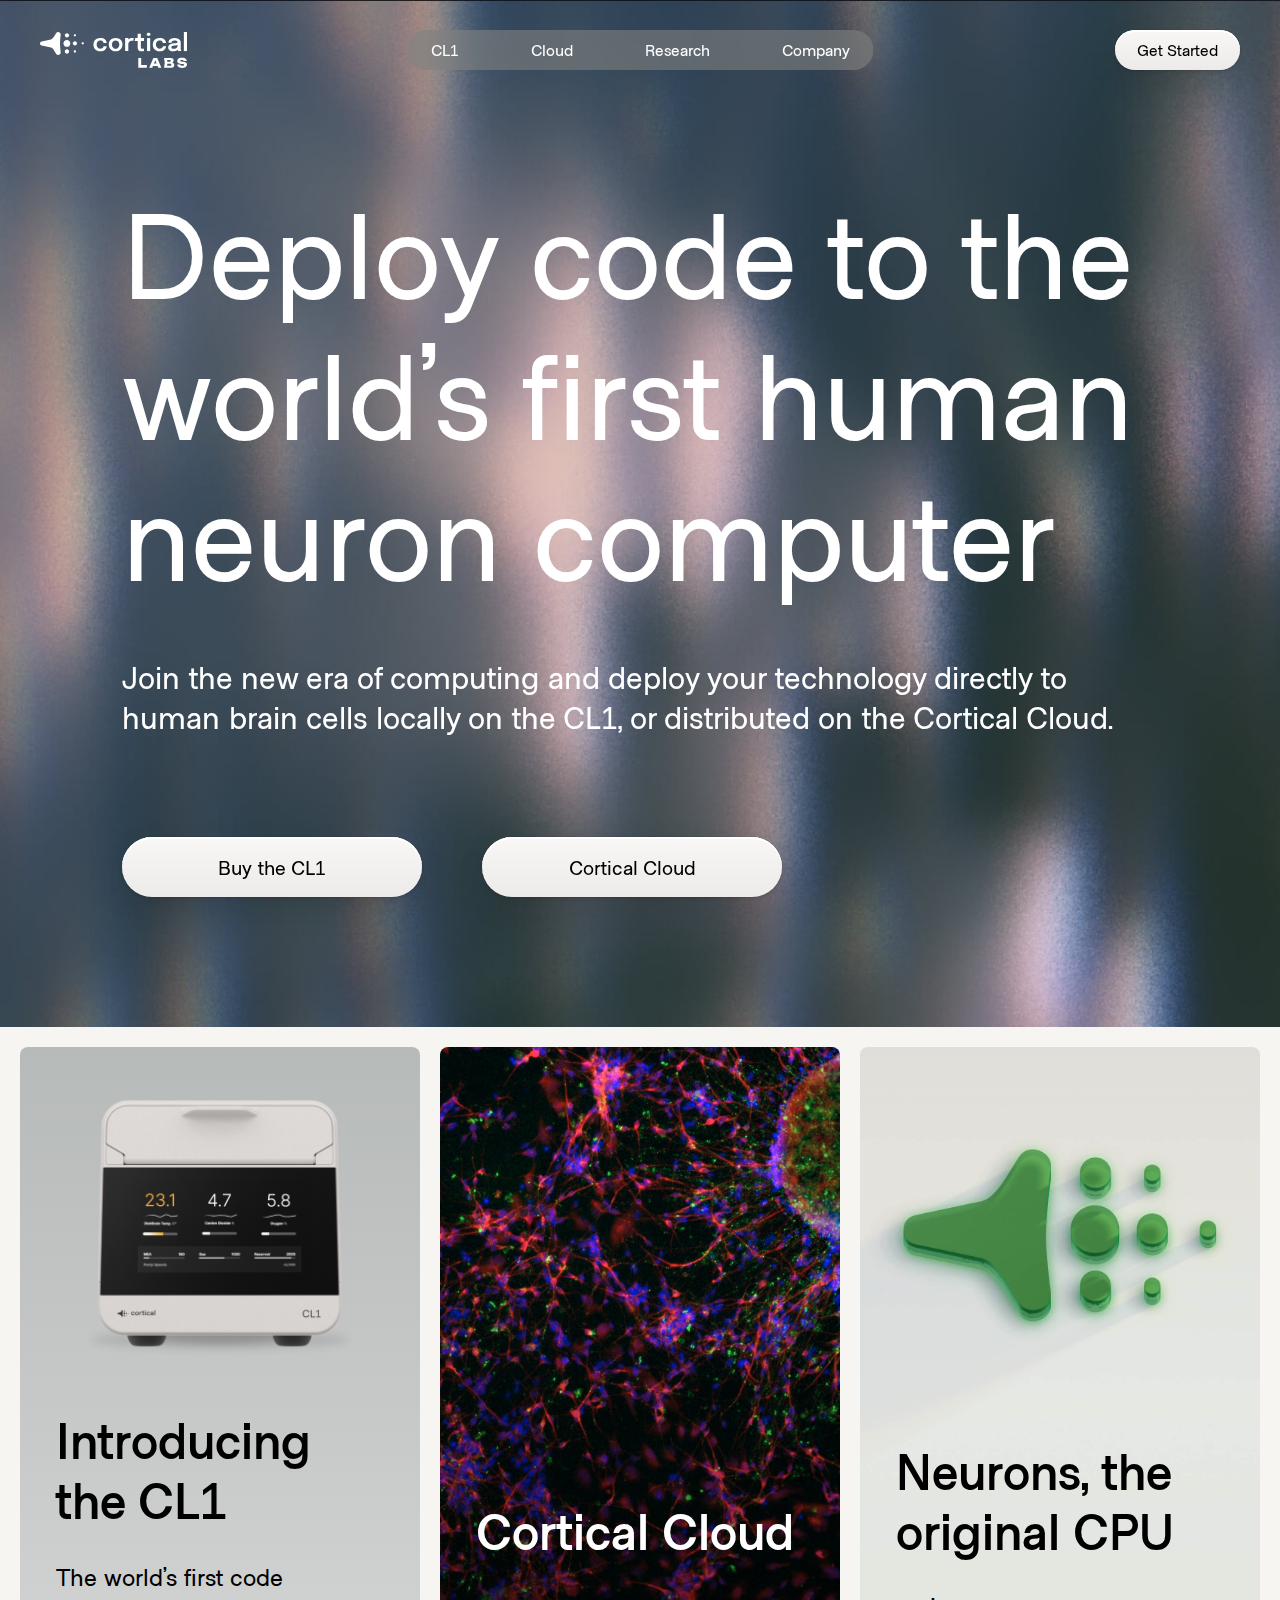
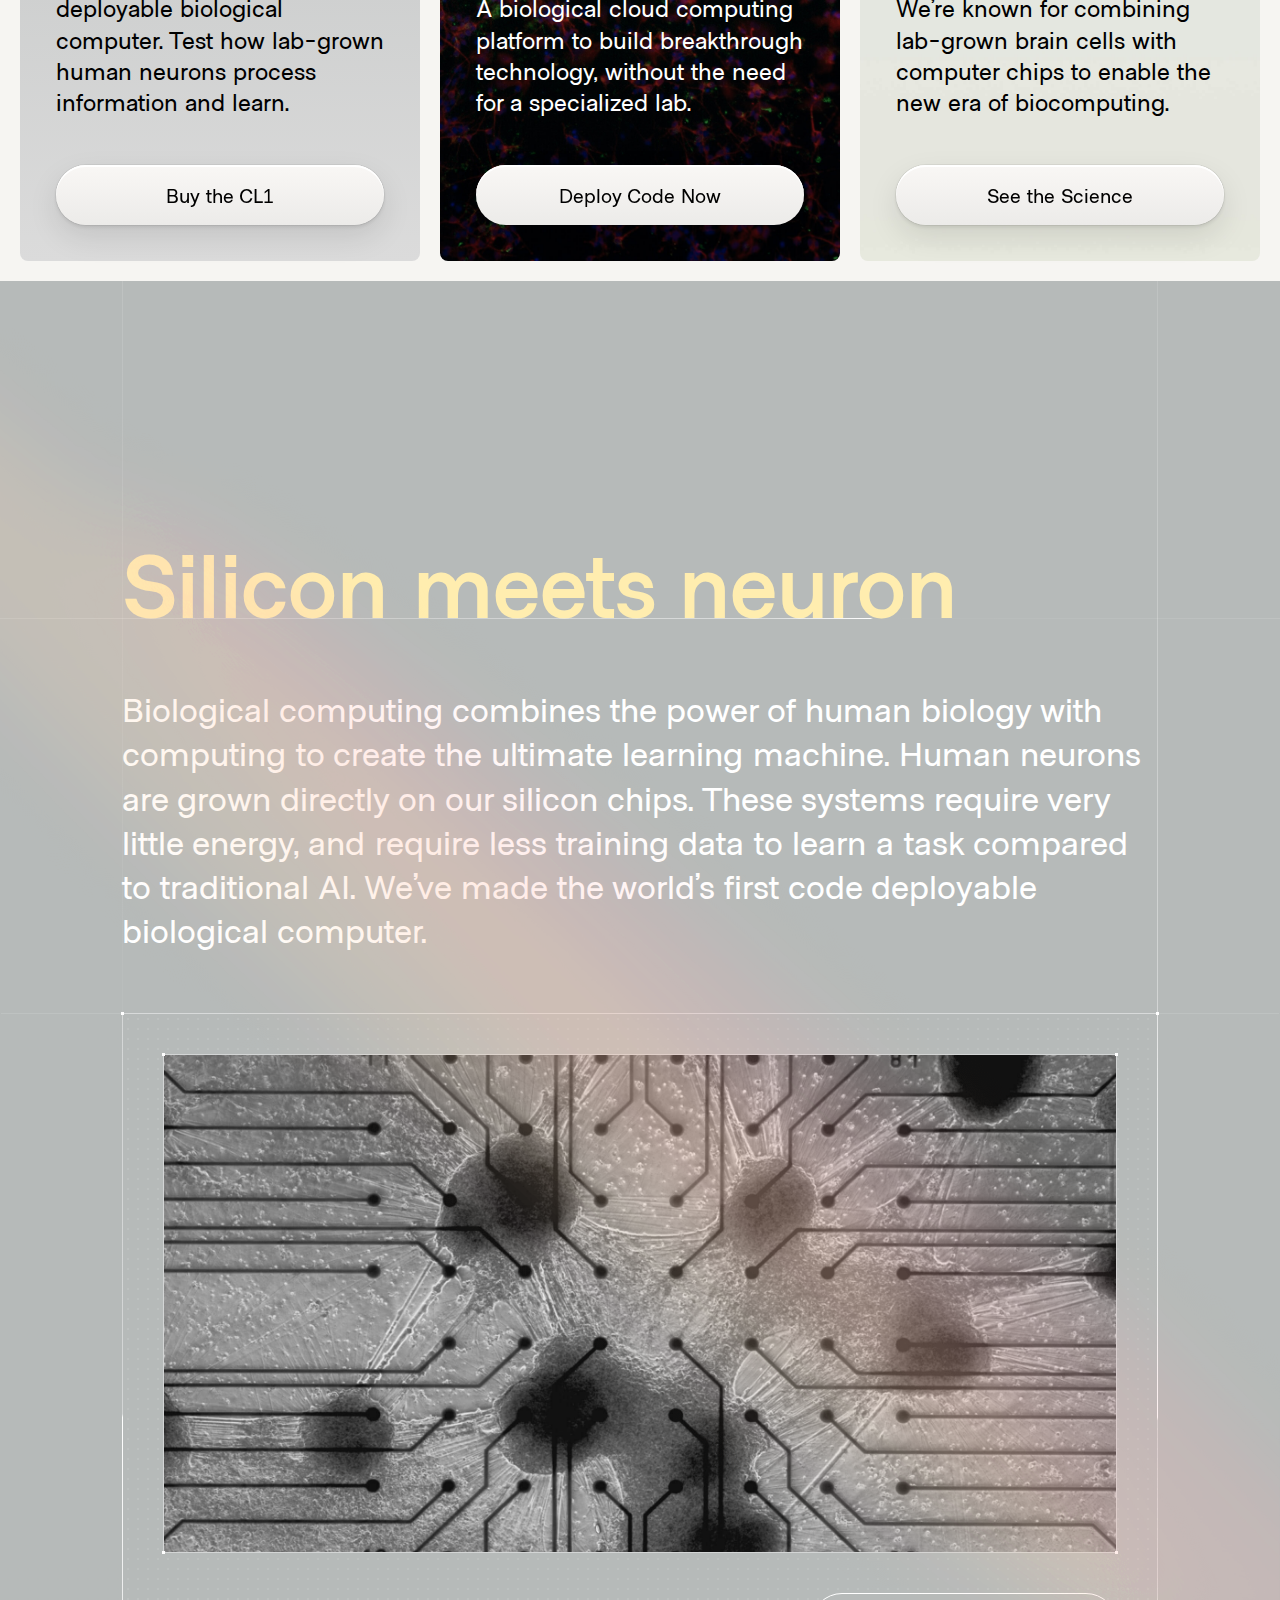
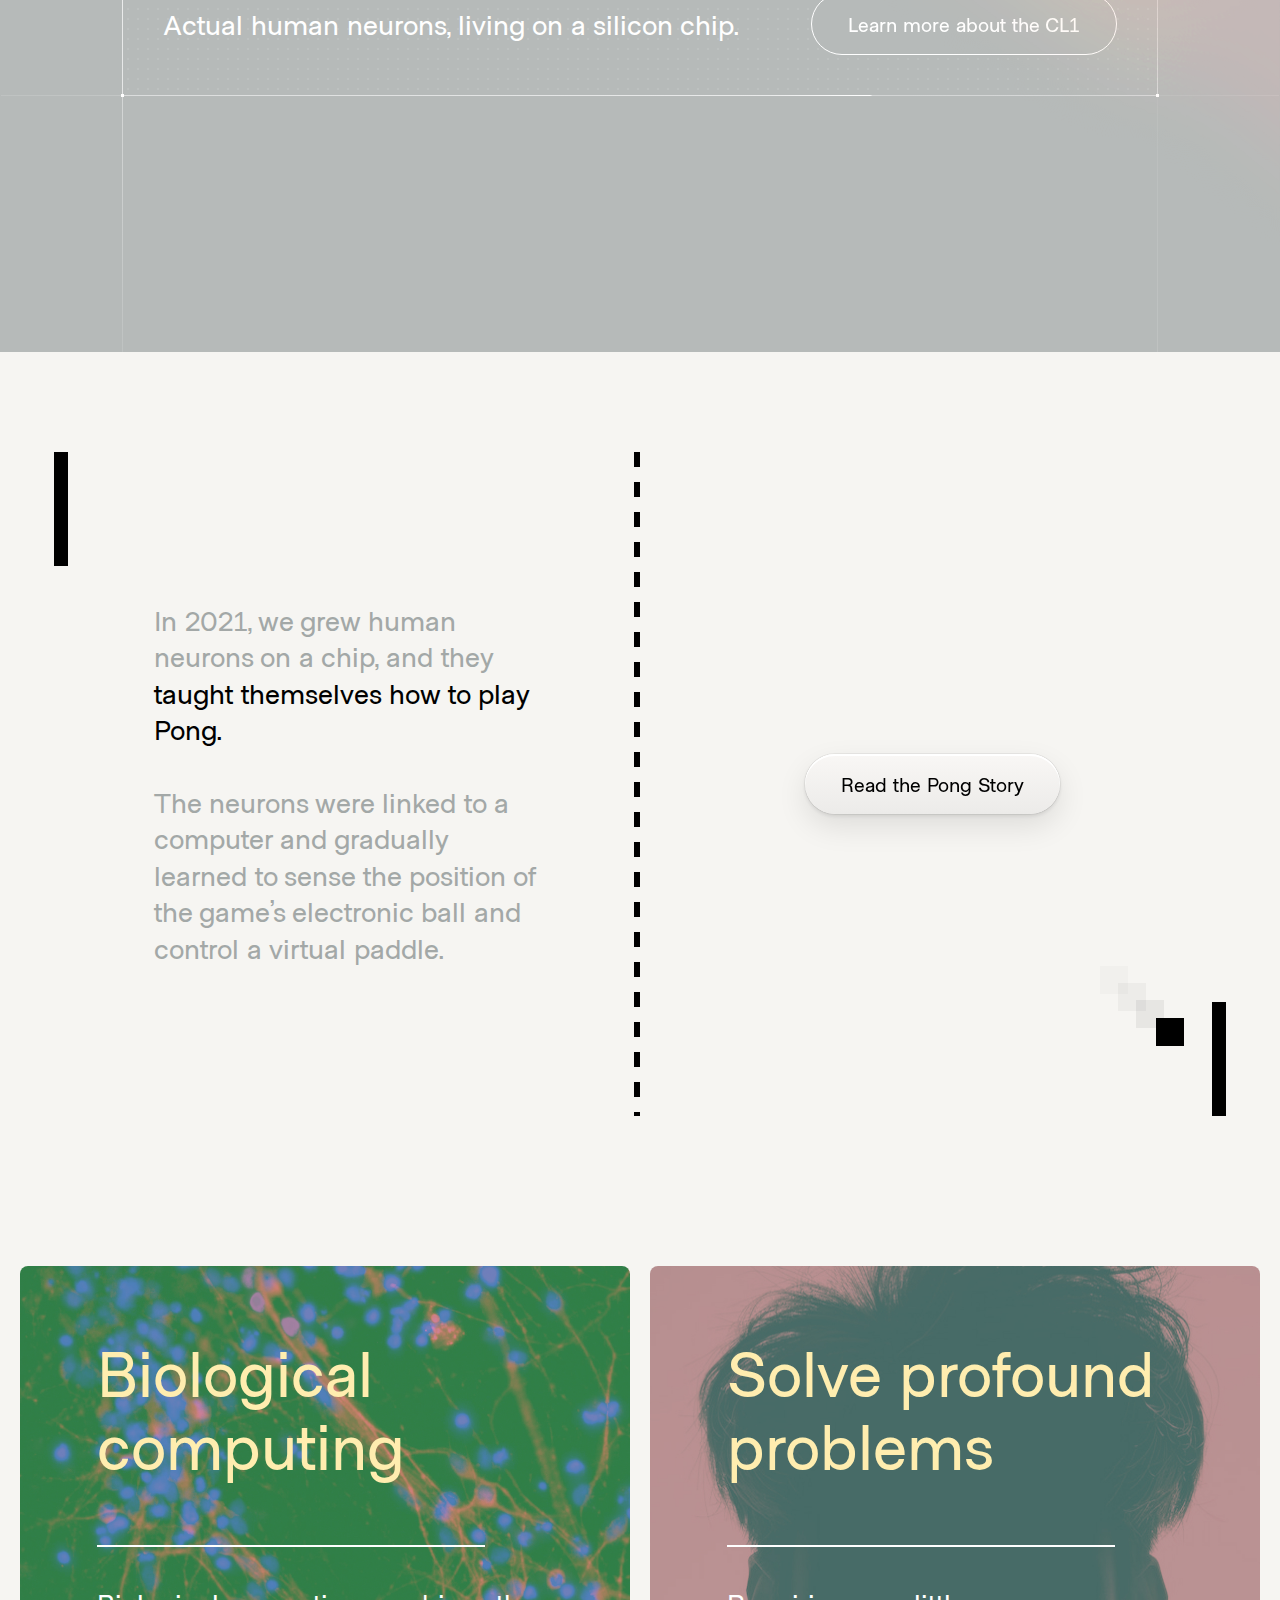
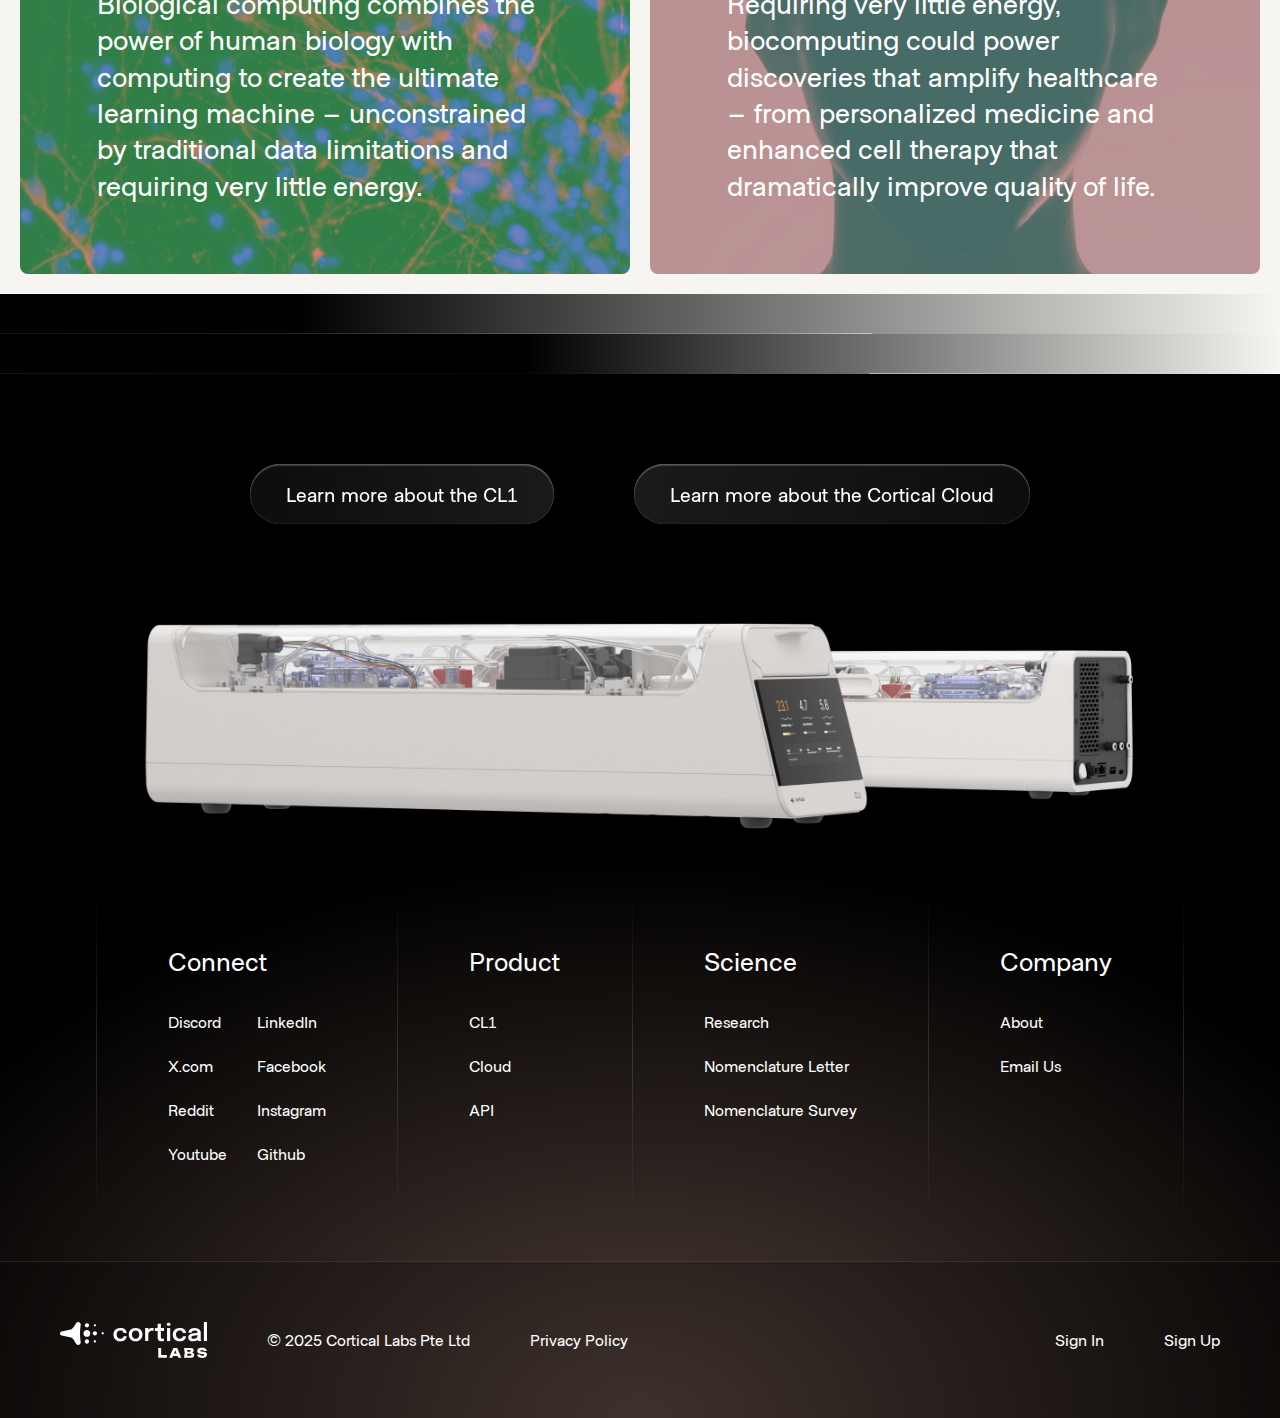
<file: index.html>
<!DOCTYPE html>
<html lang="en">
<head>
	<title>Cortical</title>
	<meta charset="utf-8">
	<link href="style.css" rel="stylesheet" type="text/css">
	<link rel="SHORTCUT ICON" href="/images/favicon.ico">
	<meta name="viewport" content="width=device-width, initial-scale=1, maximum-scale=3, minimum-scale=1, user-scalable=1">

	<meta property="og:title" content="Cortical Labs" />
	<meta property="og:description" content="" />
	<meta property="og:type" content="website" />
	<meta property="og:url" content="http://corticallabs.com" />
	<meta property="og:image" content="http://corticallabs.com/images/c-share.jpg" />
</head>
	<body>
		
		<header class="header">
      <div class="header-left">
        <a href="/">
          <svg width="147" height="36" viewBox="0 0 147 36" fill="none" xmlns="http://www.w3.org/2000/svg">
            <path d="M1.64353 13.5538C-0.547837 13.0495 -0.547844 9.91599 1.64352 9.41168L10.9749 7.40955C13.2803 6.87898 15.0777 2.54955 16.4133 0.820718C17.7942 -0.966836 20.9892 0.404142 20.6866 2.64583C20.2929 5.56304 19.9809 8.73971 19.9809 11.4828C19.9809 14.2258 20.2929 17.4025 20.6866 20.3197C20.9892 22.5614 17.7942 23.9324 16.4133 22.1448C15.0777 20.416 13.2803 16.0865 10.9749 15.556L1.64353 13.5538Z" fill="currentColor"/>
            <path d="M29.1065 3.34311C29.1065 4.54724 28.134 5.52338 26.9343 5.52338C25.7347 5.52338 24.7622 4.54724 24.7622 3.34311C24.7622 2.13898 25.7347 1.16284 26.9343 1.16284C28.134 1.16284 29.1065 2.13898 29.1065 3.34311Z" fill="currentColor"/>
            <path d="M36.0573 3.34311C36.0573 3.98531 35.5386 4.50592 34.8988 4.50592C34.259 4.50592 33.7403 3.98531 33.7403 3.34311C33.7403 2.70091 34.259 2.1803 34.8988 2.1803C35.5386 2.1803 36.0573 2.70091 36.0573 3.34311Z" fill="currentColor"/>
            <path d="M36.0573 19.4771C36.0573 20.1193 35.5386 20.6399 34.8988 20.6399C34.259 20.6399 33.7403 20.1193 33.7403 19.4771C33.7403 18.8349 34.259 18.3143 34.8988 18.3143C35.5386 18.3143 36.0573 18.8349 36.0573 19.4771Z" fill="currentColor"/>
            <path d="M43.8769 11.3374C43.8769 11.9796 43.3582 12.5002 42.7184 12.5002C42.0786 12.5002 41.56 11.9796 41.56 11.3374C41.56 10.6952 42.0786 10.1746 42.7184 10.1746C43.3582 10.1746 43.8769 10.6952 43.8769 11.3374Z" fill="currentColor"/>
            <path d="M30.2649 11.4101C30.2649 13.2966 28.7414 14.8259 26.8619 14.8259C24.9825 14.8259 23.4589 13.2966 23.4589 11.4101C23.4589 9.52363 24.9825 7.99434 26.8619 7.99434C28.7414 7.99434 30.2649 9.52363 30.2649 11.4101Z" fill="currentColor"/>
            <path d="M29.1065 19.4771C29.1065 20.6812 28.134 21.6574 26.9343 21.6574C25.7347 21.6574 24.7622 20.6812 24.7622 19.4771C24.7622 18.273 25.7347 17.2968 26.9343 17.2968C28.134 17.2968 29.1065 18.273 29.1065 19.4771Z" fill="currentColor"/>
            <path d="M37.0709 11.3374C37.0709 12.5416 36.0984 13.5177 34.8988 13.5177C33.6992 13.5177 32.7267 12.5416 32.7267 11.3374C32.7267 10.1333 33.6992 9.15715 34.8988 9.15715C36.0984 9.15715 37.0709 10.1333 37.0709 11.3374Z" fill="currentColor"/>
            <path d="M60.3418 19.3401C58.9864 19.3401 57.7884 19.0595 56.7477 18.4982C55.707 17.9369 54.8922 17.1478 54.3033 16.131C53.7144 15.1142 53.4199 13.9225 53.4199 12.5558C53.4199 11.1973 53.7144 10.0178 54.3033 9.01726C54.8922 8.0167 55.707 7.24797 56.7477 6.71108C57.7884 6.16606 58.9864 5.89355 60.3418 5.89355C61.3583 5.89355 62.2578 6.04404 63.0403 6.34503C63.8228 6.64601 64.4803 7.04867 65.0128 7.55302C65.5533 8.04923 65.9647 8.59832 66.2471 9.20029C66.5295 9.79412 66.6706 10.3879 66.6706 10.9818C66.6706 10.998 66.6706 11.0143 66.6706 11.0306C66.6706 11.0469 66.6706 11.0631 66.6706 11.0794H63.5123C63.5123 11.0387 63.5082 10.994 63.5002 10.9452C63.4921 10.8964 63.484 10.8476 63.476 10.7987C63.4114 10.3839 63.246 10.0097 62.9798 9.67616C62.7136 9.33451 62.3586 9.062 61.9149 8.85863C61.4712 8.65527 60.9347 8.55358 60.3055 8.55358C59.6359 8.55358 59.0227 8.70407 58.4661 9.00506C57.9175 9.2979 57.4778 9.74124 57.1471 10.3351C56.8244 10.9289 56.663 11.6692 56.663 12.5558C56.663 13.4344 56.8244 14.1828 57.1471 14.801C57.4698 15.4111 57.9054 15.8788 58.454 16.2042C59.0106 16.5215 59.6278 16.6801 60.3055 16.6801C61.0235 16.6801 61.6083 16.5703 62.0601 16.3506C62.52 16.1229 62.8669 15.8219 63.1008 15.4477C63.3348 15.0654 63.4679 14.6505 63.5002 14.2031H66.6706C66.6706 14.8051 66.5335 15.4111 66.2592 16.0212C65.9849 16.6232 65.5815 17.1763 65.0491 17.6807C64.5166 18.185 63.8551 18.5877 63.0645 18.8887C62.282 19.1896 61.3744 19.3401 60.3418 19.3401Z" fill="currentColor"/>
            <path d="M75.6209 19.3279C74.2656 19.3279 73.0716 19.0432 72.039 18.4738C71.0064 17.8962 70.1956 17.099 69.6067 16.0822C69.0258 15.0654 68.7354 13.9021 68.7354 12.5924C68.7354 11.2746 69.0258 10.1154 69.6067 9.11487C70.1956 8.10618 71.0064 7.31712 72.039 6.74769C73.0716 6.17827 74.2656 5.89355 75.6209 5.89355C76.9763 5.89355 78.1702 6.17827 79.2029 6.74769C80.2355 7.31712 81.0422 8.10618 81.6231 9.11487C82.212 10.1154 82.5065 11.2746 82.5065 12.5924C82.5065 13.9021 82.212 15.0654 81.6231 16.0822C81.0422 17.099 80.2355 17.8962 79.2029 18.4738C78.1702 19.0432 76.9763 19.3279 75.6209 19.3279ZM75.6209 16.7045C76.3551 16.7045 76.9964 16.5337 77.545 16.192C78.0936 15.8504 78.5212 15.3745 78.8277 14.7644C79.1343 14.1462 79.2876 13.4222 79.2876 12.5924C79.2876 11.7627 79.1343 11.0469 78.8277 10.4449C78.5212 9.83479 78.0936 9.36298 77.545 9.02946C76.9964 8.69594 76.3551 8.52918 75.6209 8.52918C74.8949 8.52918 74.2535 8.69594 73.6969 9.02946C73.1483 9.36298 72.7207 9.83479 72.4141 10.4449C72.1076 11.0469 71.9543 11.7627 71.9543 12.5924C71.9543 13.4222 72.1076 14.1462 72.4141 14.7644C72.7207 15.3745 73.1483 15.8504 73.6969 16.192C74.2535 16.5337 74.8949 16.7045 75.6209 16.7045Z" fill="currentColor"/>
            <path d="M85.1396 19.0717V6.11319H88.3222V10.4205L87.584 10.0056C87.6647 9.44433 87.8139 8.91557 88.0318 8.41936C88.2496 7.91501 88.54 7.47574 88.903 7.10155C89.2661 6.71922 89.7057 6.42231 90.2221 6.2108C90.7384 5.9993 91.3273 5.89355 91.9888 5.89355C92.5132 5.89355 92.9246 5.93423 93.2231 6.01557C93.5297 6.08878 93.7193 6.14979 93.7919 6.1986C93.6544 6.8949 93.2357 9.01429 93.2357 9.01429C93.2357 9.01429 92.3617 8.79762 91.7347 8.79762C91.0812 8.79762 90.5327 8.91151 90.0889 9.13928C89.6533 9.35891 89.3064 9.65989 89.0483 10.0422C88.7901 10.4164 88.6045 10.8313 88.4916 11.2868C88.3787 11.7342 88.3222 12.1816 88.3222 12.629V19.0717H85.1396Z" fill="currentColor"/>
            <path d="M100.301 19.1815C99.8246 19.092 99.389 18.9253 98.9937 18.6812C98.5984 18.4372 98.2797 18.0793 98.0377 17.6074C97.7957 17.1356 97.6746 16.5133 97.6746 15.7405C97.6746 15.5616 97.6746 15.3826 97.6746 15.2037C97.6746 15.0166 97.6746 14.8254 97.6746 14.6302V9.01429H94.6373L95.2219 6.11319H95.8716C96.2911 6.11319 96.6218 6.09692 96.8639 6.06438C97.1059 6.02371 97.2834 5.93423 97.3963 5.79594C97.5093 5.65765 97.5819 5.44208 97.6141 5.14923C97.6545 4.84825 97.6746 4.43338 97.6746 3.90463V1.8425H100.869V6.11319H104.02V9.01429H100.869V12.7681C100.869 13.0629 100.869 14.6302 101.004 15.8893C101.121 16.9898 103.287 16.6822 103.959 16.3914V19.0717C102.837 19.4886 101.471 19.4015 100.301 19.1815Z" fill="currentColor"/>
            <path d="M107.036 19.0717V6.11319H110.182V19.0717H107.036Z" fill="currentColor"/>
            <path d="M119.689 19.3401C118.334 19.3401 117.136 19.0595 116.095 18.4982C115.054 17.9369 114.24 17.1478 113.651 16.131C113.062 15.1142 112.767 13.9225 112.767 12.5558C112.767 11.1973 113.062 10.0178 113.651 9.01726C114.24 8.0167 115.054 7.24797 116.095 6.71108C117.136 6.16606 118.334 5.89355 119.689 5.89355C120.706 5.89355 121.605 6.04404 122.388 6.34503C123.17 6.64601 123.828 7.04867 124.36 7.55302C124.901 8.04923 125.312 8.59832 125.595 9.20029C125.877 9.79412 126.018 10.3879 126.018 10.9818C126.018 10.998 126.018 11.0143 126.018 11.0306C126.018 11.0469 126.018 11.0631 126.018 11.0794H122.86C122.86 11.0387 122.856 10.994 122.848 10.9452C122.84 10.8964 122.831 10.8476 122.823 10.7987C122.759 10.3839 122.593 10.0097 122.327 9.67616C122.061 9.33451 121.706 9.062 121.262 8.85863C120.819 8.65527 120.282 8.55358 119.653 8.55358C118.983 8.55358 118.37 8.70407 117.814 9.00506C117.265 9.2979 116.825 9.74124 116.495 10.3351C116.172 10.9289 116.01 11.6692 116.01 12.5558C116.01 13.4344 116.172 14.1828 116.495 14.801C116.817 15.4111 117.253 15.8788 117.801 16.2042C118.358 16.5215 118.975 16.6801 119.653 16.6801C120.371 16.6801 120.956 16.5703 121.408 16.3506C121.867 16.1229 122.214 15.8219 122.448 15.4477C122.682 15.0654 122.815 14.6505 122.848 14.2031H126.018C126.018 14.8051 125.881 15.4111 125.607 16.0212C125.332 16.6232 124.929 17.1763 124.397 17.6807C123.864 18.185 123.203 18.5877 122.412 18.8887C121.629 19.1896 120.722 19.3401 119.689 19.3401Z" fill="currentColor"/>
            <path d="M133.056 19.3401C132.096 19.3401 131.253 19.1896 130.527 18.8887C129.801 18.5795 129.232 18.1362 128.821 17.5586C128.41 16.9811 128.204 16.2856 128.204 15.4721C128.204 14.5854 128.442 13.8574 128.918 13.2879C129.402 12.7104 130.051 12.267 130.866 11.9579C131.681 11.6407 132.584 11.4373 133.577 11.3478C135.045 11.2014 136.07 11.0631 136.65 10.933C137.239 10.7947 137.534 10.575 137.534 10.2741C137.534 10.2659 137.534 10.2619 137.534 10.2619C137.534 10.2537 137.534 10.2497 137.534 10.2497C137.534 9.68023 137.28 9.24096 136.771 8.93184C136.263 8.62273 135.545 8.46817 134.617 8.46817C133.641 8.46817 132.891 8.64306 132.367 8.99285C131.85 9.33451 131.592 9.87953 131.592 10.6279H128.446C128.446 9.61109 128.712 8.75288 129.245 8.0533C129.785 7.34559 130.523 6.8087 131.459 6.44264C132.395 6.07658 133.456 5.89355 134.642 5.89355C135.747 5.89355 136.759 6.06031 137.679 6.39383C138.599 6.72735 139.337 7.2317 139.894 7.90688C140.45 8.58205 140.729 9.42399 140.729 10.4327C140.729 10.6035 140.729 10.7743 140.729 10.9452C140.729 11.116 140.729 11.2868 140.729 11.4577V16.3384C140.729 16.6476 140.737 16.9526 140.753 17.2536C140.777 17.5464 140.821 17.8108 140.886 18.0467C140.967 18.307 141.063 18.5267 141.176 18.7056C141.289 18.8846 141.378 19.0066 141.442 19.0717H138.296C138.24 19.0147 138.159 18.9049 138.054 18.7422C137.957 18.5714 137.869 18.3762 137.788 18.1565C137.707 17.9125 137.647 17.6522 137.606 17.3756C137.566 17.0909 137.546 16.7777 137.546 16.4361L138.175 16.8753C137.933 17.3715 137.562 17.8067 137.062 18.1809C136.57 18.547 135.981 18.8317 135.295 19.0351C134.609 19.2384 133.863 19.3401 133.056 19.3401ZM133.831 16.8143C134.492 16.8143 135.106 16.7004 135.67 16.4727C136.235 16.2449 136.691 15.8951 137.038 15.4233C137.385 14.9433 137.558 14.3292 137.558 13.5808V11.8481L138.333 12.7267C137.816 12.9219 137.195 13.0846 136.469 13.2147C135.743 13.3368 135.009 13.4344 134.267 13.5076C133.315 13.5971 132.597 13.7638 132.113 14.0079C131.637 14.2519 131.399 14.6505 131.399 15.2037C131.399 15.7405 131.6 16.1432 132.004 16.4117C132.407 16.6801 133.016 16.8143 133.831 16.8143Z" fill="currentColor"/>
            <path d="M146.999 0V19.0717H143.865V0H146.999Z" fill="currentColor"/>
            <path d="M107.266 3.61621C107.653 3.89279 108.105 4.03108 108.621 4.03108C109.129 4.03108 109.573 3.89279 109.952 3.61621C110.332 3.3315 110.521 2.93697 110.521 2.43262C110.521 1.93641 110.332 1.55001 109.952 1.27343C109.573 0.996856 109.129 0.858567 108.621 0.858567C108.105 0.858567 107.653 0.996856 107.266 1.27343C106.887 1.55001 106.697 1.93641 106.697 2.43262C106.697 2.93697 106.887 3.3315 107.266 3.61621Z" fill="currentColor"/>
            <path d="M101.19 25.9197V34.4227L99.8826 33.0559H106.842V35.7763H98.2891V25.9197H101.19Z" fill="currentColor"/>
            <path d="M112.039 34.0021V31.5577H118.439V34.0021H112.039ZM117.206 25.9197L121.389 35.7763H118.289L114.903 27.2471H115.687L112.288 35.7763H109.201L113.372 25.9197H117.206Z" fill="currentColor"/>
            <path d="M130.846 30.9663L131.082 30.4143C131.788 30.4318 132.377 30.5501 132.85 30.7692C133.323 30.9794 133.676 31.2729 133.908 31.6497C134.141 32.0264 134.257 32.4689 134.257 32.977C134.257 33.5115 134.141 33.9934 133.908 34.4227C133.684 34.8432 133.34 35.1762 132.875 35.4215C132.41 35.658 131.833 35.7763 131.145 35.7763H124.036L124.745 30.7166L124.036 25.9197H130.883C131.746 25.9197 132.419 26.1344 132.9 26.5637C133.39 26.9842 133.635 27.5712 133.635 28.3247C133.635 28.7453 133.543 29.1439 133.361 29.5207C133.186 29.8974 132.892 30.2172 132.477 30.48C132.07 30.7341 131.526 30.8962 130.846 30.9663ZM126.874 35.0929L125.766 33.6999H130.286C130.609 33.6999 130.862 33.6166 131.045 33.4502C131.228 33.2749 131.319 33.034 131.319 32.7273C131.319 32.4382 131.223 32.2017 131.033 32.0177C130.842 31.8249 130.564 31.7285 130.198 31.7285H126.439V29.7046H129.788C130.045 29.7046 130.261 29.6214 130.435 29.4549C130.609 29.2885 130.696 29.0694 130.696 28.7978C130.696 28.57 130.618 28.3817 130.46 28.2327C130.31 28.075 130.095 27.9962 129.812 27.9962H125.779L126.874 26.6031L127.509 30.7166L126.874 35.0929Z" fill="currentColor"/>
            <path d="M137.189 32.5434H140.128C140.161 32.7711 140.264 32.9727 140.439 33.1479C140.621 33.3144 140.866 33.4458 141.173 33.5422C141.48 33.6298 141.841 33.6736 142.256 33.6736C142.829 33.6736 143.273 33.6035 143.589 33.4633C143.912 33.3231 144.074 33.1085 144.074 32.8193C144.074 32.6178 143.983 32.4557 143.8 32.3331C143.618 32.2017 143.257 32.114 142.717 32.0702L141.074 31.9257C139.729 31.8205 138.754 31.5139 138.148 31.0057C137.55 30.4888 137.252 29.7966 137.252 28.9293C137.252 28.2196 137.447 27.6282 137.837 27.1551C138.227 26.6732 138.77 26.3096 139.468 26.0643C140.165 25.8189 140.987 25.6963 141.933 25.6963C142.846 25.6963 143.655 25.8321 144.36 26.1037C145.074 26.3753 145.639 26.7608 146.054 27.2602C146.477 27.7508 146.709 28.3247 146.751 28.9818H143.813C143.779 28.7891 143.684 28.6226 143.526 28.4824C143.377 28.3335 143.161 28.2196 142.879 28.1407C142.597 28.0619 142.261 28.0224 141.871 28.0224C141.356 28.0224 140.945 28.0882 140.638 28.2196C140.339 28.351 140.19 28.5481 140.19 28.811C140.19 29.0037 140.277 29.1614 140.451 29.2841C140.634 29.4068 140.966 29.49 141.447 29.5338L143.252 29.6915C144.149 29.7616 144.871 29.9105 145.419 30.1383C145.975 30.3574 146.377 30.6596 146.626 31.0451C146.875 31.4219 147 31.8994 147 32.4776C147 33.1786 146.801 33.7962 146.402 34.3307C146.004 34.8564 145.444 35.2682 144.722 35.566C144.008 35.8552 143.169 35.9997 142.207 35.9997C141.219 35.9997 140.352 35.8552 139.605 35.566C138.858 35.2769 138.272 34.8739 137.849 34.357C137.426 33.8313 137.206 33.2267 137.189 32.5434Z" fill="currentColor"/>
          </svg>
        </a>
      </div>
      <div class="header-middle">
        <nav class="header-nav">
          <a href="/cl1.html">CL1</a>
          <a href="/cloud.html">Cloud</a>
          <a href="/research.html">Research</a>
          <a href="/about.html">Company</a>
        </nav>
      </div>
      <div class="header-right">
        <a href="" class="button small">Get Started</a>
      </div>
    </header>

    <section class="hero-home">
      <div class="hero-home-bg" data-us-project="YN54oWk29u0hL5n6gSi0"></div>
      <div class="hero-home-body">
        <h1>
          Deploy code to the world’s first human neuron computer
        </h1>
        <p>
          Join the new era of computing and deploy your technology directly to human brain cells locally on the CL1, or distributed on the Cortical Cloud.
        </p>
      </div>
      <div class="hero-home-buttons">
        <a href="" class="button">Buy the CL1</a>
        <a href="" class="button">Cortical Cloud</a>
      </div>
    </section>

    <section class="section-cta-cards">
      <div class="cta-card cta-cl1">
        <img src="images/card-device.png" alt="CL1 Device" height="278" />
        <div class="cta-card-body">
          <div class="cta-card-title">
            Introducing the CL1
          </div>
          <p>
            The world’s first code deployable biological computer. Test how lab-grown human neurons process information and learn.
          </p>
        </div>
        <a href="" class="button">Buy the CL1</a>
      </div>

      <div class="cta-card cta-cloud light">
        <div class="cta-card-body">
          <div class="cta-card-title">
            Cortical Cloud
          </div>
          <p>
            A biological cloud computing platform to build breakthrough technology, without the need for a specialized lab.
          </p>
        </div>
        <a href="" class="button">Deploy Code Now</a>
      </div>

      <div class="cta-card cta-science">
        <div class="cta-card-body">
          <div class="cta-card-title">
            Neurons, the original CPU
          </div>
          <p>
            We’re known for combining lab-grown brain cells with computer chips to enable the new era of biocomputing.
          </p>
        </div>
        <a href="" class="button">See the Science</a>
      </div>
    </section>

    <div class="clip-width">

      <section class="section-on-chip">
        <div class="section-on-chip-body">
          <div class="section-on-chip-title">
            <h3>
              Silicon meets neuron
            </h3>
            <div class="line horz b"></div>
          </div>
          
          
          <p class="section-on-chip-description">
            Biological computing combines the power of human biology with computing to create the ultimate learning machine. Human neurons are grown directly on our silicon chips. These systems require very little energy, and require less training data to learn a task compared to traditional AI. We’ve made the world’s first code deployable biological computer.
          </p>
          <div class="section-on-chip-figure">
            <div class="section-on-chip-figure-image">
              <img src="images/neuron-on-chip.jpg" alt="Neurons living on a silicon chip" />
              
              <div class="dot tl"></div>
              <div class="dot tr"></div>
              <div class="dot bl"></div>
              <div class="dot br"></div>
            </div>
            <div class="section-on-chip-figure-bottom">
              <p class="section-on-chip-figure-caption">
                Actual human neurons, living on a silicon chip.
              </p>
              <a href="" class="button outline">Learn more about the CL1</a>
            </div>

            <div class="dot tl"></div>
            <div class="dot tr"></div>
            <div class="dot bl"></div>
            <div class="dot br"></div>
            <div class="line horz t"></div>
            <div class="line horz b"></div>
          </div>

          <div class="line vert l"></div>
          <div class="line vert r"></div>
        </div>

        <div class="section-on-chip-flare"></div>
      </section>

      <section class="section-pong">
        <div class="section-pong-body">
          <div class="paddle paddle-left"></div>
          <div class="paddle paddle-right"></div>
          <div class="ball-wrap">
            <div class="ball ball-1"></div><div class="ball ball-2"></div><div class="ball ball-3"></div><div class="ball ball-4"></div>
          </div>
          
          <div class="section-pong-left">
            <div class="divider"></div>
            <p>
              In 2021, we grew human neurons on a chip, and they <strong>taught themselves how to play Pong.</strong>
              <br /><br />
              The neurons were linked to a computer and gradually learned to sense the position of the game’s electronic ball and control a virtual paddle.
            </p>
          </div>
          <div class="section-pong-right">
            <div><a href="" class="button">Read the Pong Story</a></div>
          </div>
        </div>
      </section>
      
    </div>

    <section class="section-info-cards">
      <div class="info-card ic-bio">
        <div class="info-card-body">
          <div class="info-card-title">
            Biological computing
          </div>
          <p>
            Biological computing combines the power of human biology with computing to create the ultimate learning machine – unconstrained by traditional data limitations and requiring very little energy.
          </p>
        </div>
      </div>

      <div class="info-card ic-solve">
        <div class="info-card-body">
          <div class="info-card-title">
            Solve profound problems
          </div>
          <p>
            Requiring very little energy, biocomputing could power discoveries that amplify healthcare – from personalized medicine and enhanced cell therapy that dramatically improve quality of life.
          </p>
        </div>
      </div>
    </section>
    
    <section class="site-footer">
      <div class="horz-grads">
        <div class="horz-grads-grad1"></div>
        <div class="horz-grads-grad2"></div>
      </div>

      <div class="site-footer-ctas">
        <a href="/cl1.html" class="button dark">Learn more about the CL1</a>
        <a href="/cloud.html" class="button dark">Learn more about the Cortical Cloud</a>
      </div>

      <div class="site-footer-device">
        <img src="images/footer-device.jpg" alt="CL1 Device" />
      </div>

      <div class="site-footer-link-lists">
        <div class="site-footer-link-list">
          <div class="site-footer-link-list-title">
            Connect
          </div>
          <nav>
            <span class="site-footer-link-items">
              <a href="https://discord.com/invite/XHnmQtrzDn">Discord</a>
              <a href="https://x.com/corticallabs">X.com</a>
              <a href="https://www.reddit.com/r/corticallabs/?rdt=52977">Reddit</a>
              <a href="https://www.youtube.com/channel/UCq4mqLeGRdq47sHumYMIDJw">Youtube</a>
            </span>
            <span class="site-footer-link-items">
              <a href="https://www.linkedin.com/company/cclabs-ai/">LinkedIn</a>
              <a href="https://www.facebook.com/people/Cortical-Labs/100054319849172/">Facebook</a>           
              <a href="https://www.instagram.com/corticallabs/">Instagram</a>
              <a href="https://github.com/cortical-labs">Github</a>
            </span>
          </nav>
        </div>

        <div class="site-footer-link-list">
          <div class="site-footer-link-list-title">
            Product
          </div>
          <nav class="site-footer-link-items">
            <a href="/cl1.html">CL1</a>
            <a href="/cloud.html">Cloud</a>
            <a href="https://github.com/Cortical-Labs/cl-api-doc/">API</a>
          </nav>
        </div>

        <div class="site-footer-link-list">
          <div class="site-footer-link-list-title">
            Science
          </div>
          <nav class="site-footer-link-items">
            <a href="/research.html">Research</a>
            <a href="https://corticallabs.com/readings/papers/Towards%20a%20Nomenclature%20Consensus.pdf">Nomenclature Letter</a>
            <a href="https://www.surveymonkey.com/r/SZMPM8W">Nomenclature Survey</a>
          </nav>
        </div>

        <div class="site-footer-link-list">
          <div class="site-footer-link-list-title">
            Company
          </div>
          <nav class="site-footer-link-items">
            <a href="/about.html">About</a>
            <a href="mailto:info@corticallabs.com">Email Us</a>
          </nav>
        </div>
      </div>

      <div class="site-footer-bottom">
        <div class="site-footer-bottom-left">
          <a href="/"><img src="images/cortical-logo.svg" alt="Cortical Logo" /></a>
          <span>© 2025 Cortical Labs Pte Ltd</span>
          <a href="https://corticallabs.com/privacy.pdf">Privacy Policy</a>
        </div>
        <div class="site-footer-bottom-right">
          <a href="">Sign In</a>
          <a href="">Sign Up</a>
        </div>
      </div>
    </section>

    <script src="js/global.js"></script>
    <script src="js/index.js"></script>
    <!-- <script async src="https://www.googletagmanager.com/gtag/js?id=G-189SFYMKK6"></script>
    <script>
      window.dataLayer = window.dataLayer || [];
      function gtag(){dataLayer.push(arguments);}
      gtag('js', new Date());

      gtag('config', 'G-189SFYMKK6');
    </script> -->

  </body>
</html>
</file>
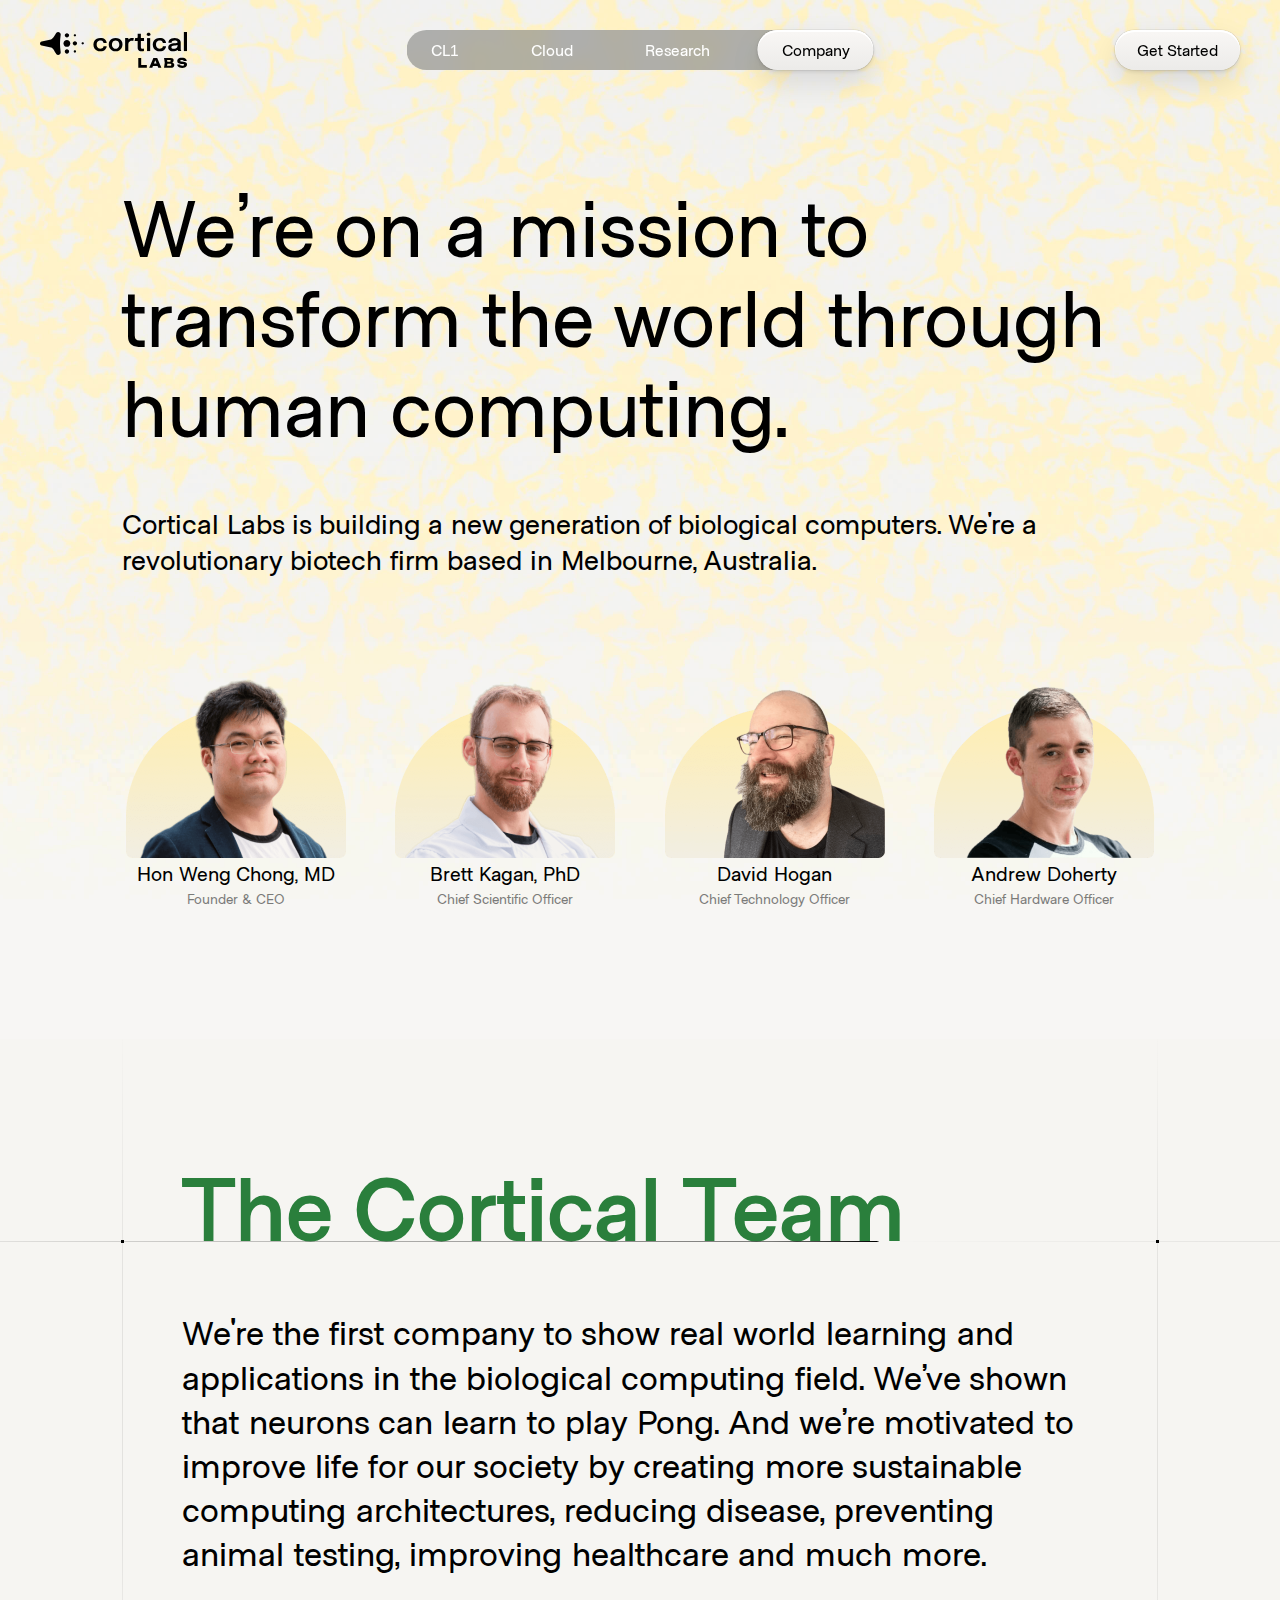
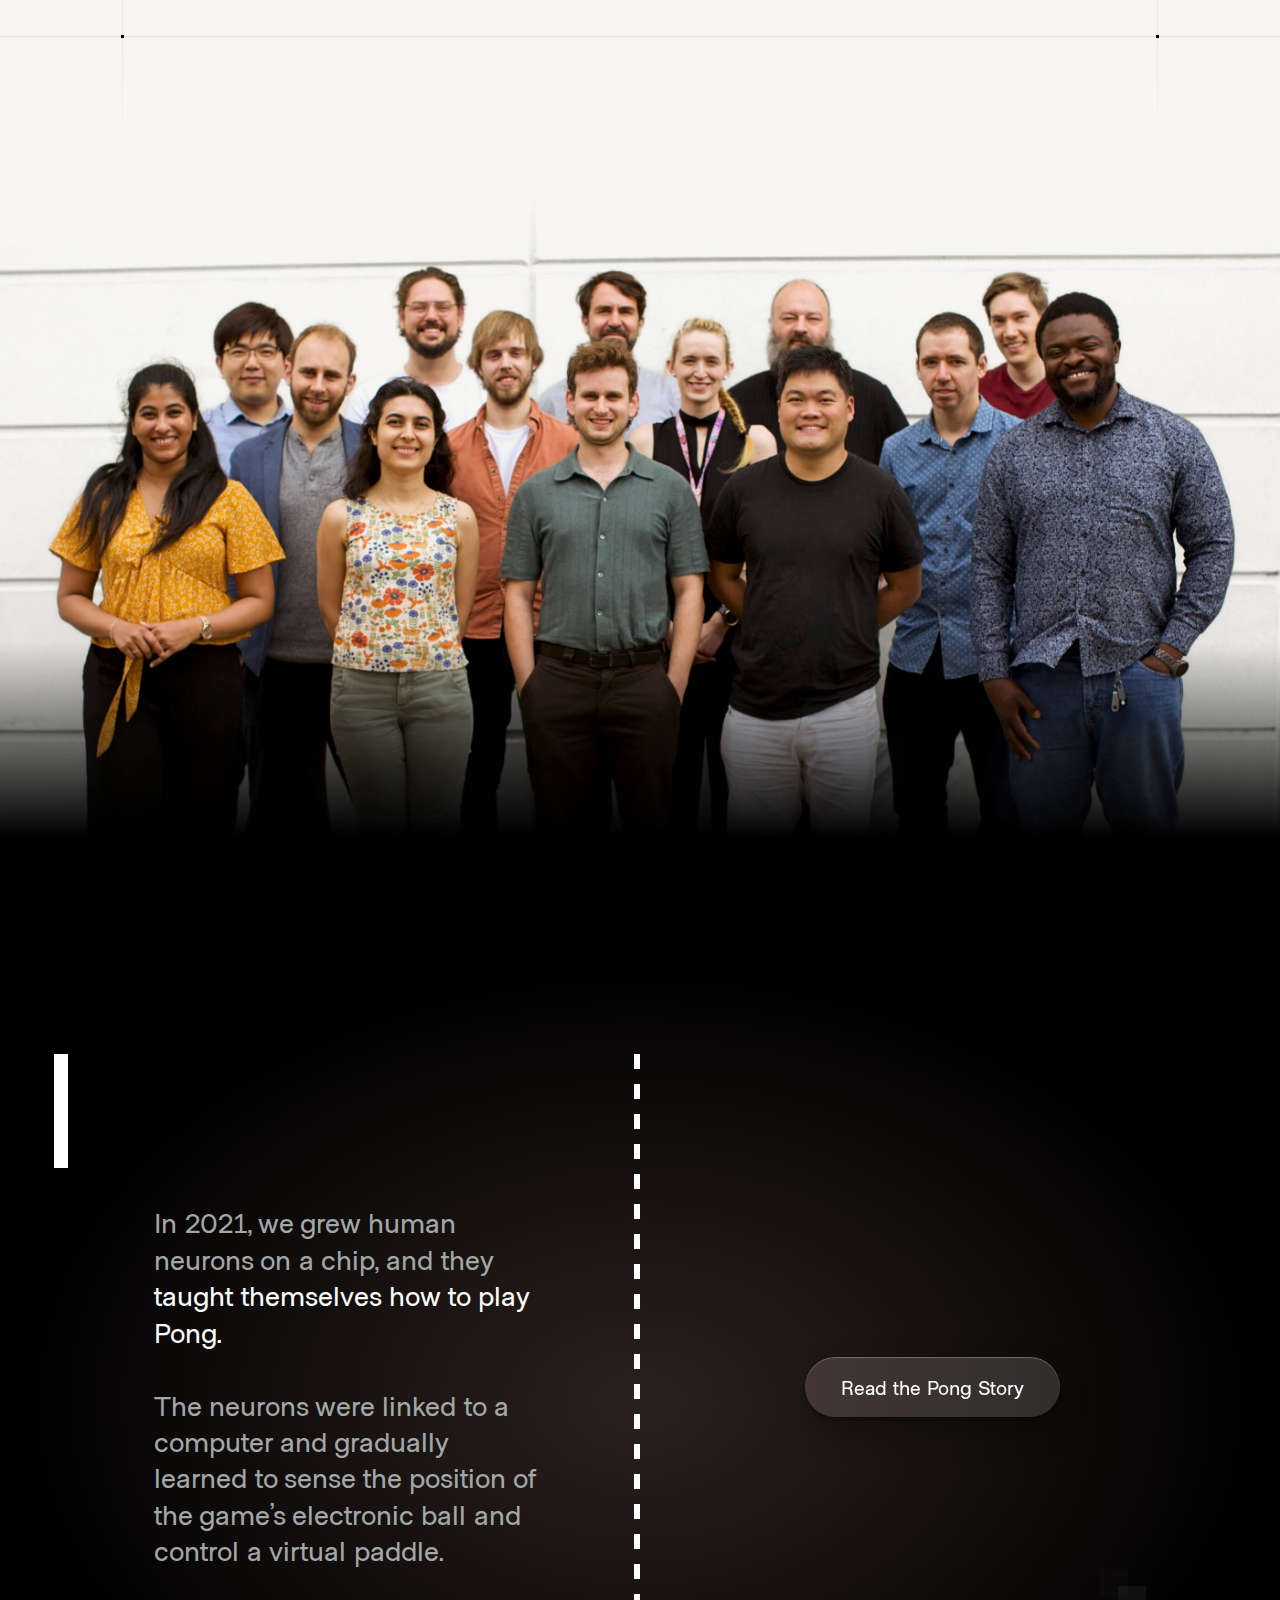
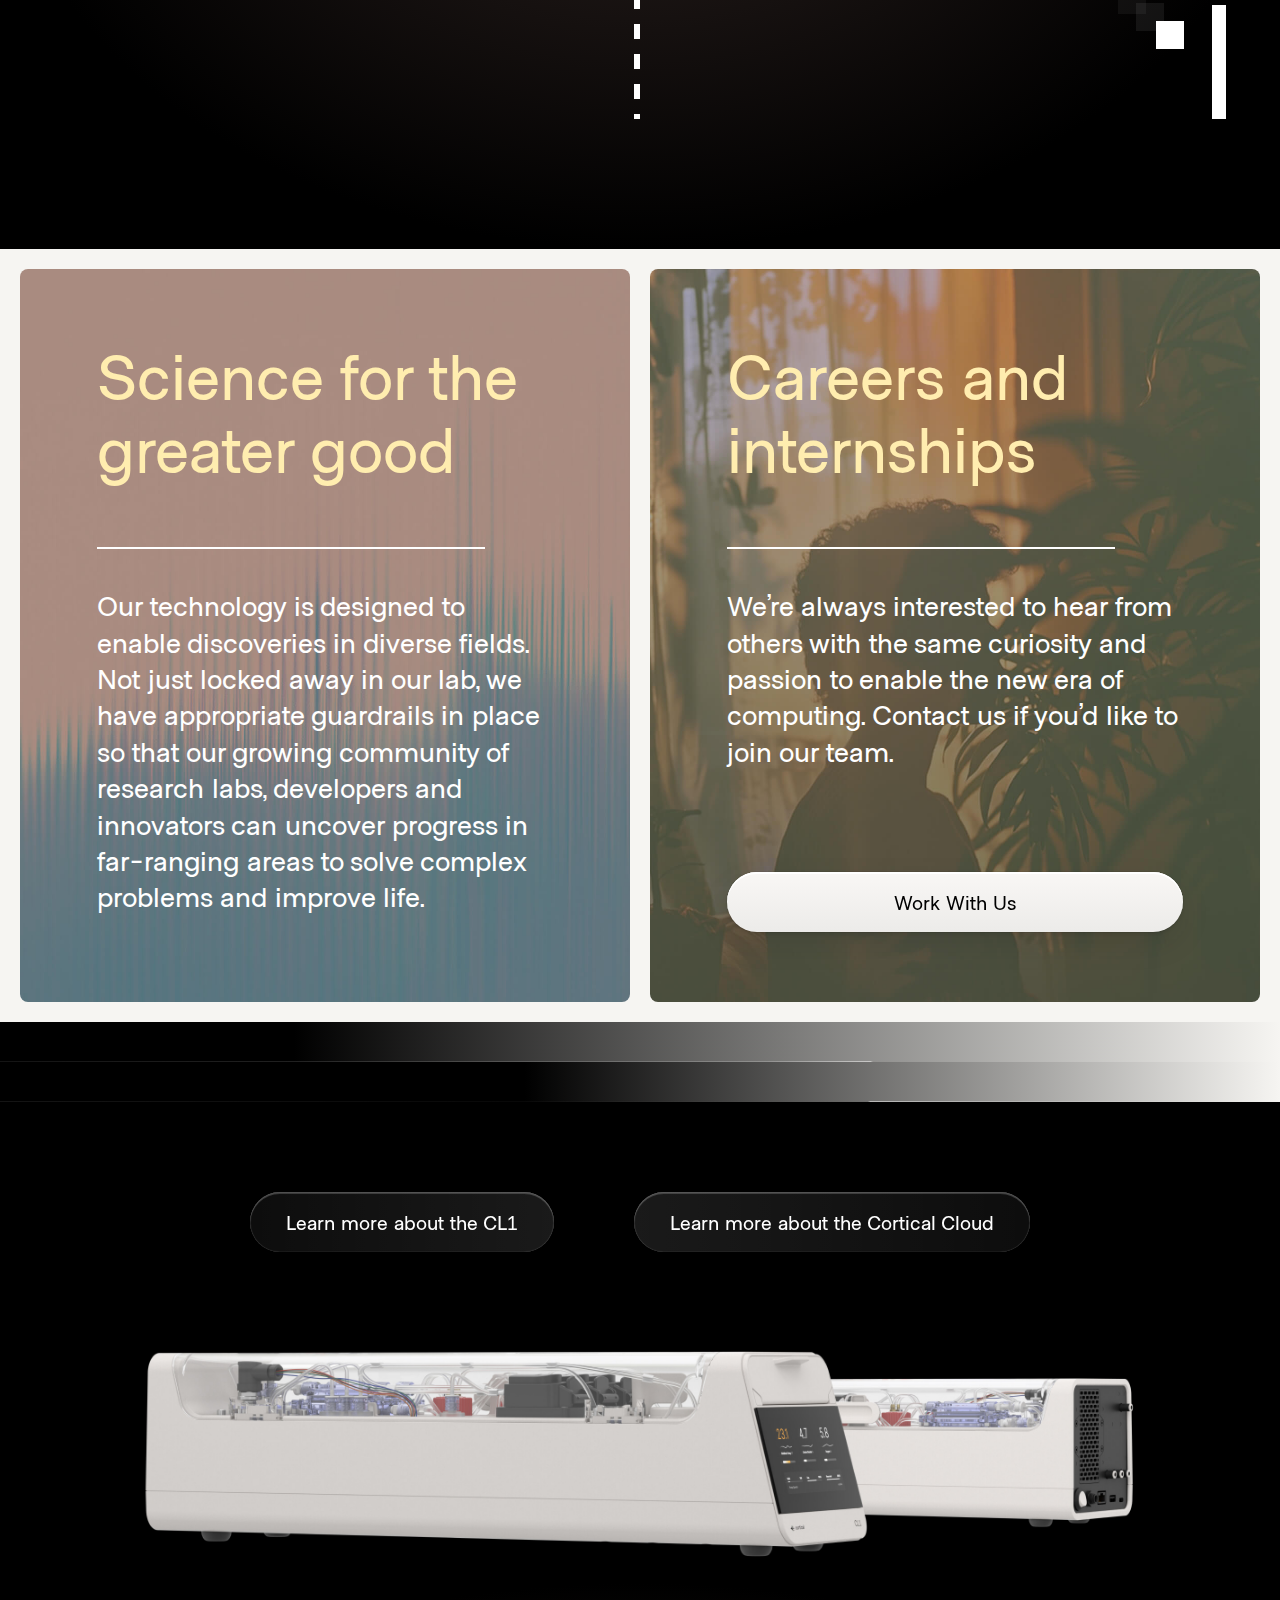
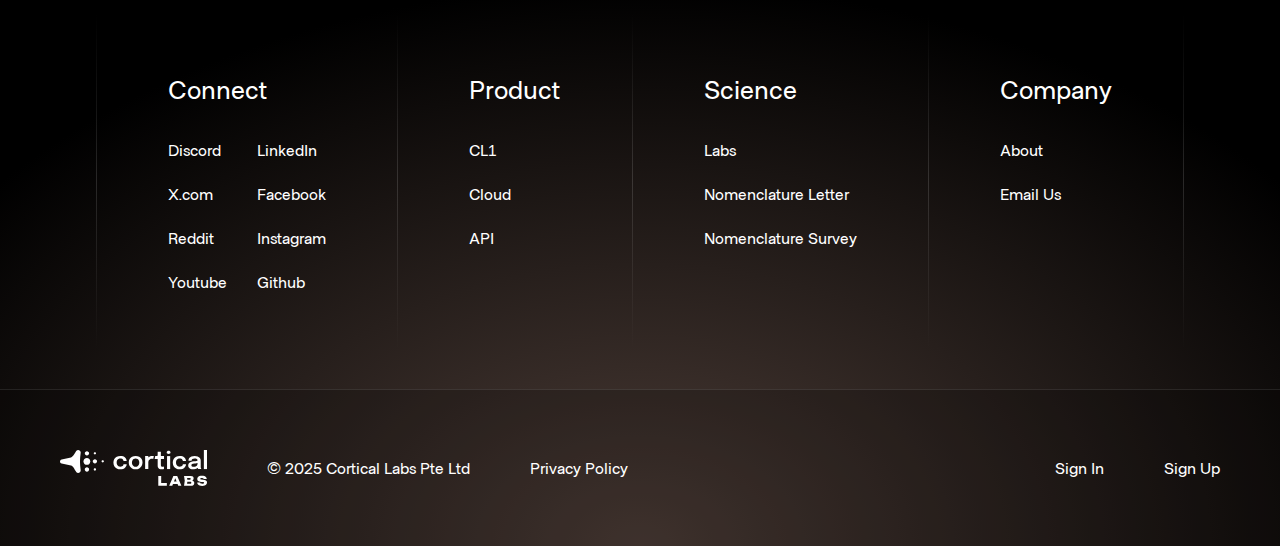
<file: about.html>
<!DOCTYPE html>
<html lang="en">
<head>
	<title>Cortical</title>
	<meta charset="utf-8">
	<link href="style.css" rel="stylesheet" type="text/css">
	<link rel="SHORTCUT ICON" href="/images/favicon.ico">
	<meta name="viewport" content="width=device-width, initial-scale=1, maximum-scale=3, minimum-scale=1, user-scalable=1">

	<meta property="og:title" content="Cortical Labs" />
	<meta property="og:description" content="" />
	<meta property="og:type" content="website" />
	<meta property="og:url" content="http://corticallabs.com" />
	<meta property="og:image" content="http://corticallabs.com/images/c-share.jpg" />
</head>
	<body>
		
		<header class="header">
      <div class="header-left dark">
        <a href="/">
          <svg width="147" height="36" viewBox="0 0 147 36" fill="none" xmlns="http://www.w3.org/2000/svg">
            <path d="M1.64353 13.5538C-0.547837 13.0495 -0.547844 9.91599 1.64352 9.41168L10.9749 7.40955C13.2803 6.87898 15.0777 2.54955 16.4133 0.820718C17.7942 -0.966836 20.9892 0.404142 20.6866 2.64583C20.2929 5.56304 19.9809 8.73971 19.9809 11.4828C19.9809 14.2258 20.2929 17.4025 20.6866 20.3197C20.9892 22.5614 17.7942 23.9324 16.4133 22.1448C15.0777 20.416 13.2803 16.0865 10.9749 15.556L1.64353 13.5538Z" fill="currentColor"/>
            <path d="M29.1065 3.34311C29.1065 4.54724 28.134 5.52338 26.9343 5.52338C25.7347 5.52338 24.7622 4.54724 24.7622 3.34311C24.7622 2.13898 25.7347 1.16284 26.9343 1.16284C28.134 1.16284 29.1065 2.13898 29.1065 3.34311Z" fill="currentColor"/>
            <path d="M36.0573 3.34311C36.0573 3.98531 35.5386 4.50592 34.8988 4.50592C34.259 4.50592 33.7403 3.98531 33.7403 3.34311C33.7403 2.70091 34.259 2.1803 34.8988 2.1803C35.5386 2.1803 36.0573 2.70091 36.0573 3.34311Z" fill="currentColor"/>
            <path d="M36.0573 19.4771C36.0573 20.1193 35.5386 20.6399 34.8988 20.6399C34.259 20.6399 33.7403 20.1193 33.7403 19.4771C33.7403 18.8349 34.259 18.3143 34.8988 18.3143C35.5386 18.3143 36.0573 18.8349 36.0573 19.4771Z" fill="currentColor"/>
            <path d="M43.8769 11.3374C43.8769 11.9796 43.3582 12.5002 42.7184 12.5002C42.0786 12.5002 41.56 11.9796 41.56 11.3374C41.56 10.6952 42.0786 10.1746 42.7184 10.1746C43.3582 10.1746 43.8769 10.6952 43.8769 11.3374Z" fill="currentColor"/>
            <path d="M30.2649 11.4101C30.2649 13.2966 28.7414 14.8259 26.8619 14.8259C24.9825 14.8259 23.4589 13.2966 23.4589 11.4101C23.4589 9.52363 24.9825 7.99434 26.8619 7.99434C28.7414 7.99434 30.2649 9.52363 30.2649 11.4101Z" fill="currentColor"/>
            <path d="M29.1065 19.4771C29.1065 20.6812 28.134 21.6574 26.9343 21.6574C25.7347 21.6574 24.7622 20.6812 24.7622 19.4771C24.7622 18.273 25.7347 17.2968 26.9343 17.2968C28.134 17.2968 29.1065 18.273 29.1065 19.4771Z" fill="currentColor"/>
            <path d="M37.0709 11.3374C37.0709 12.5416 36.0984 13.5177 34.8988 13.5177C33.6992 13.5177 32.7267 12.5416 32.7267 11.3374C32.7267 10.1333 33.6992 9.15715 34.8988 9.15715C36.0984 9.15715 37.0709 10.1333 37.0709 11.3374Z" fill="currentColor"/>
            <path d="M60.3418 19.3401C58.9864 19.3401 57.7884 19.0595 56.7477 18.4982C55.707 17.9369 54.8922 17.1478 54.3033 16.131C53.7144 15.1142 53.4199 13.9225 53.4199 12.5558C53.4199 11.1973 53.7144 10.0178 54.3033 9.01726C54.8922 8.0167 55.707 7.24797 56.7477 6.71108C57.7884 6.16606 58.9864 5.89355 60.3418 5.89355C61.3583 5.89355 62.2578 6.04404 63.0403 6.34503C63.8228 6.64601 64.4803 7.04867 65.0128 7.55302C65.5533 8.04923 65.9647 8.59832 66.2471 9.20029C66.5295 9.79412 66.6706 10.3879 66.6706 10.9818C66.6706 10.998 66.6706 11.0143 66.6706 11.0306C66.6706 11.0469 66.6706 11.0631 66.6706 11.0794H63.5123C63.5123 11.0387 63.5082 10.994 63.5002 10.9452C63.4921 10.8964 63.484 10.8476 63.476 10.7987C63.4114 10.3839 63.246 10.0097 62.9798 9.67616C62.7136 9.33451 62.3586 9.062 61.9149 8.85863C61.4712 8.65527 60.9347 8.55358 60.3055 8.55358C59.6359 8.55358 59.0227 8.70407 58.4661 9.00506C57.9175 9.2979 57.4778 9.74124 57.1471 10.3351C56.8244 10.9289 56.663 11.6692 56.663 12.5558C56.663 13.4344 56.8244 14.1828 57.1471 14.801C57.4698 15.4111 57.9054 15.8788 58.454 16.2042C59.0106 16.5215 59.6278 16.6801 60.3055 16.6801C61.0235 16.6801 61.6083 16.5703 62.0601 16.3506C62.52 16.1229 62.8669 15.8219 63.1008 15.4477C63.3348 15.0654 63.4679 14.6505 63.5002 14.2031H66.6706C66.6706 14.8051 66.5335 15.4111 66.2592 16.0212C65.9849 16.6232 65.5815 17.1763 65.0491 17.6807C64.5166 18.185 63.8551 18.5877 63.0645 18.8887C62.282 19.1896 61.3744 19.3401 60.3418 19.3401Z" fill="currentColor"/>
            <path d="M75.6209 19.3279C74.2656 19.3279 73.0716 19.0432 72.039 18.4738C71.0064 17.8962 70.1956 17.099 69.6067 16.0822C69.0258 15.0654 68.7354 13.9021 68.7354 12.5924C68.7354 11.2746 69.0258 10.1154 69.6067 9.11487C70.1956 8.10618 71.0064 7.31712 72.039 6.74769C73.0716 6.17827 74.2656 5.89355 75.6209 5.89355C76.9763 5.89355 78.1702 6.17827 79.2029 6.74769C80.2355 7.31712 81.0422 8.10618 81.6231 9.11487C82.212 10.1154 82.5065 11.2746 82.5065 12.5924C82.5065 13.9021 82.212 15.0654 81.6231 16.0822C81.0422 17.099 80.2355 17.8962 79.2029 18.4738C78.1702 19.0432 76.9763 19.3279 75.6209 19.3279ZM75.6209 16.7045C76.3551 16.7045 76.9964 16.5337 77.545 16.192C78.0936 15.8504 78.5212 15.3745 78.8277 14.7644C79.1343 14.1462 79.2876 13.4222 79.2876 12.5924C79.2876 11.7627 79.1343 11.0469 78.8277 10.4449C78.5212 9.83479 78.0936 9.36298 77.545 9.02946C76.9964 8.69594 76.3551 8.52918 75.6209 8.52918C74.8949 8.52918 74.2535 8.69594 73.6969 9.02946C73.1483 9.36298 72.7207 9.83479 72.4141 10.4449C72.1076 11.0469 71.9543 11.7627 71.9543 12.5924C71.9543 13.4222 72.1076 14.1462 72.4141 14.7644C72.7207 15.3745 73.1483 15.8504 73.6969 16.192C74.2535 16.5337 74.8949 16.7045 75.6209 16.7045Z" fill="currentColor"/>
            <path d="M85.1396 19.0717V6.11319H88.3222V10.4205L87.584 10.0056C87.6647 9.44433 87.8139 8.91557 88.0318 8.41936C88.2496 7.91501 88.54 7.47574 88.903 7.10155C89.2661 6.71922 89.7057 6.42231 90.2221 6.2108C90.7384 5.9993 91.3273 5.89355 91.9888 5.89355C92.5132 5.89355 92.9246 5.93423 93.2231 6.01557C93.5297 6.08878 93.7193 6.14979 93.7919 6.1986C93.6544 6.8949 93.2357 9.01429 93.2357 9.01429C93.2357 9.01429 92.3617 8.79762 91.7347 8.79762C91.0812 8.79762 90.5327 8.91151 90.0889 9.13928C89.6533 9.35891 89.3064 9.65989 89.0483 10.0422C88.7901 10.4164 88.6045 10.8313 88.4916 11.2868C88.3787 11.7342 88.3222 12.1816 88.3222 12.629V19.0717H85.1396Z" fill="currentColor"/>
            <path d="M100.301 19.1815C99.8246 19.092 99.389 18.9253 98.9937 18.6812C98.5984 18.4372 98.2797 18.0793 98.0377 17.6074C97.7957 17.1356 97.6746 16.5133 97.6746 15.7405C97.6746 15.5616 97.6746 15.3826 97.6746 15.2037C97.6746 15.0166 97.6746 14.8254 97.6746 14.6302V9.01429H94.6373L95.2219 6.11319H95.8716C96.2911 6.11319 96.6218 6.09692 96.8639 6.06438C97.1059 6.02371 97.2834 5.93423 97.3963 5.79594C97.5093 5.65765 97.5819 5.44208 97.6141 5.14923C97.6545 4.84825 97.6746 4.43338 97.6746 3.90463V1.8425H100.869V6.11319H104.02V9.01429H100.869V12.7681C100.869 13.0629 100.869 14.6302 101.004 15.8893C101.121 16.9898 103.287 16.6822 103.959 16.3914V19.0717C102.837 19.4886 101.471 19.4015 100.301 19.1815Z" fill="currentColor"/>
            <path d="M107.036 19.0717V6.11319H110.182V19.0717H107.036Z" fill="currentColor"/>
            <path d="M119.689 19.3401C118.334 19.3401 117.136 19.0595 116.095 18.4982C115.054 17.9369 114.24 17.1478 113.651 16.131C113.062 15.1142 112.767 13.9225 112.767 12.5558C112.767 11.1973 113.062 10.0178 113.651 9.01726C114.24 8.0167 115.054 7.24797 116.095 6.71108C117.136 6.16606 118.334 5.89355 119.689 5.89355C120.706 5.89355 121.605 6.04404 122.388 6.34503C123.17 6.64601 123.828 7.04867 124.36 7.55302C124.901 8.04923 125.312 8.59832 125.595 9.20029C125.877 9.79412 126.018 10.3879 126.018 10.9818C126.018 10.998 126.018 11.0143 126.018 11.0306C126.018 11.0469 126.018 11.0631 126.018 11.0794H122.86C122.86 11.0387 122.856 10.994 122.848 10.9452C122.84 10.8964 122.831 10.8476 122.823 10.7987C122.759 10.3839 122.593 10.0097 122.327 9.67616C122.061 9.33451 121.706 9.062 121.262 8.85863C120.819 8.65527 120.282 8.55358 119.653 8.55358C118.983 8.55358 118.37 8.70407 117.814 9.00506C117.265 9.2979 116.825 9.74124 116.495 10.3351C116.172 10.9289 116.01 11.6692 116.01 12.5558C116.01 13.4344 116.172 14.1828 116.495 14.801C116.817 15.4111 117.253 15.8788 117.801 16.2042C118.358 16.5215 118.975 16.6801 119.653 16.6801C120.371 16.6801 120.956 16.5703 121.408 16.3506C121.867 16.1229 122.214 15.8219 122.448 15.4477C122.682 15.0654 122.815 14.6505 122.848 14.2031H126.018C126.018 14.8051 125.881 15.4111 125.607 16.0212C125.332 16.6232 124.929 17.1763 124.397 17.6807C123.864 18.185 123.203 18.5877 122.412 18.8887C121.629 19.1896 120.722 19.3401 119.689 19.3401Z" fill="currentColor"/>
            <path d="M133.056 19.3401C132.096 19.3401 131.253 19.1896 130.527 18.8887C129.801 18.5795 129.232 18.1362 128.821 17.5586C128.41 16.9811 128.204 16.2856 128.204 15.4721C128.204 14.5854 128.442 13.8574 128.918 13.2879C129.402 12.7104 130.051 12.267 130.866 11.9579C131.681 11.6407 132.584 11.4373 133.577 11.3478C135.045 11.2014 136.07 11.0631 136.65 10.933C137.239 10.7947 137.534 10.575 137.534 10.2741C137.534 10.2659 137.534 10.2619 137.534 10.2619C137.534 10.2537 137.534 10.2497 137.534 10.2497C137.534 9.68023 137.28 9.24096 136.771 8.93184C136.263 8.62273 135.545 8.46817 134.617 8.46817C133.641 8.46817 132.891 8.64306 132.367 8.99285C131.85 9.33451 131.592 9.87953 131.592 10.6279H128.446C128.446 9.61109 128.712 8.75288 129.245 8.0533C129.785 7.34559 130.523 6.8087 131.459 6.44264C132.395 6.07658 133.456 5.89355 134.642 5.89355C135.747 5.89355 136.759 6.06031 137.679 6.39383C138.599 6.72735 139.337 7.2317 139.894 7.90688C140.45 8.58205 140.729 9.42399 140.729 10.4327C140.729 10.6035 140.729 10.7743 140.729 10.9452C140.729 11.116 140.729 11.2868 140.729 11.4577V16.3384C140.729 16.6476 140.737 16.9526 140.753 17.2536C140.777 17.5464 140.821 17.8108 140.886 18.0467C140.967 18.307 141.063 18.5267 141.176 18.7056C141.289 18.8846 141.378 19.0066 141.442 19.0717H138.296C138.24 19.0147 138.159 18.9049 138.054 18.7422C137.957 18.5714 137.869 18.3762 137.788 18.1565C137.707 17.9125 137.647 17.6522 137.606 17.3756C137.566 17.0909 137.546 16.7777 137.546 16.4361L138.175 16.8753C137.933 17.3715 137.562 17.8067 137.062 18.1809C136.57 18.547 135.981 18.8317 135.295 19.0351C134.609 19.2384 133.863 19.3401 133.056 19.3401ZM133.831 16.8143C134.492 16.8143 135.106 16.7004 135.67 16.4727C136.235 16.2449 136.691 15.8951 137.038 15.4233C137.385 14.9433 137.558 14.3292 137.558 13.5808V11.8481L138.333 12.7267C137.816 12.9219 137.195 13.0846 136.469 13.2147C135.743 13.3368 135.009 13.4344 134.267 13.5076C133.315 13.5971 132.597 13.7638 132.113 14.0079C131.637 14.2519 131.399 14.6505 131.399 15.2037C131.399 15.7405 131.6 16.1432 132.004 16.4117C132.407 16.6801 133.016 16.8143 133.831 16.8143Z" fill="currentColor"/>
            <path d="M146.999 0V19.0717H143.865V0H146.999Z" fill="currentColor"/>
            <path d="M107.266 3.61621C107.653 3.89279 108.105 4.03108 108.621 4.03108C109.129 4.03108 109.573 3.89279 109.952 3.61621C110.332 3.3315 110.521 2.93697 110.521 2.43262C110.521 1.93641 110.332 1.55001 109.952 1.27343C109.573 0.996856 109.129 0.858567 108.621 0.858567C108.105 0.858567 107.653 0.996856 107.266 1.27343C106.887 1.55001 106.697 1.93641 106.697 2.43262C106.697 2.93697 106.887 3.3315 107.266 3.61621Z" fill="currentColor"/>
            <path d="M101.19 25.9197V34.4227L99.8826 33.0559H106.842V35.7763H98.2891V25.9197H101.19Z" fill="currentColor"/>
            <path d="M112.039 34.0021V31.5577H118.439V34.0021H112.039ZM117.206 25.9197L121.389 35.7763H118.289L114.903 27.2471H115.687L112.288 35.7763H109.201L113.372 25.9197H117.206Z" fill="currentColor"/>
            <path d="M130.846 30.9663L131.082 30.4143C131.788 30.4318 132.377 30.5501 132.85 30.7692C133.323 30.9794 133.676 31.2729 133.908 31.6497C134.141 32.0264 134.257 32.4689 134.257 32.977C134.257 33.5115 134.141 33.9934 133.908 34.4227C133.684 34.8432 133.34 35.1762 132.875 35.4215C132.41 35.658 131.833 35.7763 131.145 35.7763H124.036L124.745 30.7166L124.036 25.9197H130.883C131.746 25.9197 132.419 26.1344 132.9 26.5637C133.39 26.9842 133.635 27.5712 133.635 28.3247C133.635 28.7453 133.543 29.1439 133.361 29.5207C133.186 29.8974 132.892 30.2172 132.477 30.48C132.07 30.7341 131.526 30.8962 130.846 30.9663ZM126.874 35.0929L125.766 33.6999H130.286C130.609 33.6999 130.862 33.6166 131.045 33.4502C131.228 33.2749 131.319 33.034 131.319 32.7273C131.319 32.4382 131.223 32.2017 131.033 32.0177C130.842 31.8249 130.564 31.7285 130.198 31.7285H126.439V29.7046H129.788C130.045 29.7046 130.261 29.6214 130.435 29.4549C130.609 29.2885 130.696 29.0694 130.696 28.7978C130.696 28.57 130.618 28.3817 130.46 28.2327C130.31 28.075 130.095 27.9962 129.812 27.9962H125.779L126.874 26.6031L127.509 30.7166L126.874 35.0929Z" fill="currentColor"/>
            <path d="M137.189 32.5434H140.128C140.161 32.7711 140.264 32.9727 140.439 33.1479C140.621 33.3144 140.866 33.4458 141.173 33.5422C141.48 33.6298 141.841 33.6736 142.256 33.6736C142.829 33.6736 143.273 33.6035 143.589 33.4633C143.912 33.3231 144.074 33.1085 144.074 32.8193C144.074 32.6178 143.983 32.4557 143.8 32.3331C143.618 32.2017 143.257 32.114 142.717 32.0702L141.074 31.9257C139.729 31.8205 138.754 31.5139 138.148 31.0057C137.55 30.4888 137.252 29.7966 137.252 28.9293C137.252 28.2196 137.447 27.6282 137.837 27.1551C138.227 26.6732 138.77 26.3096 139.468 26.0643C140.165 25.8189 140.987 25.6963 141.933 25.6963C142.846 25.6963 143.655 25.8321 144.36 26.1037C145.074 26.3753 145.639 26.7608 146.054 27.2602C146.477 27.7508 146.709 28.3247 146.751 28.9818H143.813C143.779 28.7891 143.684 28.6226 143.526 28.4824C143.377 28.3335 143.161 28.2196 142.879 28.1407C142.597 28.0619 142.261 28.0224 141.871 28.0224C141.356 28.0224 140.945 28.0882 140.638 28.2196C140.339 28.351 140.19 28.5481 140.19 28.811C140.19 29.0037 140.277 29.1614 140.451 29.2841C140.634 29.4068 140.966 29.49 141.447 29.5338L143.252 29.6915C144.149 29.7616 144.871 29.9105 145.419 30.1383C145.975 30.3574 146.377 30.6596 146.626 31.0451C146.875 31.4219 147 31.8994 147 32.4776C147 33.1786 146.801 33.7962 146.402 34.3307C146.004 34.8564 145.444 35.2682 144.722 35.566C144.008 35.8552 143.169 35.9997 142.207 35.9997C141.219 35.9997 140.352 35.8552 139.605 35.566C138.858 35.2769 138.272 34.8739 137.849 34.357C137.426 33.8313 137.206 33.2267 137.189 32.5434Z" fill="currentColor"/>
          </svg>
        </a>
      </div>
      <div class="header-middle">
        <nav class="header-nav">
          <a href="/cl1.html">CL1</a>
          <a href="/cloud.html">Cloud</a>
          <a href="/research.html">Research</a>
          <a href="/about.html" class="selected">Company</a>
        </nav>
      </div>
      <div class="header-right">
        <a href="" class="button small">Get Started</a>
      </div>
    </header>

    <section class="hero-about">
      <div class="hero-about-body">
        <h1>
          We’re on a mission to transform the world through human computing.
        </h1>
        <p>
          Cortical Labs is building a new generation of biological computers. We're a revolutionary biotech firm based in Melbourne, Australia.
        </p>
      </div>

      <div class="hero-about-people">
        <div class="hero-about-person">
          <img src="images/person-hon.png" alt="Hon Weng Chong" />
          <div class="hero-about-person-name">Hon Weng Chong, MD</div>
          <div class="hero-about-person-title">Founder & CEO</div>
        </div>
        <div class="hero-about-person">
          <img src="images/person-brett.png" alt="Brett Kagan, PhD" />
          <div class="hero-about-person-name">Brett Kagan, PhD</div>
          <div class="hero-about-person-title">Chief Scientific Officer</div>
        </div>
        <div class="hero-about-person">
          <img src="images/person-david.png" alt="David Hogan" />
          <div class="hero-about-person-name">David Hogan</div>
          <div class="hero-about-person-title">Chief Technology Officer</div>
        </div>
        <div class="hero-about-person">
          <img src="images/person-andrew.png" alt="Andrew Doherty" />
          <div class="hero-about-person-name">Andrew Doherty</div>
          <div class="hero-about-person-title">Chief Hardware Officer</div>
        </div>
      </div>
    </section>

    <div class="clip-width">

      <section class="section-about-team">
        <div class="section-about-team-body">
          <div class="section-about-team-title">
            <h3>
              The Cortical Team
            </h3>
            <div class="line horz b"></div>
            <div class="dot bl"></div>
            <div class="dot br"></div>
          </div>
          
          <p class="section-about-team-description">
            We're the first company to show real world learning and applications in the biological computing field. We’ve shown that neurons can learn to play Pong. And we’re motivated to improve life for our society by creating more sustainable computing architectures, reducing disease, preventing animal testing, improving healthcare and much more.
          </p>
          <div class="line horz b"></div>
          <div class="dot bl"></div>
          <div class="dot br"></div>

          <div class="line vert l"></div>
          <div class="line vert r"></div>
        </div>
      </section>

      <img src="images/full-team.jpg" alt="The Cortical Team" />

      <section class="section-pong dark">
        <div class="section-pong-body">
          <div class="paddle paddle-left"></div>
          <div class="paddle paddle-right"></div>
          <div class="ball-wrap">
            <div class="ball ball-1"></div><div class="ball ball-2"></div><div class="ball ball-3"></div><div class="ball ball-4"></div>
          </div>
          
          <div class="section-pong-left">
            <div class="divider"></div>
            <p>
              In 2021, we grew human neurons on a chip, and they <strong>taught themselves how to play Pong.</strong>
              <br /><br />
              The neurons were linked to a computer and gradually learned to sense the position of the game’s electronic ball and control a virtual paddle.
            </p>
          </div>
          <div class="section-pong-right">
            <div><a href="" class="button">Read the Pong Story</a></div>
          </div>
        </div>
      </section>
      
    </div>

    <section class="section-info-cards">
      <div class="info-card ic-greater-good">
        <div class="info-card-body">
          <div class="info-card-title">
            Science for the greater good
          </div>
          <p>
            Our technology is designed to enable discoveries in diverse fields. Not just locked away in our lab, we have appropriate guardrails in place so that our growing community of research labs, developers and innovators can uncover progress in far-ranging areas to solve complex problems and improve life.
          </p>
        </div>
      </div>

      <div class="info-card ic-careers">
        <div class="info-card-body">
          <div class="info-card-title">
            Careers and internships
          </div>
          <p>
            We’re always interested to hear from others with the same curiosity and passion to enable the new era of computing. Contact us if you’d like to join our team.
          </p>
          <a href="" class="button">Work With Us</a>
        </div>
      </div>
    </section>
    
    <section class="site-footer">
      <div class="horz-grads">
        <div class="horz-grads-grad1"></div>
        <div class="horz-grads-grad2"></div>
      </div>

      <div class="site-footer-ctas">
        <a href="/cl1.html" class="button dark">Learn more about the CL1</a>
        <a href="/cloud.html" class="button dark">Learn more about the Cortical Cloud</a>
      </div>

      <div class="site-footer-device">
        <img src="images/footer-device.jpg" alt="CL1 Device" />
      </div>

      <div class="site-footer-link-lists">
        <div class="site-footer-link-list">
          <div class="site-footer-link-list-title">
            Connect
          </div>
          <nav>
            <span class="site-footer-link-items">
              <a href="https://discord.com/invite/XHnmQtrzDn">Discord</a>
              <a href="https://x.com/corticallabs">X.com</a>
              <a href="https://www.reddit.com/r/corticallabs/?rdt=52977">Reddit</a>
              <a href="https://www.youtube.com/channel/UCq4mqLeGRdq47sHumYMIDJw">Youtube</a>
            </span>
            <span class="site-footer-link-items">
              <a href="https://www.linkedin.com/company/cclabs-ai/">LinkedIn</a>
              <a href="https://www.facebook.com/people/Cortical-Labs/100054319849172/">Facebook</a>           
              <a href="https://www.instagram.com/corticallabs/">Instagram</a>
              <a href="https://github.com/cortical-labs">Github</a>
            </span>
          </nav>
        </div>

        <div class="site-footer-link-list">
          <div class="site-footer-link-list-title">
            Product
          </div>
          <nav class="site-footer-link-items">
            <a href="/cl1.html">CL1</a>
            <a href="/cloud.html">Cloud</a>
            <a href="https://github.com/Cortical-Labs/cl-api-doc/">API</a>
          </nav>
        </div>

        <div class="site-footer-link-list">
          <div class="site-footer-link-list-title">
            Science
          </div>
          <nav class="site-footer-link-items">
            <a href="">Labs</a>
            <a href="https://corticallabs.com/readings/papers/Towards%20a%20Nomenclature%20Consensus.pdf">Nomenclature Letter</a>
            <a href="https://www.surveymonkey.com/r/SZMPM8W">Nomenclature Survey</a>
          </nav>
        </div>

        <div class="site-footer-link-list">
          <div class="site-footer-link-list-title">
            Company
          </div>
          <nav class="site-footer-link-items">
            <a href="/about.html">About</a>
            <a href="mailto:info@corticallabs.com">Email Us</a>
          </nav>
        </div>
      </div>

      <div class="site-footer-bottom">
        <div class="site-footer-bottom-left">
          <a href="/"><img src="images/cortical-logo.svg" alt="Cortical Logo" /></a>
          <span>© 2025 Cortical Labs Pte Ltd</span>
          <a href="https://corticallabs.com/privacy.pdf">Privacy Policy</a>
        </div>
        <div class="site-footer-bottom-right">
          <a href="">Sign In</a>
          <a href="">Sign Up</a>
        </div>
      </div>
    </section>

    <script src="js/global.js"></script>
    <!-- <script async src="https://www.googletagmanager.com/gtag/js?id=G-189SFYMKK6"></script>
    <script>
      window.dataLayer = window.dataLayer || [];
      function gtag(){dataLayer.push(arguments);}
      gtag('js', new Date());

      gtag('config', 'G-189SFYMKK6');
    </script> -->

  </body>
</html>
</file>
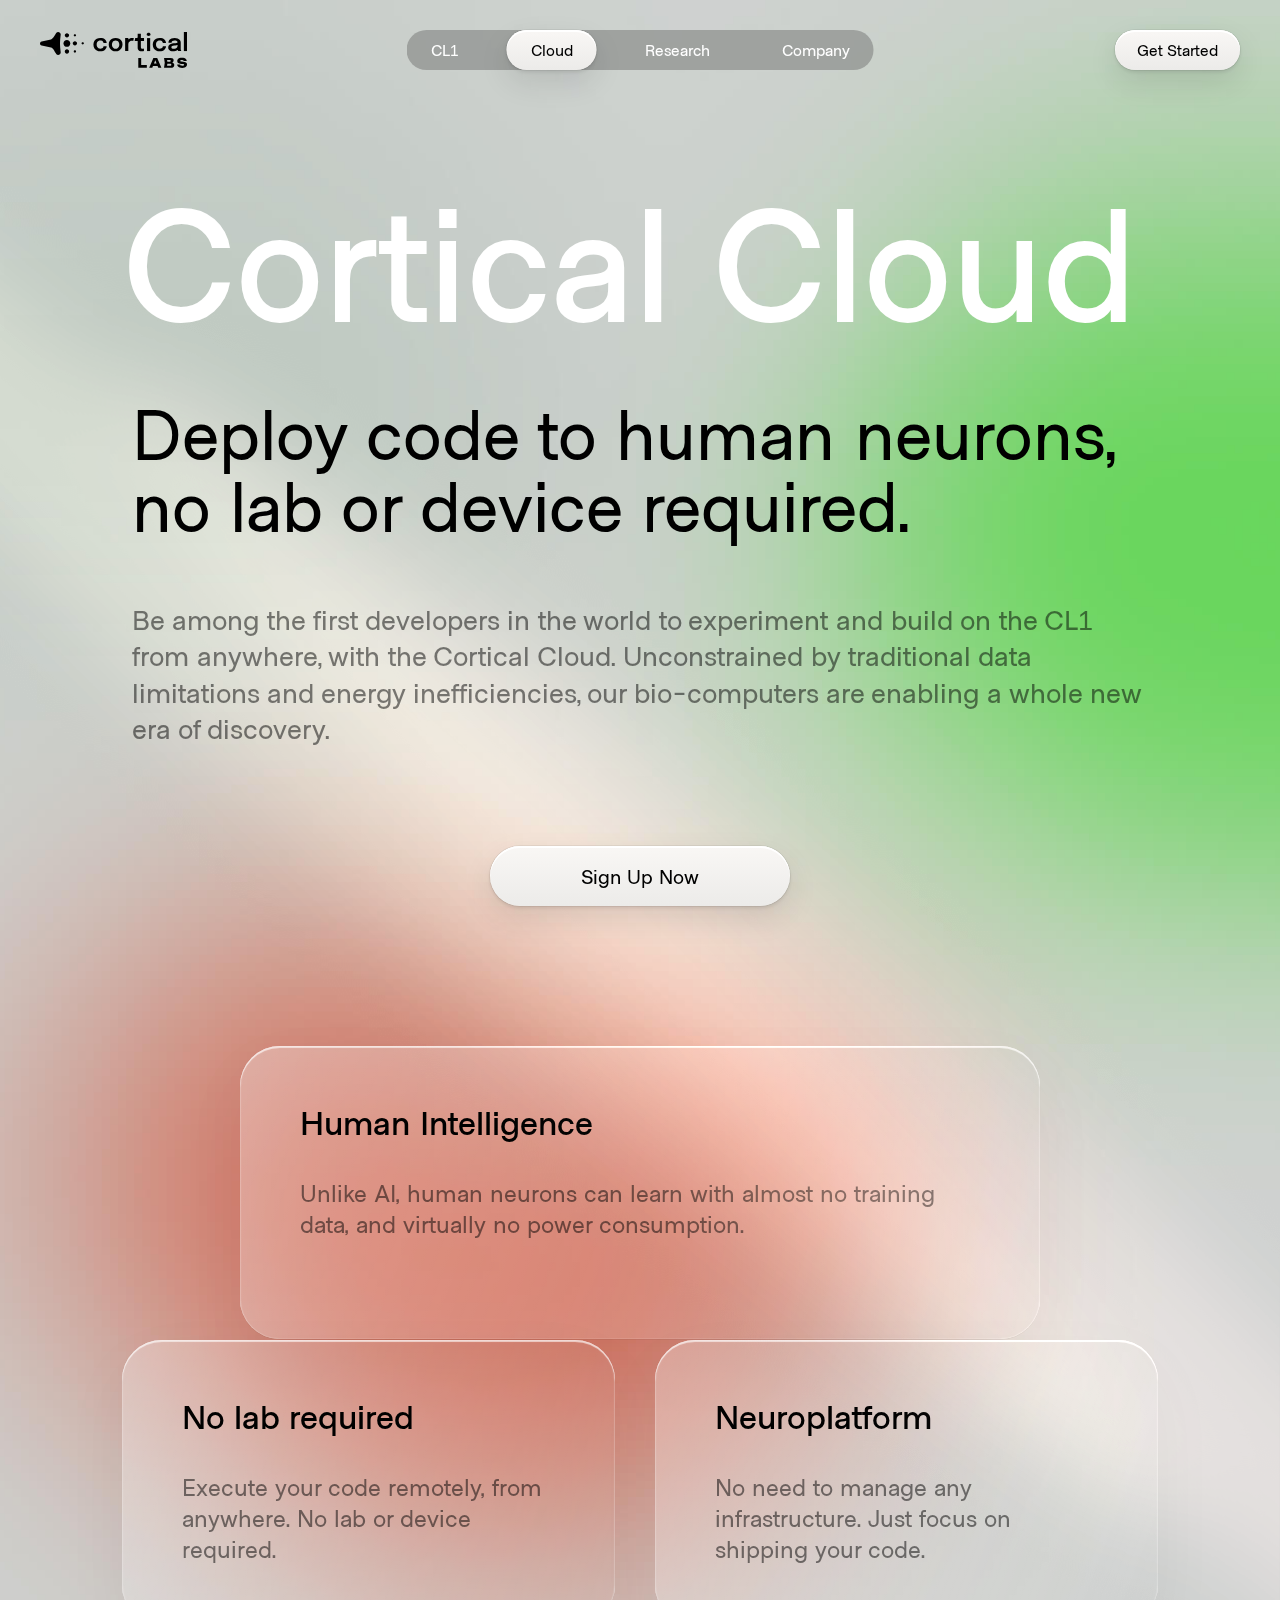
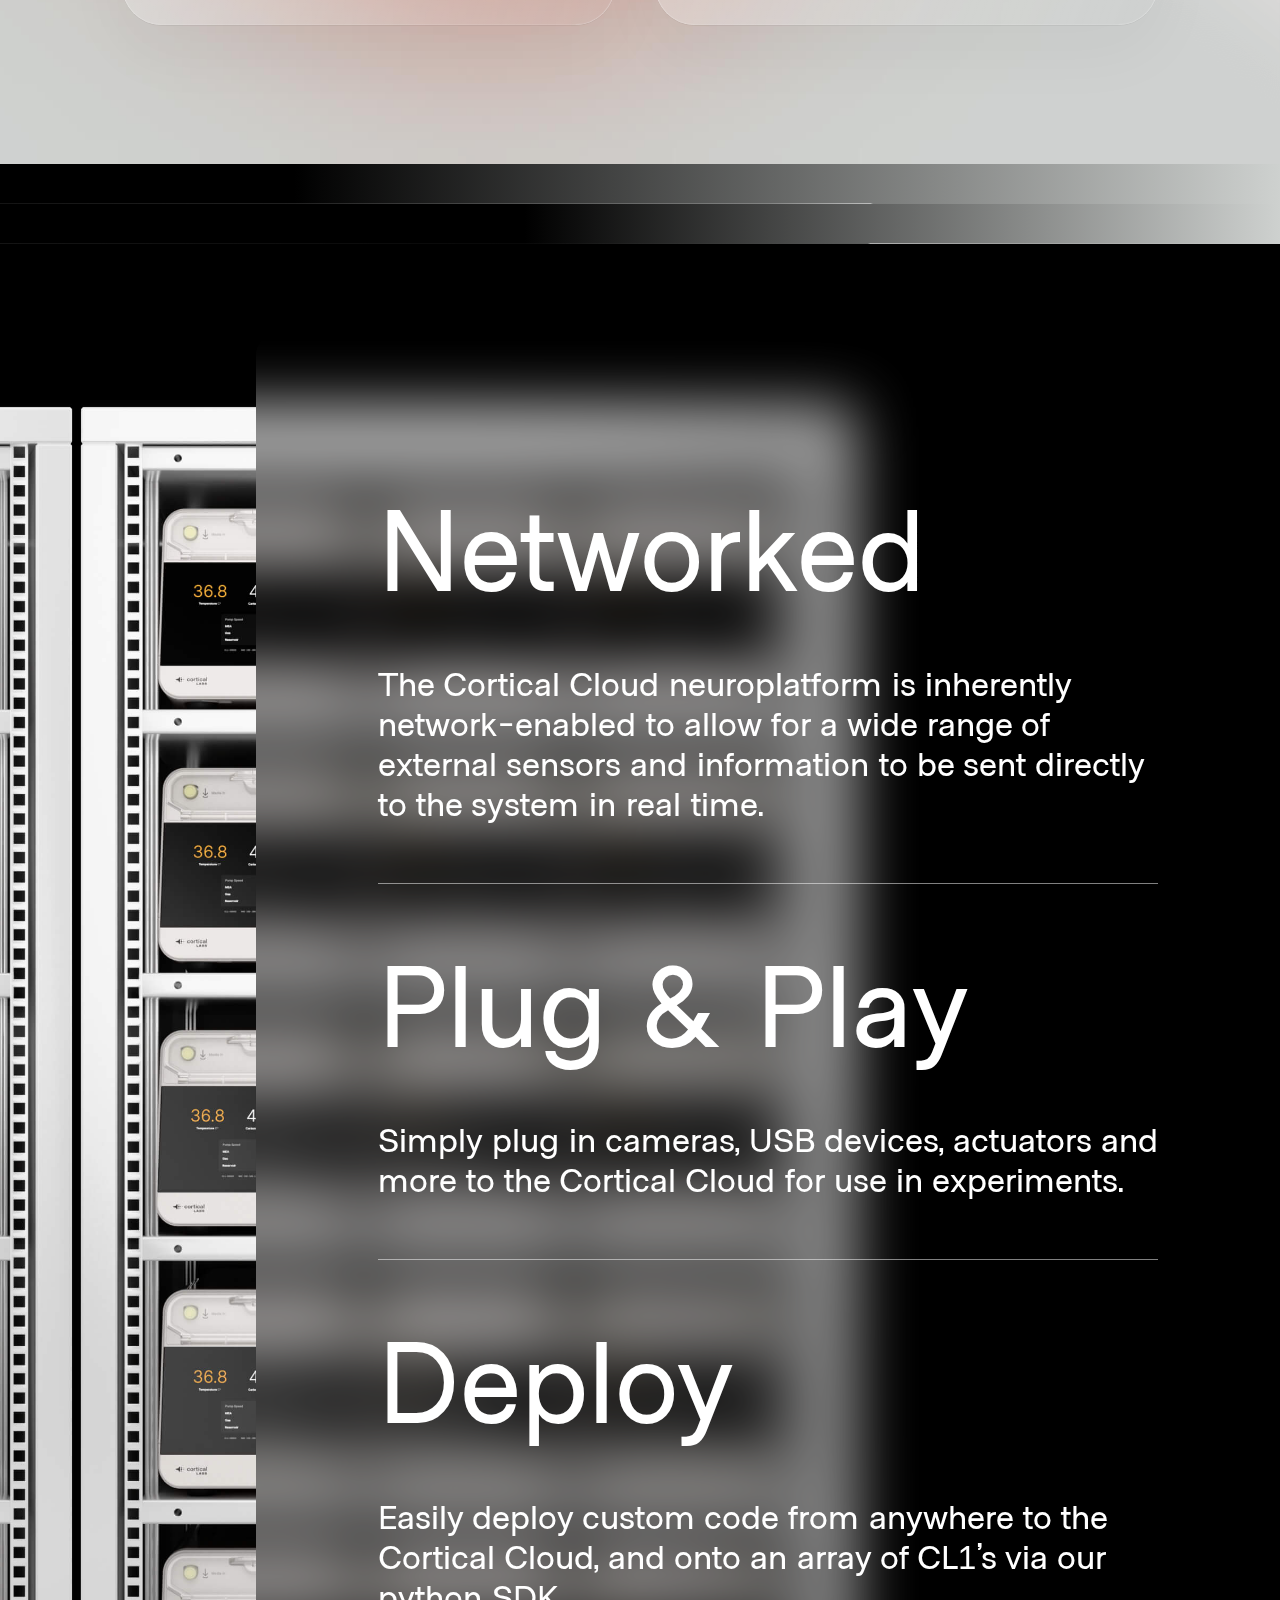
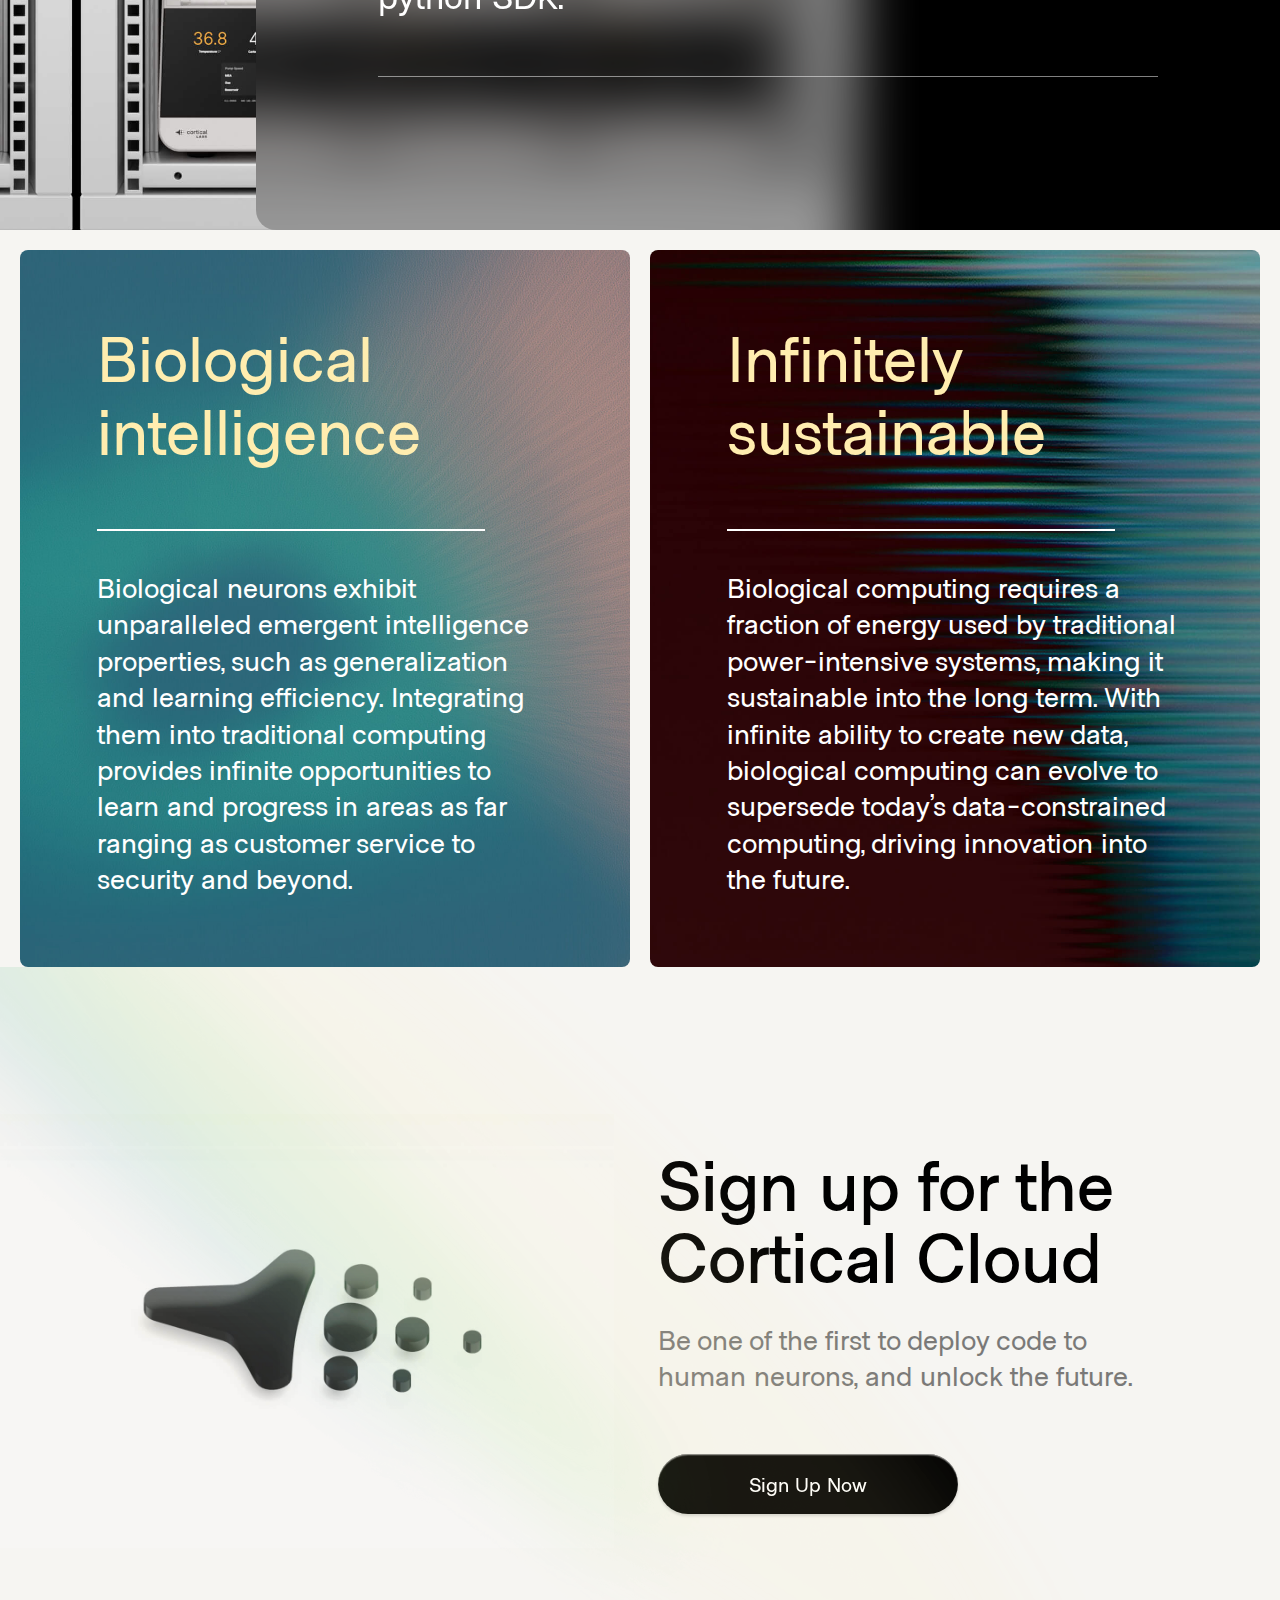
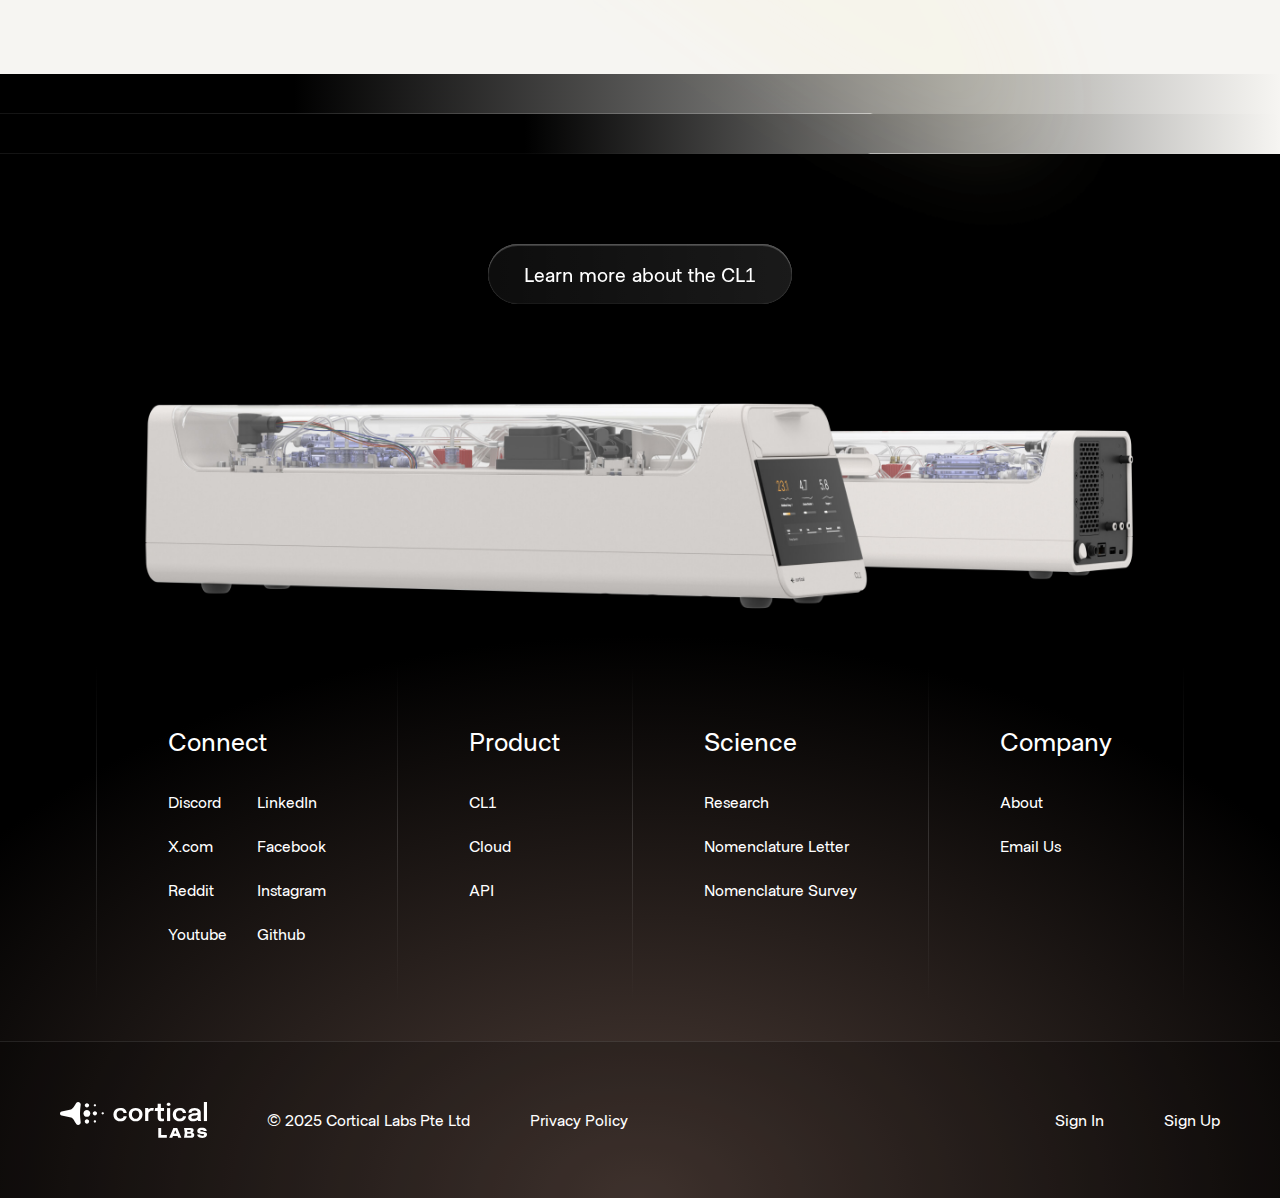
<file: cloud.html>
<!DOCTYPE html>
<html lang="en">
<head>
	<title>Cortical</title>
	<meta charset="utf-8">
	<link href="style.css" rel="stylesheet" type="text/css">
	<link rel="SHORTCUT ICON" href="/images/favicon.ico">
	<meta name="viewport" content="width=device-width, initial-scale=1, maximum-scale=3, minimum-scale=1, user-scalable=1">

	<meta property="og:title" content="Cortical Labs" />
	<meta property="og:description" content="" />
	<meta property="og:type" content="website" />
	<meta property="og:url" content="http://corticallabs.com" />
	<meta property="og:image" content="http://corticallabs.com/images/c-share.jpg" />
</head>
	<body>
		
		<header class="header">
      <div class="header-left dark">
        <a href="/">
          <svg width="147" height="36" viewBox="0 0 147 36" fill="none" xmlns="http://www.w3.org/2000/svg">
            <path d="M1.64353 13.5538C-0.547837 13.0495 -0.547844 9.91599 1.64352 9.41168L10.9749 7.40955C13.2803 6.87898 15.0777 2.54955 16.4133 0.820718C17.7942 -0.966836 20.9892 0.404142 20.6866 2.64583C20.2929 5.56304 19.9809 8.73971 19.9809 11.4828C19.9809 14.2258 20.2929 17.4025 20.6866 20.3197C20.9892 22.5614 17.7942 23.9324 16.4133 22.1448C15.0777 20.416 13.2803 16.0865 10.9749 15.556L1.64353 13.5538Z" fill="currentColor"/>
            <path d="M29.1065 3.34311C29.1065 4.54724 28.134 5.52338 26.9343 5.52338C25.7347 5.52338 24.7622 4.54724 24.7622 3.34311C24.7622 2.13898 25.7347 1.16284 26.9343 1.16284C28.134 1.16284 29.1065 2.13898 29.1065 3.34311Z" fill="currentColor"/>
            <path d="M36.0573 3.34311C36.0573 3.98531 35.5386 4.50592 34.8988 4.50592C34.259 4.50592 33.7403 3.98531 33.7403 3.34311C33.7403 2.70091 34.259 2.1803 34.8988 2.1803C35.5386 2.1803 36.0573 2.70091 36.0573 3.34311Z" fill="currentColor"/>
            <path d="M36.0573 19.4771C36.0573 20.1193 35.5386 20.6399 34.8988 20.6399C34.259 20.6399 33.7403 20.1193 33.7403 19.4771C33.7403 18.8349 34.259 18.3143 34.8988 18.3143C35.5386 18.3143 36.0573 18.8349 36.0573 19.4771Z" fill="currentColor"/>
            <path d="M43.8769 11.3374C43.8769 11.9796 43.3582 12.5002 42.7184 12.5002C42.0786 12.5002 41.56 11.9796 41.56 11.3374C41.56 10.6952 42.0786 10.1746 42.7184 10.1746C43.3582 10.1746 43.8769 10.6952 43.8769 11.3374Z" fill="currentColor"/>
            <path d="M30.2649 11.4101C30.2649 13.2966 28.7414 14.8259 26.8619 14.8259C24.9825 14.8259 23.4589 13.2966 23.4589 11.4101C23.4589 9.52363 24.9825 7.99434 26.8619 7.99434C28.7414 7.99434 30.2649 9.52363 30.2649 11.4101Z" fill="currentColor"/>
            <path d="M29.1065 19.4771C29.1065 20.6812 28.134 21.6574 26.9343 21.6574C25.7347 21.6574 24.7622 20.6812 24.7622 19.4771C24.7622 18.273 25.7347 17.2968 26.9343 17.2968C28.134 17.2968 29.1065 18.273 29.1065 19.4771Z" fill="currentColor"/>
            <path d="M37.0709 11.3374C37.0709 12.5416 36.0984 13.5177 34.8988 13.5177C33.6992 13.5177 32.7267 12.5416 32.7267 11.3374C32.7267 10.1333 33.6992 9.15715 34.8988 9.15715C36.0984 9.15715 37.0709 10.1333 37.0709 11.3374Z" fill="currentColor"/>
            <path d="M60.3418 19.3401C58.9864 19.3401 57.7884 19.0595 56.7477 18.4982C55.707 17.9369 54.8922 17.1478 54.3033 16.131C53.7144 15.1142 53.4199 13.9225 53.4199 12.5558C53.4199 11.1973 53.7144 10.0178 54.3033 9.01726C54.8922 8.0167 55.707 7.24797 56.7477 6.71108C57.7884 6.16606 58.9864 5.89355 60.3418 5.89355C61.3583 5.89355 62.2578 6.04404 63.0403 6.34503C63.8228 6.64601 64.4803 7.04867 65.0128 7.55302C65.5533 8.04923 65.9647 8.59832 66.2471 9.20029C66.5295 9.79412 66.6706 10.3879 66.6706 10.9818C66.6706 10.998 66.6706 11.0143 66.6706 11.0306C66.6706 11.0469 66.6706 11.0631 66.6706 11.0794H63.5123C63.5123 11.0387 63.5082 10.994 63.5002 10.9452C63.4921 10.8964 63.484 10.8476 63.476 10.7987C63.4114 10.3839 63.246 10.0097 62.9798 9.67616C62.7136 9.33451 62.3586 9.062 61.9149 8.85863C61.4712 8.65527 60.9347 8.55358 60.3055 8.55358C59.6359 8.55358 59.0227 8.70407 58.4661 9.00506C57.9175 9.2979 57.4778 9.74124 57.1471 10.3351C56.8244 10.9289 56.663 11.6692 56.663 12.5558C56.663 13.4344 56.8244 14.1828 57.1471 14.801C57.4698 15.4111 57.9054 15.8788 58.454 16.2042C59.0106 16.5215 59.6278 16.6801 60.3055 16.6801C61.0235 16.6801 61.6083 16.5703 62.0601 16.3506C62.52 16.1229 62.8669 15.8219 63.1008 15.4477C63.3348 15.0654 63.4679 14.6505 63.5002 14.2031H66.6706C66.6706 14.8051 66.5335 15.4111 66.2592 16.0212C65.9849 16.6232 65.5815 17.1763 65.0491 17.6807C64.5166 18.185 63.8551 18.5877 63.0645 18.8887C62.282 19.1896 61.3744 19.3401 60.3418 19.3401Z" fill="currentColor"/>
            <path d="M75.6209 19.3279C74.2656 19.3279 73.0716 19.0432 72.039 18.4738C71.0064 17.8962 70.1956 17.099 69.6067 16.0822C69.0258 15.0654 68.7354 13.9021 68.7354 12.5924C68.7354 11.2746 69.0258 10.1154 69.6067 9.11487C70.1956 8.10618 71.0064 7.31712 72.039 6.74769C73.0716 6.17827 74.2656 5.89355 75.6209 5.89355C76.9763 5.89355 78.1702 6.17827 79.2029 6.74769C80.2355 7.31712 81.0422 8.10618 81.6231 9.11487C82.212 10.1154 82.5065 11.2746 82.5065 12.5924C82.5065 13.9021 82.212 15.0654 81.6231 16.0822C81.0422 17.099 80.2355 17.8962 79.2029 18.4738C78.1702 19.0432 76.9763 19.3279 75.6209 19.3279ZM75.6209 16.7045C76.3551 16.7045 76.9964 16.5337 77.545 16.192C78.0936 15.8504 78.5212 15.3745 78.8277 14.7644C79.1343 14.1462 79.2876 13.4222 79.2876 12.5924C79.2876 11.7627 79.1343 11.0469 78.8277 10.4449C78.5212 9.83479 78.0936 9.36298 77.545 9.02946C76.9964 8.69594 76.3551 8.52918 75.6209 8.52918C74.8949 8.52918 74.2535 8.69594 73.6969 9.02946C73.1483 9.36298 72.7207 9.83479 72.4141 10.4449C72.1076 11.0469 71.9543 11.7627 71.9543 12.5924C71.9543 13.4222 72.1076 14.1462 72.4141 14.7644C72.7207 15.3745 73.1483 15.8504 73.6969 16.192C74.2535 16.5337 74.8949 16.7045 75.6209 16.7045Z" fill="currentColor"/>
            <path d="M85.1396 19.0717V6.11319H88.3222V10.4205L87.584 10.0056C87.6647 9.44433 87.8139 8.91557 88.0318 8.41936C88.2496 7.91501 88.54 7.47574 88.903 7.10155C89.2661 6.71922 89.7057 6.42231 90.2221 6.2108C90.7384 5.9993 91.3273 5.89355 91.9888 5.89355C92.5132 5.89355 92.9246 5.93423 93.2231 6.01557C93.5297 6.08878 93.7193 6.14979 93.7919 6.1986C93.6544 6.8949 93.2357 9.01429 93.2357 9.01429C93.2357 9.01429 92.3617 8.79762 91.7347 8.79762C91.0812 8.79762 90.5327 8.91151 90.0889 9.13928C89.6533 9.35891 89.3064 9.65989 89.0483 10.0422C88.7901 10.4164 88.6045 10.8313 88.4916 11.2868C88.3787 11.7342 88.3222 12.1816 88.3222 12.629V19.0717H85.1396Z" fill="currentColor"/>
            <path d="M100.301 19.1815C99.8246 19.092 99.389 18.9253 98.9937 18.6812C98.5984 18.4372 98.2797 18.0793 98.0377 17.6074C97.7957 17.1356 97.6746 16.5133 97.6746 15.7405C97.6746 15.5616 97.6746 15.3826 97.6746 15.2037C97.6746 15.0166 97.6746 14.8254 97.6746 14.6302V9.01429H94.6373L95.2219 6.11319H95.8716C96.2911 6.11319 96.6218 6.09692 96.8639 6.06438C97.1059 6.02371 97.2834 5.93423 97.3963 5.79594C97.5093 5.65765 97.5819 5.44208 97.6141 5.14923C97.6545 4.84825 97.6746 4.43338 97.6746 3.90463V1.8425H100.869V6.11319H104.02V9.01429H100.869V12.7681C100.869 13.0629 100.869 14.6302 101.004 15.8893C101.121 16.9898 103.287 16.6822 103.959 16.3914V19.0717C102.837 19.4886 101.471 19.4015 100.301 19.1815Z" fill="currentColor"/>
            <path d="M107.036 19.0717V6.11319H110.182V19.0717H107.036Z" fill="currentColor"/>
            <path d="M119.689 19.3401C118.334 19.3401 117.136 19.0595 116.095 18.4982C115.054 17.9369 114.24 17.1478 113.651 16.131C113.062 15.1142 112.767 13.9225 112.767 12.5558C112.767 11.1973 113.062 10.0178 113.651 9.01726C114.24 8.0167 115.054 7.24797 116.095 6.71108C117.136 6.16606 118.334 5.89355 119.689 5.89355C120.706 5.89355 121.605 6.04404 122.388 6.34503C123.17 6.64601 123.828 7.04867 124.36 7.55302C124.901 8.04923 125.312 8.59832 125.595 9.20029C125.877 9.79412 126.018 10.3879 126.018 10.9818C126.018 10.998 126.018 11.0143 126.018 11.0306C126.018 11.0469 126.018 11.0631 126.018 11.0794H122.86C122.86 11.0387 122.856 10.994 122.848 10.9452C122.84 10.8964 122.831 10.8476 122.823 10.7987C122.759 10.3839 122.593 10.0097 122.327 9.67616C122.061 9.33451 121.706 9.062 121.262 8.85863C120.819 8.65527 120.282 8.55358 119.653 8.55358C118.983 8.55358 118.37 8.70407 117.814 9.00506C117.265 9.2979 116.825 9.74124 116.495 10.3351C116.172 10.9289 116.01 11.6692 116.01 12.5558C116.01 13.4344 116.172 14.1828 116.495 14.801C116.817 15.4111 117.253 15.8788 117.801 16.2042C118.358 16.5215 118.975 16.6801 119.653 16.6801C120.371 16.6801 120.956 16.5703 121.408 16.3506C121.867 16.1229 122.214 15.8219 122.448 15.4477C122.682 15.0654 122.815 14.6505 122.848 14.2031H126.018C126.018 14.8051 125.881 15.4111 125.607 16.0212C125.332 16.6232 124.929 17.1763 124.397 17.6807C123.864 18.185 123.203 18.5877 122.412 18.8887C121.629 19.1896 120.722 19.3401 119.689 19.3401Z" fill="currentColor"/>
            <path d="M133.056 19.3401C132.096 19.3401 131.253 19.1896 130.527 18.8887C129.801 18.5795 129.232 18.1362 128.821 17.5586C128.41 16.9811 128.204 16.2856 128.204 15.4721C128.204 14.5854 128.442 13.8574 128.918 13.2879C129.402 12.7104 130.051 12.267 130.866 11.9579C131.681 11.6407 132.584 11.4373 133.577 11.3478C135.045 11.2014 136.07 11.0631 136.65 10.933C137.239 10.7947 137.534 10.575 137.534 10.2741C137.534 10.2659 137.534 10.2619 137.534 10.2619C137.534 10.2537 137.534 10.2497 137.534 10.2497C137.534 9.68023 137.28 9.24096 136.771 8.93184C136.263 8.62273 135.545 8.46817 134.617 8.46817C133.641 8.46817 132.891 8.64306 132.367 8.99285C131.85 9.33451 131.592 9.87953 131.592 10.6279H128.446C128.446 9.61109 128.712 8.75288 129.245 8.0533C129.785 7.34559 130.523 6.8087 131.459 6.44264C132.395 6.07658 133.456 5.89355 134.642 5.89355C135.747 5.89355 136.759 6.06031 137.679 6.39383C138.599 6.72735 139.337 7.2317 139.894 7.90688C140.45 8.58205 140.729 9.42399 140.729 10.4327C140.729 10.6035 140.729 10.7743 140.729 10.9452C140.729 11.116 140.729 11.2868 140.729 11.4577V16.3384C140.729 16.6476 140.737 16.9526 140.753 17.2536C140.777 17.5464 140.821 17.8108 140.886 18.0467C140.967 18.307 141.063 18.5267 141.176 18.7056C141.289 18.8846 141.378 19.0066 141.442 19.0717H138.296C138.24 19.0147 138.159 18.9049 138.054 18.7422C137.957 18.5714 137.869 18.3762 137.788 18.1565C137.707 17.9125 137.647 17.6522 137.606 17.3756C137.566 17.0909 137.546 16.7777 137.546 16.4361L138.175 16.8753C137.933 17.3715 137.562 17.8067 137.062 18.1809C136.57 18.547 135.981 18.8317 135.295 19.0351C134.609 19.2384 133.863 19.3401 133.056 19.3401ZM133.831 16.8143C134.492 16.8143 135.106 16.7004 135.67 16.4727C136.235 16.2449 136.691 15.8951 137.038 15.4233C137.385 14.9433 137.558 14.3292 137.558 13.5808V11.8481L138.333 12.7267C137.816 12.9219 137.195 13.0846 136.469 13.2147C135.743 13.3368 135.009 13.4344 134.267 13.5076C133.315 13.5971 132.597 13.7638 132.113 14.0079C131.637 14.2519 131.399 14.6505 131.399 15.2037C131.399 15.7405 131.6 16.1432 132.004 16.4117C132.407 16.6801 133.016 16.8143 133.831 16.8143Z" fill="currentColor"/>
            <path d="M146.999 0V19.0717H143.865V0H146.999Z" fill="currentColor"/>
            <path d="M107.266 3.61621C107.653 3.89279 108.105 4.03108 108.621 4.03108C109.129 4.03108 109.573 3.89279 109.952 3.61621C110.332 3.3315 110.521 2.93697 110.521 2.43262C110.521 1.93641 110.332 1.55001 109.952 1.27343C109.573 0.996856 109.129 0.858567 108.621 0.858567C108.105 0.858567 107.653 0.996856 107.266 1.27343C106.887 1.55001 106.697 1.93641 106.697 2.43262C106.697 2.93697 106.887 3.3315 107.266 3.61621Z" fill="currentColor"/>
            <path d="M101.19 25.9197V34.4227L99.8826 33.0559H106.842V35.7763H98.2891V25.9197H101.19Z" fill="currentColor"/>
            <path d="M112.039 34.0021V31.5577H118.439V34.0021H112.039ZM117.206 25.9197L121.389 35.7763H118.289L114.903 27.2471H115.687L112.288 35.7763H109.201L113.372 25.9197H117.206Z" fill="currentColor"/>
            <path d="M130.846 30.9663L131.082 30.4143C131.788 30.4318 132.377 30.5501 132.85 30.7692C133.323 30.9794 133.676 31.2729 133.908 31.6497C134.141 32.0264 134.257 32.4689 134.257 32.977C134.257 33.5115 134.141 33.9934 133.908 34.4227C133.684 34.8432 133.34 35.1762 132.875 35.4215C132.41 35.658 131.833 35.7763 131.145 35.7763H124.036L124.745 30.7166L124.036 25.9197H130.883C131.746 25.9197 132.419 26.1344 132.9 26.5637C133.39 26.9842 133.635 27.5712 133.635 28.3247C133.635 28.7453 133.543 29.1439 133.361 29.5207C133.186 29.8974 132.892 30.2172 132.477 30.48C132.07 30.7341 131.526 30.8962 130.846 30.9663ZM126.874 35.0929L125.766 33.6999H130.286C130.609 33.6999 130.862 33.6166 131.045 33.4502C131.228 33.2749 131.319 33.034 131.319 32.7273C131.319 32.4382 131.223 32.2017 131.033 32.0177C130.842 31.8249 130.564 31.7285 130.198 31.7285H126.439V29.7046H129.788C130.045 29.7046 130.261 29.6214 130.435 29.4549C130.609 29.2885 130.696 29.0694 130.696 28.7978C130.696 28.57 130.618 28.3817 130.46 28.2327C130.31 28.075 130.095 27.9962 129.812 27.9962H125.779L126.874 26.6031L127.509 30.7166L126.874 35.0929Z" fill="currentColor"/>
            <path d="M137.189 32.5434H140.128C140.161 32.7711 140.264 32.9727 140.439 33.1479C140.621 33.3144 140.866 33.4458 141.173 33.5422C141.48 33.6298 141.841 33.6736 142.256 33.6736C142.829 33.6736 143.273 33.6035 143.589 33.4633C143.912 33.3231 144.074 33.1085 144.074 32.8193C144.074 32.6178 143.983 32.4557 143.8 32.3331C143.618 32.2017 143.257 32.114 142.717 32.0702L141.074 31.9257C139.729 31.8205 138.754 31.5139 138.148 31.0057C137.55 30.4888 137.252 29.7966 137.252 28.9293C137.252 28.2196 137.447 27.6282 137.837 27.1551C138.227 26.6732 138.77 26.3096 139.468 26.0643C140.165 25.8189 140.987 25.6963 141.933 25.6963C142.846 25.6963 143.655 25.8321 144.36 26.1037C145.074 26.3753 145.639 26.7608 146.054 27.2602C146.477 27.7508 146.709 28.3247 146.751 28.9818H143.813C143.779 28.7891 143.684 28.6226 143.526 28.4824C143.377 28.3335 143.161 28.2196 142.879 28.1407C142.597 28.0619 142.261 28.0224 141.871 28.0224C141.356 28.0224 140.945 28.0882 140.638 28.2196C140.339 28.351 140.19 28.5481 140.19 28.811C140.19 29.0037 140.277 29.1614 140.451 29.2841C140.634 29.4068 140.966 29.49 141.447 29.5338L143.252 29.6915C144.149 29.7616 144.871 29.9105 145.419 30.1383C145.975 30.3574 146.377 30.6596 146.626 31.0451C146.875 31.4219 147 31.8994 147 32.4776C147 33.1786 146.801 33.7962 146.402 34.3307C146.004 34.8564 145.444 35.2682 144.722 35.566C144.008 35.8552 143.169 35.9997 142.207 35.9997C141.219 35.9997 140.352 35.8552 139.605 35.566C138.858 35.2769 138.272 34.8739 137.849 34.357C137.426 33.8313 137.206 33.2267 137.189 32.5434Z" fill="currentColor"/>
          </svg>
        </a>
      </div>
      <div class="header-middle">
        <nav class="header-nav">
          <a href="/cl1.html">CL1</a>
          <a href="/cloud.html" class="selected">Cloud</a>
          <a href="/research.html">Research</a>
          <a href="/about.html">Company</a>
        </nav>
      </div>
      <div class="header-right">
        <a href="" class="button small">Get Started</a>
      </div>
    </header>

    <section class="hero-cloud">

      <div class="hero-cloud-inner">
        <div class="hero-cloud-body">
          <h1>
            Cortical Cloud
          </h1>
          <h2>
            Deploy code to human neurons, no lab or device required.
          </h2>
          <p>
            Be among the first developers in the world to experiment and build on the CL1 from anywhere, with the Cortical Cloud. Unconstrained by traditional data limitations and energy inefficiencies, our bio-computers are enabling a whole new era of discovery.
          </p>
          <div class="hero-cloud-body-bottom">
            <a href="" class="button">Sign Up Now</a>
          </div>
        </div>

        <div class="hero-cloud-cards">
          <div class="hero-cloud-card">
            <div class="hero-cloud-card-title">
              Human Intelligence
            </div>
            <p>
              Unlike AI, human neurons can learn with almost no training data, and virtually no power consumption.
            </p>
          </div>
          <div class="hero-cloud-cards-bottom">
            <div class="hero-cloud-card">
              <div class="hero-cloud-card-title">
                No lab required
              </div>
              <p>
                Execute your code remotely, from anywhere. No lab or device required.
              </p>
            </div>
            <div class="hero-cloud-card">
              <div class="hero-cloud-card-title">
                Neuroplatform
              </div>
              <p>
                No need to manage any infrastructure. Just focus on shipping your code.
              </p>
            </div>
          </div>
        </div>
      </div>

      <div class="section-on-chip-flare"></div>
    </section>

    <section class="section-cloud-description">
      <div class="horz-grads">
        <div class="horz-grads-grad1"></div>
        <div class="horz-grads-grad2"></div>
      </div>
      <div class="section-cloud-description-inner">
        <div class="section-cloud-description-body">
          <div class="section-cloud-description-item">
            <div class="section-cloud-description-title">
              Networked
            </div>
            <p>
              The Cortical Cloud neuroplatform is inherently network-enabled to allow for a wide range of external sensors and information to be sent directly to the system in real time.
            </p>
          </div>
          <div class="section-cloud-description-item">
            <div class="section-cloud-description-title">
              Plug & Play
            </div>
            <p>
              Simply plug in cameras, USB devices, actuators and more to the Cortical Cloud for use in experiments.
            </p>
          </div>
          <div class="section-cloud-description-item">
            <div class="section-cloud-description-title">
              Deploy
            </div>
            <p>
              Easily deploy custom code from anywhere to the Cortical Cloud, and onto an array of CL1’s via our python SDK.
            </p>
          </div>
        </div>
      </div>
    </section>

    <section class="section-info-cards">
      <div class="info-card ic-bio-intel">
        <div class="info-card-body">
          <div class="info-card-title">
            Biological intelligence
          </div>
          <p>
            Biological neurons exhibit unparalleled emergent intelligence properties, such as generalization and learning efficiency. Integrating them into traditional computing provides infinite opportunities to learn and progress in areas as far ranging as customer service to security and beyond.
          </p>
        </div>
      </div>

      <div class="info-card ic-inf-sustain">
        <div class="info-card-body">
          <div class="info-card-title">
            Infinitely sustainable
          </div>
          <p>
            Biological computing requires a fraction of energy used by traditional power-intensive systems, making it sustainable into the long term. With infinite ability to create new data, biological computing can evolve to supersede today’s data-constrained computing, driving innovation into the future.
          </p>
        </div>
      </div>
    </section>

    <section class="section-cloud-signup">
      <div class="section-cloud-signup-image"></div>

      <div class="section-cloud-signup-text">
        <div class="section-cloud-signup-title">
          Sign up for the Cortical Cloud
        </div>
        <p>
          Be one of the first to deploy code to human neurons, and unlock the future.
        </p>
        <a href="" class="button dark">Sign Up Now</a>
      </div>
      <div class="hero-cl1-flare"></div>
    </section>
    
    <section class="site-footer">
      <div class="horz-grads">
        <div class="horz-grads-grad1"></div>
        <div class="horz-grads-grad2"></div>
      </div>

      <div class="site-footer-ctas">
        <a href="/cl1.html" class="button dark">Learn more about the CL1</a>
      </div>

      <div class="site-footer-device">
        <img src="images/footer-device.jpg" alt="CL1 Device" />
      </div>

      <div class="site-footer-link-lists">
        <div class="site-footer-link-list">
          <div class="site-footer-link-list-title">
            Connect
          </div>
          <nav>
            <span class="site-footer-link-items">
              <a href="https://discord.com/invite/XHnmQtrzDn">Discord</a>
              <a href="https://x.com/corticallabs">X.com</a>
              <a href="https://www.reddit.com/r/corticallabs/?rdt=52977">Reddit</a>
              <a href="https://www.youtube.com/channel/UCq4mqLeGRdq47sHumYMIDJw">Youtube</a>
            </span>
            <span class="site-footer-link-items">
              <a href="https://www.linkedin.com/company/cclabs-ai/">LinkedIn</a>
              <a href="https://www.facebook.com/people/Cortical-Labs/100054319849172/">Facebook</a>           
              <a href="https://www.instagram.com/corticallabs/">Instagram</a>
              <a href="https://github.com/cortical-labs">Github</a>
            </span>
          </nav>
        </div>

        <div class="site-footer-link-list">
          <div class="site-footer-link-list-title">
            Product
          </div>
          <nav class="site-footer-link-items">
            <a href="/cl1.html">CL1</a>
            <a href="/cloud.html">Cloud</a>
            <a href="https://github.com/Cortical-Labs/cl-api-doc/">API</a>
          </nav>
        </div>

        <div class="site-footer-link-list">
          <div class="site-footer-link-list-title">
            Science
          </div>
          <nav class="site-footer-link-items">
            <a href="/research.html">Research</a>
            <a href="https://corticallabs.com/readings/papers/Towards%20a%20Nomenclature%20Consensus.pdf">Nomenclature Letter</a>
            <a href="https://www.surveymonkey.com/r/SZMPM8W">Nomenclature Survey</a>
          </nav>
        </div>

        <div class="site-footer-link-list">
          <div class="site-footer-link-list-title">
            Company
          </div>
          <nav class="site-footer-link-items">
            <a href="/about.html">About</a>
            <a href="mailto:info@corticallabs.com">Email Us</a>
          </nav>
        </div>
      </div>

      <div class="site-footer-bottom">
        <div class="site-footer-bottom-left">
          <a href="/"><img src="images/cortical-logo.svg" alt="Cortical Logo" /></a>
          <span>© 2025 Cortical Labs Pte Ltd</span>
          <a href="https://corticallabs.com/privacy.pdf">Privacy Policy</a>
        </div>
        <div class="site-footer-bottom-right">
          <a href="">Sign In</a>
          <a href="">Sign Up</a>
        </div>
      </div>
    </section>

    <script src="js/global.js"></script>
    <script src="js/cloud.js"></script>
    <!-- <script async src="https://www.googletagmanager.com/gtag/js?id=G-189SFYMKK6"></script>
    <script>
      window.dataLayer = window.dataLayer || [];
      function gtag(){dataLayer.push(arguments);}
      gtag('js', new Date());

      gtag('config', 'G-189SFYMKK6');
    </script> -->

  </body>
</html>
</file>
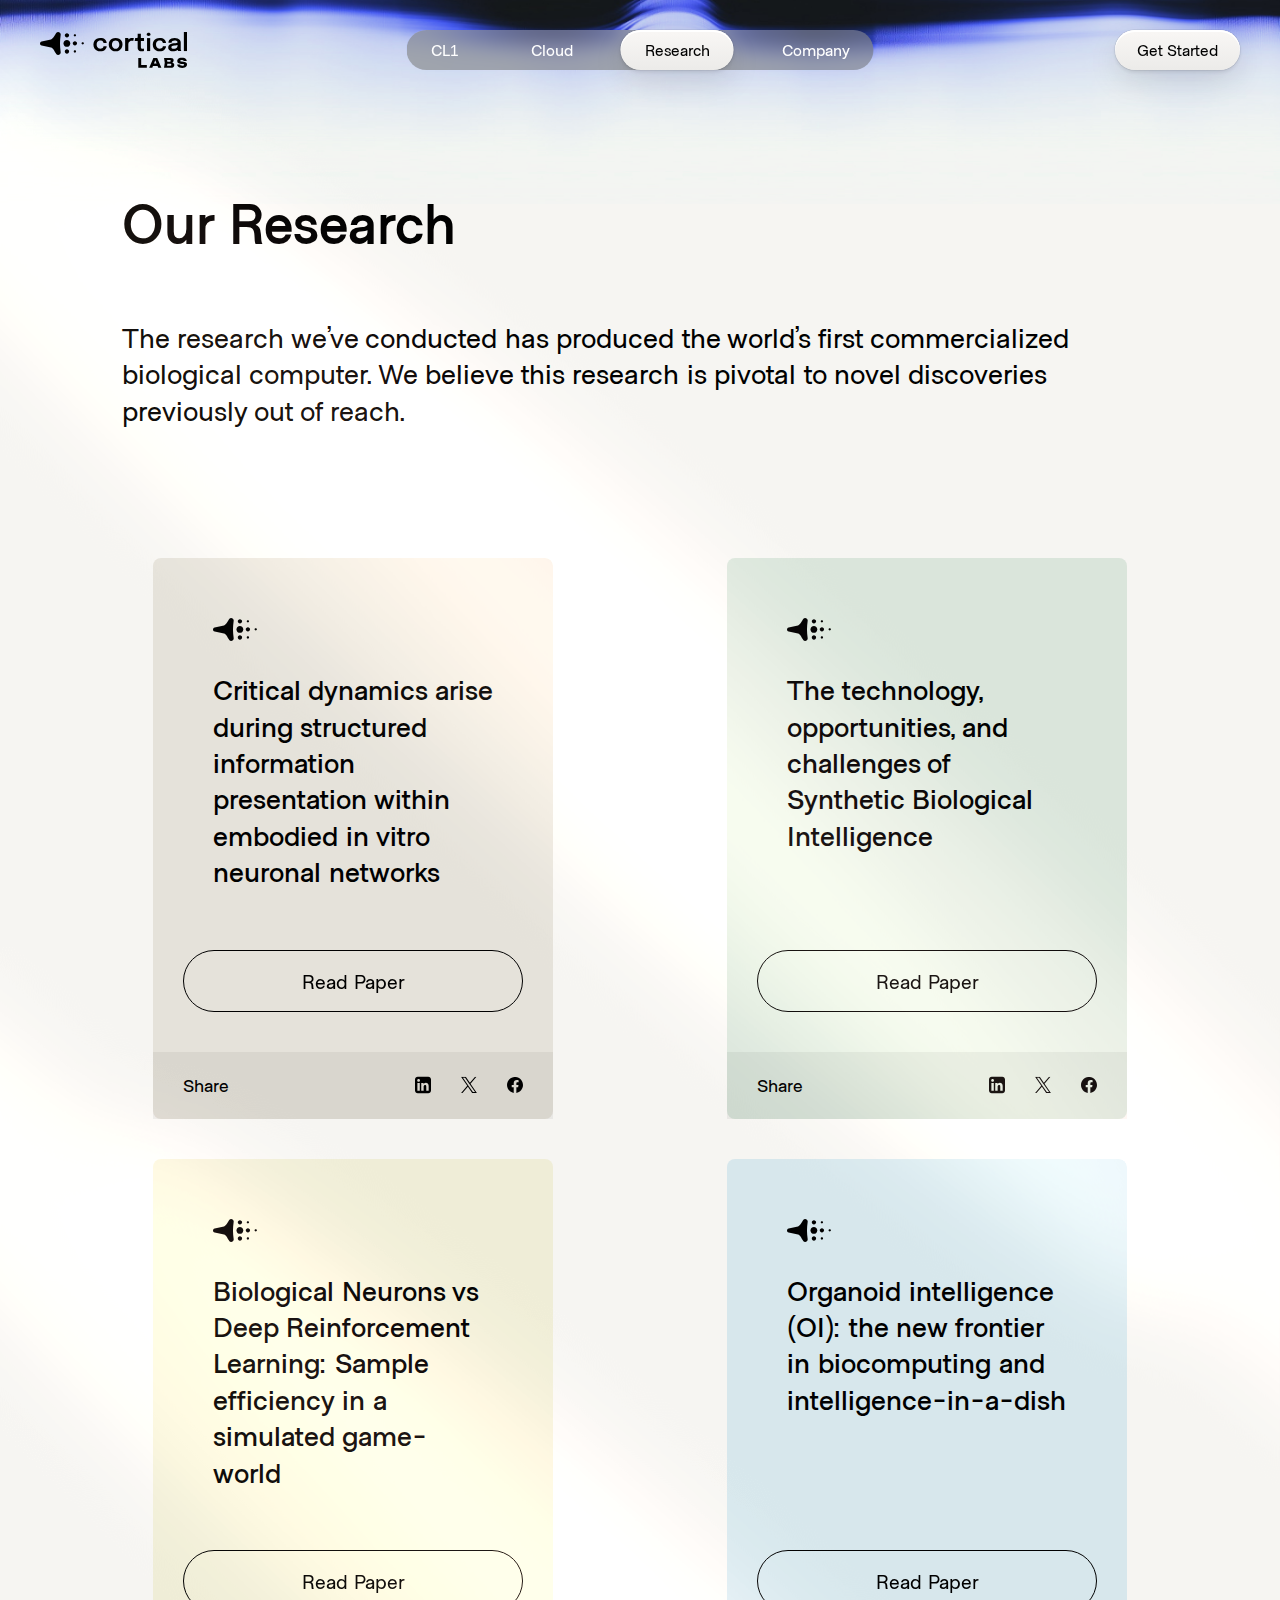
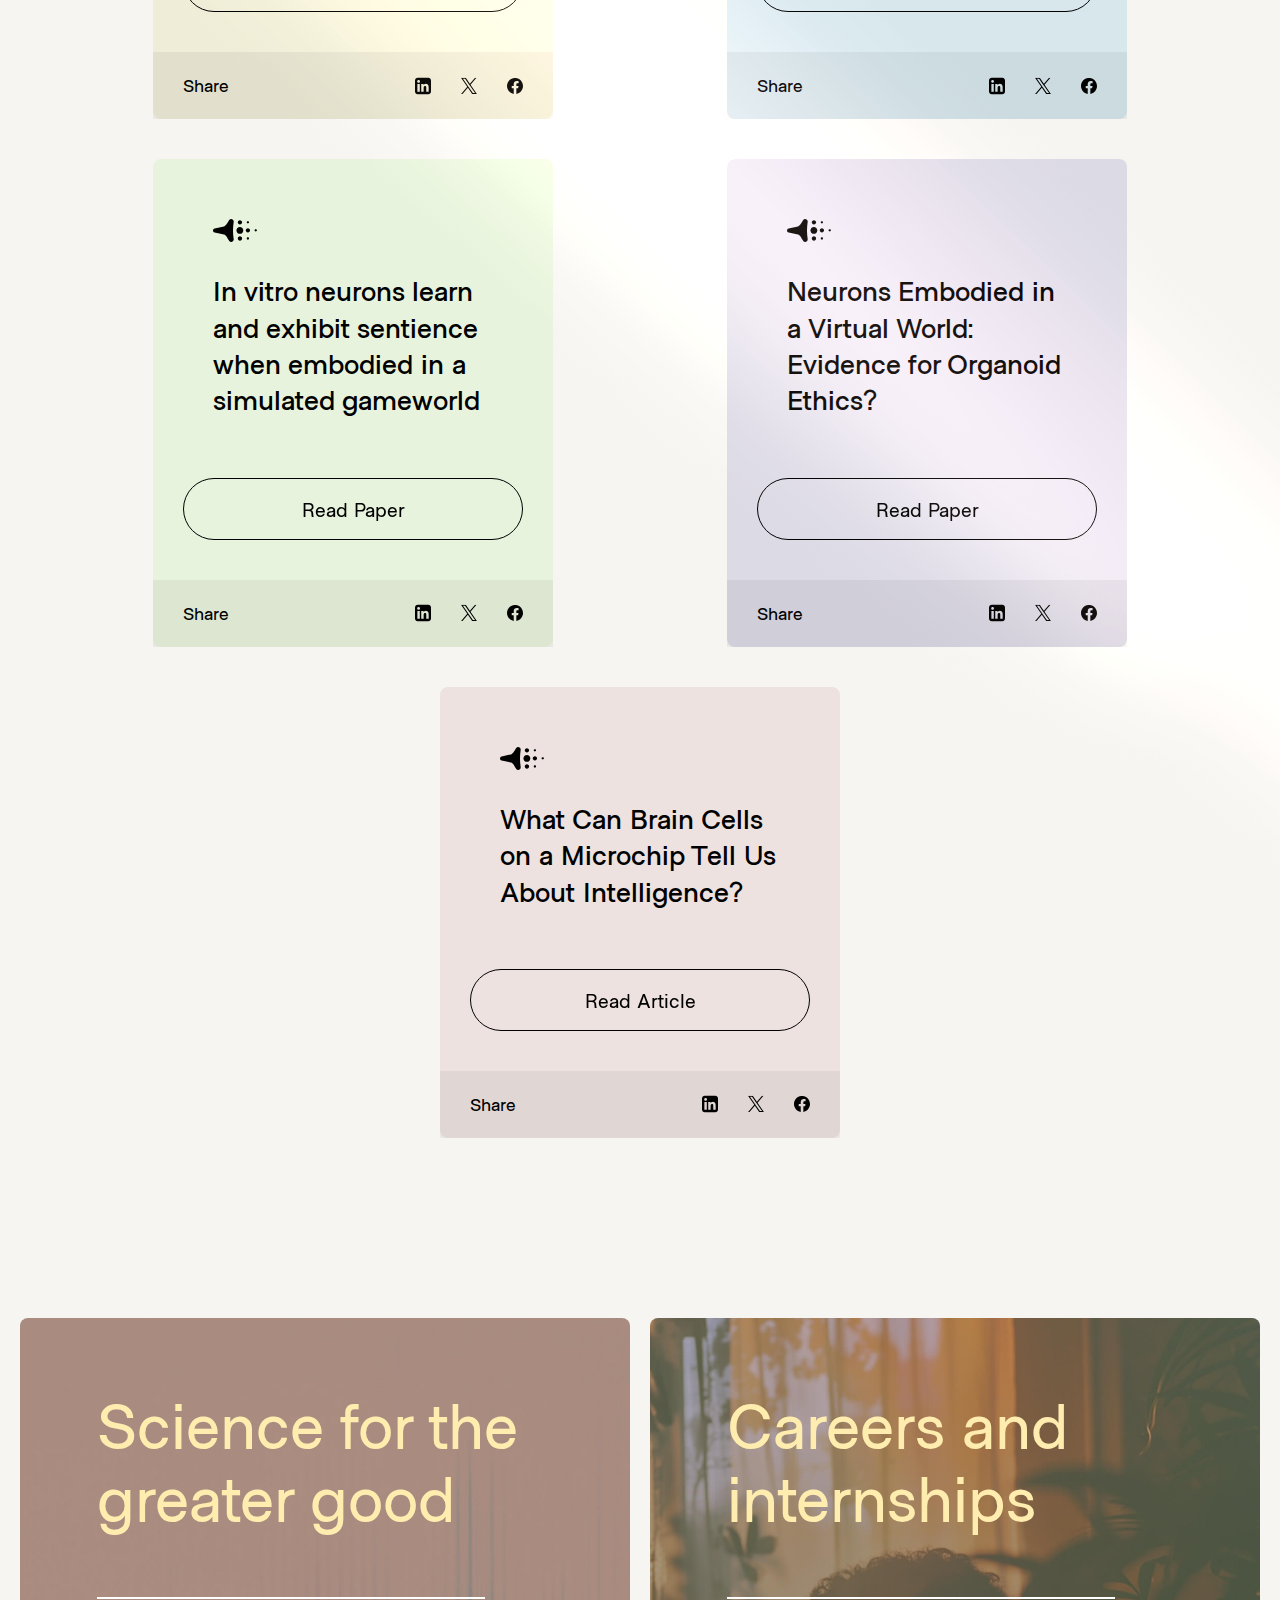
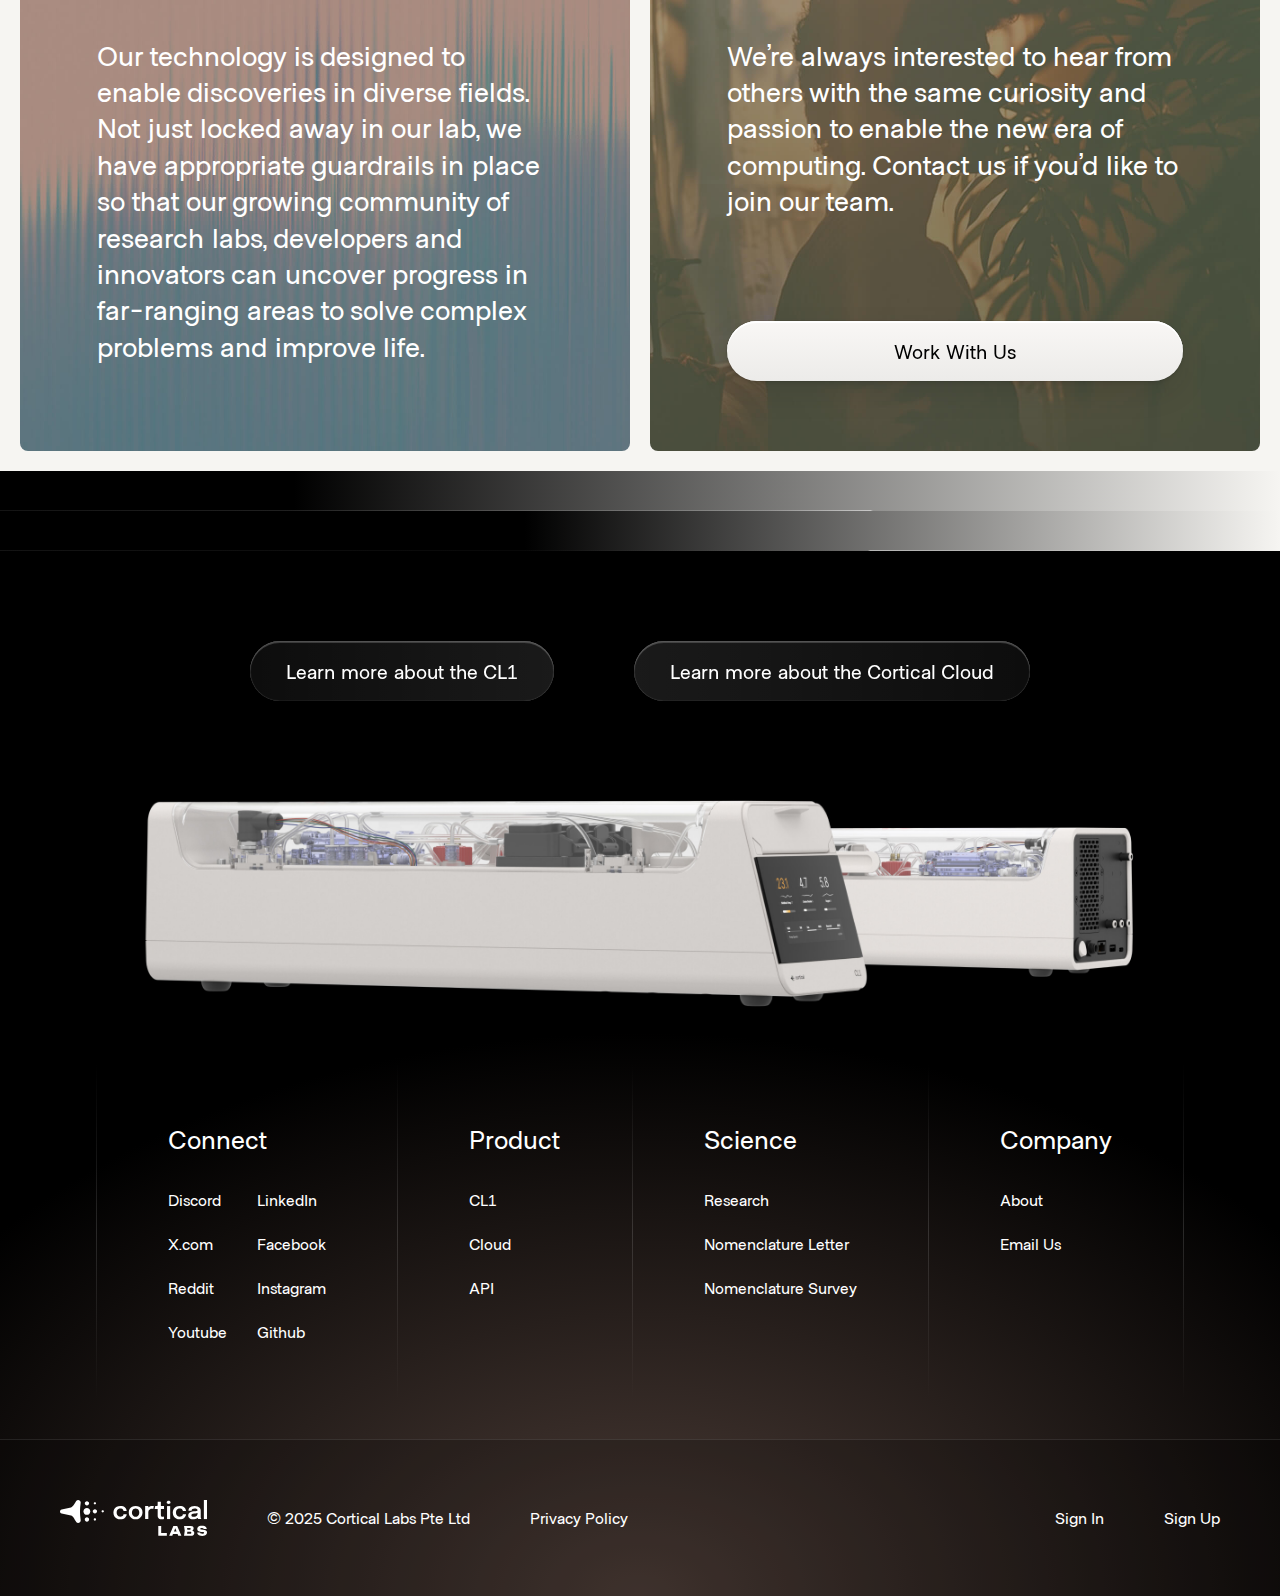
<file: research.html>
<!DOCTYPE html>
<html lang="en">
<head>
	<title>Cortical</title>
	<meta charset="utf-8">
	<link href="style.css" rel="stylesheet" type="text/css">
	<link rel="SHORTCUT ICON" href="/images/favicon.ico">
	<meta name="viewport" content="width=device-width, initial-scale=1, maximum-scale=3, minimum-scale=1, user-scalable=1">

	<meta property="og:title" content="Cortical Labs" />
	<meta property="og:description" content="" />
	<meta property="og:type" content="website" />
	<meta property="og:url" content="http://corticallabs.com" />
	<meta property="og:image" content="http://corticallabs.com/images/c-share.jpg" />
</head>
	<body>
		
		<header class="header">
      <div class="header-left dark">
        <a href="/">
          <svg width="147" height="36" viewBox="0 0 147 36" fill="none" xmlns="http://www.w3.org/2000/svg">
            <path d="M1.64353 13.5538C-0.547837 13.0495 -0.547844 9.91599 1.64352 9.41168L10.9749 7.40955C13.2803 6.87898 15.0777 2.54955 16.4133 0.820718C17.7942 -0.966836 20.9892 0.404142 20.6866 2.64583C20.2929 5.56304 19.9809 8.73971 19.9809 11.4828C19.9809 14.2258 20.2929 17.4025 20.6866 20.3197C20.9892 22.5614 17.7942 23.9324 16.4133 22.1448C15.0777 20.416 13.2803 16.0865 10.9749 15.556L1.64353 13.5538Z" fill="currentColor"/>
            <path d="M29.1065 3.34311C29.1065 4.54724 28.134 5.52338 26.9343 5.52338C25.7347 5.52338 24.7622 4.54724 24.7622 3.34311C24.7622 2.13898 25.7347 1.16284 26.9343 1.16284C28.134 1.16284 29.1065 2.13898 29.1065 3.34311Z" fill="currentColor"/>
            <path d="M36.0573 3.34311C36.0573 3.98531 35.5386 4.50592 34.8988 4.50592C34.259 4.50592 33.7403 3.98531 33.7403 3.34311C33.7403 2.70091 34.259 2.1803 34.8988 2.1803C35.5386 2.1803 36.0573 2.70091 36.0573 3.34311Z" fill="currentColor"/>
            <path d="M36.0573 19.4771C36.0573 20.1193 35.5386 20.6399 34.8988 20.6399C34.259 20.6399 33.7403 20.1193 33.7403 19.4771C33.7403 18.8349 34.259 18.3143 34.8988 18.3143C35.5386 18.3143 36.0573 18.8349 36.0573 19.4771Z" fill="currentColor"/>
            <path d="M43.8769 11.3374C43.8769 11.9796 43.3582 12.5002 42.7184 12.5002C42.0786 12.5002 41.56 11.9796 41.56 11.3374C41.56 10.6952 42.0786 10.1746 42.7184 10.1746C43.3582 10.1746 43.8769 10.6952 43.8769 11.3374Z" fill="currentColor"/>
            <path d="M30.2649 11.4101C30.2649 13.2966 28.7414 14.8259 26.8619 14.8259C24.9825 14.8259 23.4589 13.2966 23.4589 11.4101C23.4589 9.52363 24.9825 7.99434 26.8619 7.99434C28.7414 7.99434 30.2649 9.52363 30.2649 11.4101Z" fill="currentColor"/>
            <path d="M29.1065 19.4771C29.1065 20.6812 28.134 21.6574 26.9343 21.6574C25.7347 21.6574 24.7622 20.6812 24.7622 19.4771C24.7622 18.273 25.7347 17.2968 26.9343 17.2968C28.134 17.2968 29.1065 18.273 29.1065 19.4771Z" fill="currentColor"/>
            <path d="M37.0709 11.3374C37.0709 12.5416 36.0984 13.5177 34.8988 13.5177C33.6992 13.5177 32.7267 12.5416 32.7267 11.3374C32.7267 10.1333 33.6992 9.15715 34.8988 9.15715C36.0984 9.15715 37.0709 10.1333 37.0709 11.3374Z" fill="currentColor"/>
            <path d="M60.3418 19.3401C58.9864 19.3401 57.7884 19.0595 56.7477 18.4982C55.707 17.9369 54.8922 17.1478 54.3033 16.131C53.7144 15.1142 53.4199 13.9225 53.4199 12.5558C53.4199 11.1973 53.7144 10.0178 54.3033 9.01726C54.8922 8.0167 55.707 7.24797 56.7477 6.71108C57.7884 6.16606 58.9864 5.89355 60.3418 5.89355C61.3583 5.89355 62.2578 6.04404 63.0403 6.34503C63.8228 6.64601 64.4803 7.04867 65.0128 7.55302C65.5533 8.04923 65.9647 8.59832 66.2471 9.20029C66.5295 9.79412 66.6706 10.3879 66.6706 10.9818C66.6706 10.998 66.6706 11.0143 66.6706 11.0306C66.6706 11.0469 66.6706 11.0631 66.6706 11.0794H63.5123C63.5123 11.0387 63.5082 10.994 63.5002 10.9452C63.4921 10.8964 63.484 10.8476 63.476 10.7987C63.4114 10.3839 63.246 10.0097 62.9798 9.67616C62.7136 9.33451 62.3586 9.062 61.9149 8.85863C61.4712 8.65527 60.9347 8.55358 60.3055 8.55358C59.6359 8.55358 59.0227 8.70407 58.4661 9.00506C57.9175 9.2979 57.4778 9.74124 57.1471 10.3351C56.8244 10.9289 56.663 11.6692 56.663 12.5558C56.663 13.4344 56.8244 14.1828 57.1471 14.801C57.4698 15.4111 57.9054 15.8788 58.454 16.2042C59.0106 16.5215 59.6278 16.6801 60.3055 16.6801C61.0235 16.6801 61.6083 16.5703 62.0601 16.3506C62.52 16.1229 62.8669 15.8219 63.1008 15.4477C63.3348 15.0654 63.4679 14.6505 63.5002 14.2031H66.6706C66.6706 14.8051 66.5335 15.4111 66.2592 16.0212C65.9849 16.6232 65.5815 17.1763 65.0491 17.6807C64.5166 18.185 63.8551 18.5877 63.0645 18.8887C62.282 19.1896 61.3744 19.3401 60.3418 19.3401Z" fill="currentColor"/>
            <path d="M75.6209 19.3279C74.2656 19.3279 73.0716 19.0432 72.039 18.4738C71.0064 17.8962 70.1956 17.099 69.6067 16.0822C69.0258 15.0654 68.7354 13.9021 68.7354 12.5924C68.7354 11.2746 69.0258 10.1154 69.6067 9.11487C70.1956 8.10618 71.0064 7.31712 72.039 6.74769C73.0716 6.17827 74.2656 5.89355 75.6209 5.89355C76.9763 5.89355 78.1702 6.17827 79.2029 6.74769C80.2355 7.31712 81.0422 8.10618 81.6231 9.11487C82.212 10.1154 82.5065 11.2746 82.5065 12.5924C82.5065 13.9021 82.212 15.0654 81.6231 16.0822C81.0422 17.099 80.2355 17.8962 79.2029 18.4738C78.1702 19.0432 76.9763 19.3279 75.6209 19.3279ZM75.6209 16.7045C76.3551 16.7045 76.9964 16.5337 77.545 16.192C78.0936 15.8504 78.5212 15.3745 78.8277 14.7644C79.1343 14.1462 79.2876 13.4222 79.2876 12.5924C79.2876 11.7627 79.1343 11.0469 78.8277 10.4449C78.5212 9.83479 78.0936 9.36298 77.545 9.02946C76.9964 8.69594 76.3551 8.52918 75.6209 8.52918C74.8949 8.52918 74.2535 8.69594 73.6969 9.02946C73.1483 9.36298 72.7207 9.83479 72.4141 10.4449C72.1076 11.0469 71.9543 11.7627 71.9543 12.5924C71.9543 13.4222 72.1076 14.1462 72.4141 14.7644C72.7207 15.3745 73.1483 15.8504 73.6969 16.192C74.2535 16.5337 74.8949 16.7045 75.6209 16.7045Z" fill="currentColor"/>
            <path d="M85.1396 19.0717V6.11319H88.3222V10.4205L87.584 10.0056C87.6647 9.44433 87.8139 8.91557 88.0318 8.41936C88.2496 7.91501 88.54 7.47574 88.903 7.10155C89.2661 6.71922 89.7057 6.42231 90.2221 6.2108C90.7384 5.9993 91.3273 5.89355 91.9888 5.89355C92.5132 5.89355 92.9246 5.93423 93.2231 6.01557C93.5297 6.08878 93.7193 6.14979 93.7919 6.1986C93.6544 6.8949 93.2357 9.01429 93.2357 9.01429C93.2357 9.01429 92.3617 8.79762 91.7347 8.79762C91.0812 8.79762 90.5327 8.91151 90.0889 9.13928C89.6533 9.35891 89.3064 9.65989 89.0483 10.0422C88.7901 10.4164 88.6045 10.8313 88.4916 11.2868C88.3787 11.7342 88.3222 12.1816 88.3222 12.629V19.0717H85.1396Z" fill="currentColor"/>
            <path d="M100.301 19.1815C99.8246 19.092 99.389 18.9253 98.9937 18.6812C98.5984 18.4372 98.2797 18.0793 98.0377 17.6074C97.7957 17.1356 97.6746 16.5133 97.6746 15.7405C97.6746 15.5616 97.6746 15.3826 97.6746 15.2037C97.6746 15.0166 97.6746 14.8254 97.6746 14.6302V9.01429H94.6373L95.2219 6.11319H95.8716C96.2911 6.11319 96.6218 6.09692 96.8639 6.06438C97.1059 6.02371 97.2834 5.93423 97.3963 5.79594C97.5093 5.65765 97.5819 5.44208 97.6141 5.14923C97.6545 4.84825 97.6746 4.43338 97.6746 3.90463V1.8425H100.869V6.11319H104.02V9.01429H100.869V12.7681C100.869 13.0629 100.869 14.6302 101.004 15.8893C101.121 16.9898 103.287 16.6822 103.959 16.3914V19.0717C102.837 19.4886 101.471 19.4015 100.301 19.1815Z" fill="currentColor"/>
            <path d="M107.036 19.0717V6.11319H110.182V19.0717H107.036Z" fill="currentColor"/>
            <path d="M119.689 19.3401C118.334 19.3401 117.136 19.0595 116.095 18.4982C115.054 17.9369 114.24 17.1478 113.651 16.131C113.062 15.1142 112.767 13.9225 112.767 12.5558C112.767 11.1973 113.062 10.0178 113.651 9.01726C114.24 8.0167 115.054 7.24797 116.095 6.71108C117.136 6.16606 118.334 5.89355 119.689 5.89355C120.706 5.89355 121.605 6.04404 122.388 6.34503C123.17 6.64601 123.828 7.04867 124.36 7.55302C124.901 8.04923 125.312 8.59832 125.595 9.20029C125.877 9.79412 126.018 10.3879 126.018 10.9818C126.018 10.998 126.018 11.0143 126.018 11.0306C126.018 11.0469 126.018 11.0631 126.018 11.0794H122.86C122.86 11.0387 122.856 10.994 122.848 10.9452C122.84 10.8964 122.831 10.8476 122.823 10.7987C122.759 10.3839 122.593 10.0097 122.327 9.67616C122.061 9.33451 121.706 9.062 121.262 8.85863C120.819 8.65527 120.282 8.55358 119.653 8.55358C118.983 8.55358 118.37 8.70407 117.814 9.00506C117.265 9.2979 116.825 9.74124 116.495 10.3351C116.172 10.9289 116.01 11.6692 116.01 12.5558C116.01 13.4344 116.172 14.1828 116.495 14.801C116.817 15.4111 117.253 15.8788 117.801 16.2042C118.358 16.5215 118.975 16.6801 119.653 16.6801C120.371 16.6801 120.956 16.5703 121.408 16.3506C121.867 16.1229 122.214 15.8219 122.448 15.4477C122.682 15.0654 122.815 14.6505 122.848 14.2031H126.018C126.018 14.8051 125.881 15.4111 125.607 16.0212C125.332 16.6232 124.929 17.1763 124.397 17.6807C123.864 18.185 123.203 18.5877 122.412 18.8887C121.629 19.1896 120.722 19.3401 119.689 19.3401Z" fill="currentColor"/>
            <path d="M133.056 19.3401C132.096 19.3401 131.253 19.1896 130.527 18.8887C129.801 18.5795 129.232 18.1362 128.821 17.5586C128.41 16.9811 128.204 16.2856 128.204 15.4721C128.204 14.5854 128.442 13.8574 128.918 13.2879C129.402 12.7104 130.051 12.267 130.866 11.9579C131.681 11.6407 132.584 11.4373 133.577 11.3478C135.045 11.2014 136.07 11.0631 136.65 10.933C137.239 10.7947 137.534 10.575 137.534 10.2741C137.534 10.2659 137.534 10.2619 137.534 10.2619C137.534 10.2537 137.534 10.2497 137.534 10.2497C137.534 9.68023 137.28 9.24096 136.771 8.93184C136.263 8.62273 135.545 8.46817 134.617 8.46817C133.641 8.46817 132.891 8.64306 132.367 8.99285C131.85 9.33451 131.592 9.87953 131.592 10.6279H128.446C128.446 9.61109 128.712 8.75288 129.245 8.0533C129.785 7.34559 130.523 6.8087 131.459 6.44264C132.395 6.07658 133.456 5.89355 134.642 5.89355C135.747 5.89355 136.759 6.06031 137.679 6.39383C138.599 6.72735 139.337 7.2317 139.894 7.90688C140.45 8.58205 140.729 9.42399 140.729 10.4327C140.729 10.6035 140.729 10.7743 140.729 10.9452C140.729 11.116 140.729 11.2868 140.729 11.4577V16.3384C140.729 16.6476 140.737 16.9526 140.753 17.2536C140.777 17.5464 140.821 17.8108 140.886 18.0467C140.967 18.307 141.063 18.5267 141.176 18.7056C141.289 18.8846 141.378 19.0066 141.442 19.0717H138.296C138.24 19.0147 138.159 18.9049 138.054 18.7422C137.957 18.5714 137.869 18.3762 137.788 18.1565C137.707 17.9125 137.647 17.6522 137.606 17.3756C137.566 17.0909 137.546 16.7777 137.546 16.4361L138.175 16.8753C137.933 17.3715 137.562 17.8067 137.062 18.1809C136.57 18.547 135.981 18.8317 135.295 19.0351C134.609 19.2384 133.863 19.3401 133.056 19.3401ZM133.831 16.8143C134.492 16.8143 135.106 16.7004 135.67 16.4727C136.235 16.2449 136.691 15.8951 137.038 15.4233C137.385 14.9433 137.558 14.3292 137.558 13.5808V11.8481L138.333 12.7267C137.816 12.9219 137.195 13.0846 136.469 13.2147C135.743 13.3368 135.009 13.4344 134.267 13.5076C133.315 13.5971 132.597 13.7638 132.113 14.0079C131.637 14.2519 131.399 14.6505 131.399 15.2037C131.399 15.7405 131.6 16.1432 132.004 16.4117C132.407 16.6801 133.016 16.8143 133.831 16.8143Z" fill="currentColor"/>
            <path d="M146.999 0V19.0717H143.865V0H146.999Z" fill="currentColor"/>
            <path d="M107.266 3.61621C107.653 3.89279 108.105 4.03108 108.621 4.03108C109.129 4.03108 109.573 3.89279 109.952 3.61621C110.332 3.3315 110.521 2.93697 110.521 2.43262C110.521 1.93641 110.332 1.55001 109.952 1.27343C109.573 0.996856 109.129 0.858567 108.621 0.858567C108.105 0.858567 107.653 0.996856 107.266 1.27343C106.887 1.55001 106.697 1.93641 106.697 2.43262C106.697 2.93697 106.887 3.3315 107.266 3.61621Z" fill="currentColor"/>
            <path d="M101.19 25.9197V34.4227L99.8826 33.0559H106.842V35.7763H98.2891V25.9197H101.19Z" fill="currentColor"/>
            <path d="M112.039 34.0021V31.5577H118.439V34.0021H112.039ZM117.206 25.9197L121.389 35.7763H118.289L114.903 27.2471H115.687L112.288 35.7763H109.201L113.372 25.9197H117.206Z" fill="currentColor"/>
            <path d="M130.846 30.9663L131.082 30.4143C131.788 30.4318 132.377 30.5501 132.85 30.7692C133.323 30.9794 133.676 31.2729 133.908 31.6497C134.141 32.0264 134.257 32.4689 134.257 32.977C134.257 33.5115 134.141 33.9934 133.908 34.4227C133.684 34.8432 133.34 35.1762 132.875 35.4215C132.41 35.658 131.833 35.7763 131.145 35.7763H124.036L124.745 30.7166L124.036 25.9197H130.883C131.746 25.9197 132.419 26.1344 132.9 26.5637C133.39 26.9842 133.635 27.5712 133.635 28.3247C133.635 28.7453 133.543 29.1439 133.361 29.5207C133.186 29.8974 132.892 30.2172 132.477 30.48C132.07 30.7341 131.526 30.8962 130.846 30.9663ZM126.874 35.0929L125.766 33.6999H130.286C130.609 33.6999 130.862 33.6166 131.045 33.4502C131.228 33.2749 131.319 33.034 131.319 32.7273C131.319 32.4382 131.223 32.2017 131.033 32.0177C130.842 31.8249 130.564 31.7285 130.198 31.7285H126.439V29.7046H129.788C130.045 29.7046 130.261 29.6214 130.435 29.4549C130.609 29.2885 130.696 29.0694 130.696 28.7978C130.696 28.57 130.618 28.3817 130.46 28.2327C130.31 28.075 130.095 27.9962 129.812 27.9962H125.779L126.874 26.6031L127.509 30.7166L126.874 35.0929Z" fill="currentColor"/>
            <path d="M137.189 32.5434H140.128C140.161 32.7711 140.264 32.9727 140.439 33.1479C140.621 33.3144 140.866 33.4458 141.173 33.5422C141.48 33.6298 141.841 33.6736 142.256 33.6736C142.829 33.6736 143.273 33.6035 143.589 33.4633C143.912 33.3231 144.074 33.1085 144.074 32.8193C144.074 32.6178 143.983 32.4557 143.8 32.3331C143.618 32.2017 143.257 32.114 142.717 32.0702L141.074 31.9257C139.729 31.8205 138.754 31.5139 138.148 31.0057C137.55 30.4888 137.252 29.7966 137.252 28.9293C137.252 28.2196 137.447 27.6282 137.837 27.1551C138.227 26.6732 138.77 26.3096 139.468 26.0643C140.165 25.8189 140.987 25.6963 141.933 25.6963C142.846 25.6963 143.655 25.8321 144.36 26.1037C145.074 26.3753 145.639 26.7608 146.054 27.2602C146.477 27.7508 146.709 28.3247 146.751 28.9818H143.813C143.779 28.7891 143.684 28.6226 143.526 28.4824C143.377 28.3335 143.161 28.2196 142.879 28.1407C142.597 28.0619 142.261 28.0224 141.871 28.0224C141.356 28.0224 140.945 28.0882 140.638 28.2196C140.339 28.351 140.19 28.5481 140.19 28.811C140.19 29.0037 140.277 29.1614 140.451 29.2841C140.634 29.4068 140.966 29.49 141.447 29.5338L143.252 29.6915C144.149 29.7616 144.871 29.9105 145.419 30.1383C145.975 30.3574 146.377 30.6596 146.626 31.0451C146.875 31.4219 147 31.8994 147 32.4776C147 33.1786 146.801 33.7962 146.402 34.3307C146.004 34.8564 145.444 35.2682 144.722 35.566C144.008 35.8552 143.169 35.9997 142.207 35.9997C141.219 35.9997 140.352 35.8552 139.605 35.566C138.858 35.2769 138.272 34.8739 137.849 34.357C137.426 33.8313 137.206 33.2267 137.189 32.5434Z" fill="currentColor"/>
          </svg>
        </a>
      </div>
      <div class="header-middle">
        <nav class="header-nav">
          <a href="/cl1.html">CL1</a>
          <a href="/cloud.html">Cloud</a>
          <a href="/research.html" class="selected">Research</a>
          <a href="/about.html">Company</a>
        </nav>
      </div>
      <div class="header-right">
        <a href="" class="button small">Get Started</a>
      </div>
    </header>

    <section class="hero-research">
      <div class="hero-research-body">
        <h1>
          Our Research
        </h1>
        <p>
          The research we’ve conducted has produced the world’s first commercialized biological computer. We believe this research is pivotal to novel discoveries previously out of reach.
        </p>
      </div>
    </section>

    <section class="section-research-cards">

      <div class="section-research-card">
        <div class="section-research-card-body">
          <img src="images/cortical-icon.svg" alt="Corical Logo Mark">
          <p>
            Critical dynamics arise during structured information presentation within embodied in vitro neuronal networks
          </p>
        </div>
        <div class="section-research-card-bottom">
          <div class="section-research-card-cta">
            <a href="https://doi.org/10.1038/s41467-023-41020-3" target="_blank" class="button outline">Read Paper</a>
          </div>
          <div class="section-research-card-share">
            <div>Share</div>
            <div>
              <a href="https://www.linkedin.com/shareArticle/?url=https://www.nature.com/articles/s41467-023-41020-3" target="_blank"><img src="images/share-li.svg" alt="Share on LinkedIn"></a>
              <a href="https://x.com/intent/tweet?url=https://www.nature.com/articles/s41467-023-41020-3" target="_blank"><img src="images/share-x.svg" alt="Share on X"></a>
              <a href="https://www.facebook.com/sharer/sharer.php?u=https://rdcu.be/dlenL" target="_blank"><img src="images/share-fb.svg" alt="Share on Facebook"></a>
            </div>
          </div>
        </div>
      </div>

      <div class="section-research-card">
        <div class="section-research-card-body">
          <img src="images/cortical-icon.svg" alt="Corical Logo Mark">
          <p>
            The technology, opportunities, and challenges of Synthetic Biological Intelligence
          </p>
        </div>
        <div class="section-research-card-bottom">
          <div class="section-research-card-cta">
            <a href="https://doi.org/10.1016/j.biotechadv.2023.108233" target="_blank" class="button outline">Read Paper</a>
          </div>
          <div class="section-research-card-share">
            <div>Share</div>
            <div>
              <a href="https://www.linkedin.com/shareArticle/?url=https://www.nature.com/articles/s41467-023-41020-3" target="_blank"><img src="images/share-li.svg" alt="Share on LinkedIn"></a>
              <a href="https://x.com/intent/tweet?url=https://www.nature.com/articles/s41467-023-41020-3" target="_blank"><img src="images/share-x.svg" alt="Share on X"></a>
              <a href="https://www.facebook.com/sharer/sharer.php?u=https://www.nature.com/articles/s41467-023-41020-3" target="_blank"><img src="images/share-fb.svg" alt="Share on Facebook"></a>
            </div>
          </div>
        </div>
      </div>

      <div class="section-research-card">
        <div class="section-research-card-body">
          <img src="images/cortical-icon.svg" alt="Corical Logo Mark">
          <p>
            Biological Neurons vs Deep Reinforcement Learning: Sample efficiency in a simulated game-world
          </p>
        </div>
        <div class="section-research-card-bottom">
          <div class="section-research-card-cta">
            <a href="https://openreview.net/forum?id=N5qLXpc7HQy" target="_blank" class="button outline">Read Paper</a>
          </div>
          <div class="section-research-card-share">
            <div>Share</div>
            <div>
              <a href="https://www.linkedin.com/shareArticle/?url=https://openreview.net/forum?id=N5qLXpc7HQy" target="_blank"><img src="images/share-li.svg" alt="Share on LinkedIn"></a>
              <a href="https://x.com/intent/tweet?url=https://openreview.net/forum?id=N5qLXpc7HQy" target="_blank"><img src="images/share-x.svg" alt="Share on X"></a>
              <a href="https://www.facebook.com/sharer/sharer.php?u=https://openreview.net/forum?id=N5qLXpc7HQy" target="_blank"><img src="images/share-fb.svg" alt="Share on Facebook"></a>
            </div>
          </div>
        </div>
      </div>

      <div class="section-research-card">
        <div class="section-research-card-body">
          <img src="images/cortical-icon.svg" alt="Corical Logo Mark">
          <p>
            Organoid intelligence (OI): the new frontier in biocomputing and intelligence-in-a-dish
          </p>
        </div>
        <div class="section-research-card-bottom">
          <div class="section-research-card-cta">
            <a href="https://doi.org/10.1016/10.3389/fsci.2023.1017235" target="_blank" class="button outline">Read Paper</a>
          </div>
          <div class="section-research-card-share">
            <div>Share</div>
            <div>
              <a href="https://www.linkedin.com/shareArticle/?url=https://www.frontiersin.org/journals/science/articles/10.3389/fsci.2023.1017235/full?utm_source=fark&utm_medium=website&utm_content=link&ICID=ref_fark" target="_blank"><img src="images/share-li.svg" alt="Share on LinkedIn"></a>
              <a href="https://x.com/intent/tweet?url=https://www.frontiersin.org/journals/science/articles/10.3389/fsci.2023.1017235/full?utm_source=fark&utm_medium=website&utm_content=link&ICID=ref_fark" target="_blank"><img src="images/share-x.svg" alt="Share on X"></a>
              <a href="https://www.facebook.com/sharer/sharer.php?u=https://www.frontiersin.org/journals/science/articles/10.3389/fsci.2023.1017235/full?utm_source=fark&utm_medium=website&utm_content=link&ICID=ref_fark" target="_blank"><img src="images/share-fb.svg" alt="Share on Facebook"></a>
            </div>
          </div>
        </div>
      </div>

      <div class="section-research-card">
        <div class="section-research-card-body">
          <img src="images/cortical-icon.svg" alt="Corical Logo Mark">
          <p>
            In vitro neurons learn and exhibit sentience when embodied in a simulated gameworld
          </p>
        </div>
        <div class="section-research-card-bottom">
          <div class="section-research-card-cta">
            <a href="https://doi.org/10.1016/j.neuron.2022.09.001" target="_blank" class="button outline">Read Paper</a>
          </div>
          <div class="section-research-card-share">
            <div>Share</div>
            <div>
              <a href="https://www.linkedin.com/shareArticle/?url=https://www.cell.com/neuron/fulltext/S0896-6273(22)00806-6" target="_blank"><img src="images/share-li.svg" alt="Share on LinkedIn"></a>
              <a href="https://x.com/intent/tweet?url=https://www.cell.com/neuron/fulltext/S0896-6273(22)00806-6&text=Kagan%20et%20al.%20“In%20vitro%20neurons%20learn%20and%20exhibit%20sentience%20when%20embodied%20in%20a%20simulated%20gameworld." target="_blank"><img src="images/share-x.svg" alt="Share on X"></a>
              <a href="https://www.facebook.com/sharer/sharer.php?u=https://www.cell.com/neuron/fulltext/S0896-6273(22)00806-6" target="_blank"><img src="images/share-fb.svg" alt="Share on Facebook"></a>
            </div>
          </div>
        </div>
      </div>

      <div class="section-research-card">
        <div class="section-research-card-body">
          <img src="images/cortical-icon.svg" alt="Corical Logo Mark">
          <p>
            Neurons Embodied in a Virtual World: Evidence for Organoid Ethics?
          </p>
        </div>
        <div class="section-research-card-bottom">
          <div class="section-research-card-cta">
            <a href="https://doi.org/10.1080/21507740.2022.2048731" target="_blank" class="button outline">Read Paper</a>
          </div>
          <div class="section-research-card-share">
            <div>Share</div>
            <div>
              <a href="https://www.linkedin.com/shareArticle/?url=https://www.tandfonline.com/doi/abs/10.1080/21507740.2022.2048731" target="_blank"><img src="images/share-li.svg" alt="Share on LinkedIn"></a>
              <a href="https://x.com/intent/tweet?url=https://www.tandfonline.com/doi/abs/10.1080/21507740.2022.2048731?journalCode=uabn20&text=Kagan%20et%20al.%20“Neurons%20Embodied%20in%20in%20a%20a%20Virtual%20World:%20Evidence:%20for:%20Organoid:%20Ethics?" target="_blank"><img src="images/share-x.svg" alt="Share on X"></a>
              <a href="https://www.facebook.com/sharer/sharer.php?u=https://www.tandfonline.com/doi/abs/10.1080/21507740.2022.2048731" target="_blank"><img src="images/share-fb.svg" alt="Share on Facebook"></a>
            </div>
          </div>
        </div>
      </div>

      <div class="section-research-card">
        <div class="section-research-card-body">
          <img src="images/cortical-icon.svg" alt="Corical Logo Mark">
          <p>
            What Can Brain Cells on a Microchip Tell Us About Intelligence?
          </p>
        </div>
        <div class="section-research-card-bottom">
          <div class="section-research-card-cta">
            <a href="https://rsv.org.au/brain-cells-on-a-microchip/" target="_blank" class="button outline">Read Article</a>
          </div>
          <div class="section-research-card-share">
            <div>Share</div>
            <div>
              <a href="https://www.linkedin.com/shareArticle/?url=https://rsv.org.au/brain-cells-on-a-microchip/" target="_blank"><img src="images/share-li.svg" alt="Share on LinkedIn"></a>
              <a href="https://x.com/intent/tweet?url=https://rsv.org.au/brain-cells-on-a-microchip/" target="_blank"><img src="images/share-x.svg" alt="Share on X"></a>
              <a href="https://www.facebook.com/sharer/sharer.php?u=https://rsv.org.au/brain-cells-on-a-microchip/" target="_blank"><img src="images/share-fb.svg" alt="Share on Facebook"></a>
            </div>
          </div>
        </div>
      </div>

      <div class="section-on-chip-flare one"></div>
      <div class="section-on-chip-flare two"></div>
    </section>

    <section class="section-info-cards">
      <div class="info-card ic-greater-good">
        <div class="info-card-body">
          <div class="info-card-title">
            Science for the greater good
          </div>
          <p>
            Our technology is designed to enable discoveries in diverse fields. Not just locked away in our lab, we have appropriate guardrails in place so that our growing community of research labs, developers and innovators can uncover progress in far-ranging areas to solve complex problems and improve life.
          </p>
        </div>
      </div>

      <div class="info-card ic-careers">
        <div class="info-card-body">
          <div class="info-card-title">
            Careers and internships
          </div>
          <p>
            We’re always interested to hear from others with the same curiosity and passion to enable the new era of computing. Contact us if you’d like to join our team.
          </p>
          <a href="" class="button">Work With Us</a>
        </div>
      </div>
    </section>
    
    <section class="site-footer">
      <div class="horz-grads">
        <div class="horz-grads-grad1"></div>
        <div class="horz-grads-grad2"></div>
      </div>

      <div class="site-footer-ctas">
        <a href="/cl1.html" class="button dark">Learn more about the CL1</a>
        <a href="/cloud.html" class="button dark">Learn more about the Cortical Cloud</a>
      </div>

      <div class="site-footer-device">
        <img src="images/footer-device.jpg" alt="CL1 Device" />
      </div>

      <div class="site-footer-link-lists">
        <div class="site-footer-link-list">
          <div class="site-footer-link-list-title">
            Connect
          </div>
          <nav>
            <span class="site-footer-link-items">
              <a href="https://discord.com/invite/XHnmQtrzDn">Discord</a>
              <a href="https://x.com/corticallabs">X.com</a>
              <a href="https://www.reddit.com/r/corticallabs/?rdt=52977">Reddit</a>
              <a href="https://www.youtube.com/channel/UCq4mqLeGRdq47sHumYMIDJw">Youtube</a>
            </span>
            <span class="site-footer-link-items">
              <a href="https://www.linkedin.com/company/cclabs-ai/">LinkedIn</a>
              <a href="https://www.facebook.com/people/Cortical-Labs/100054319849172/">Facebook</a>           
              <a href="https://www.instagram.com/corticallabs/">Instagram</a>
              <a href="https://github.com/cortical-labs">Github</a>
            </span>
          </nav>
        </div>

        <div class="site-footer-link-list">
          <div class="site-footer-link-list-title">
            Product
          </div>
          <nav class="site-footer-link-items">
            <a href="/cl1.html">CL1</a>
            <a href="/cloud.html">Cloud</a>
            <a href="https://github.com/Cortical-Labs/cl-api-doc/">API</a>
          </nav>
        </div>

        <div class="site-footer-link-list">
          <div class="site-footer-link-list-title">
            Science
          </div>
          <nav class="site-footer-link-items">
            <a href="/research.html">Research</a>
            <a href="https://corticallabs.com/readings/papers/Towards%20a%20Nomenclature%20Consensus.pdf">Nomenclature Letter</a>
            <a href="https://www.surveymonkey.com/r/SZMPM8W">Nomenclature Survey</a>
          </nav>
        </div>

        <div class="site-footer-link-list">
          <div class="site-footer-link-list-title">
            Company
          </div>
          <nav class="site-footer-link-items">
            <a href="/about.html">About</a>
            <a href="mailto:info@corticallabs.com">Email Us</a>
          </nav>
        </div>
      </div>

      <div class="site-footer-bottom">
        <div class="site-footer-bottom-left">
          <a href="/"><img src="images/cortical-logo.svg" alt="Cortical Logo" /></a>
          <span>© 2025 Cortical Labs Pte Ltd</span>
          <a href="https://corticallabs.com/privacy.pdf">Privacy Policy</a>
        </div>
        <div class="site-footer-bottom-right">
          <a href="">Sign In</a>
          <a href="">Sign Up</a>
        </div>
      </div>
    </section>

    <script src="js/global.js"></script>
    <!-- <script async src="https://www.googletagmanager.com/gtag/js?id=G-189SFYMKK6"></script>
    <script>
      window.dataLayer = window.dataLayer || [];
      function gtag(){dataLayer.push(arguments);}
      gtag('js', new Date());

      gtag('config', 'G-189SFYMKK6');
    </script> -->

  </body>
</html>
</file>
<file: style.css>
:root {
  --color-midnight: #000000;
  --color-cloud: #F6F5F2;
  --color-canary: #FFEDAF;
  --color-forest: #2A7F3C;

  --font-family: 'MetroSans', system-ui, -apple-system, 'Helvetica Neue', sans-serif;
  --font-size-s: 12px;
  --font-size-m: 16px;
  --font-size-l: 22px;

  --site-max-width: 1120px;
}

@font-face {
  font-family: 'MetroSans';
  src: url('fonts/metro-sans-medium.woff2') format('woff2');
  font-weight: 500;
  font-style: normal;
  font-display: swap;
}

@font-face {
  font-family: 'MetroSans';
  src: url('fonts/metro-sans-semi-bold.woff2') format('woff2');
  font-weight: 600;
  font-style: normal;
  font-display: swap;
}

@font-face {
  font-family: 'MetroSans';
  src: url('fonts/metro-sans-bold.woff2') format('woff2');
  font-weight: 700;
  font-style: normal;
  font-display: swap;
}

*,*::before,*::after{box-sizing:border-box;}*{margin:0;padding:0;}html,body{height:100%;}body{line-height:1.5;-webkit-font-smoothing:antialiased;text-rendering:optimizeSpeed;}img,picture,video,canvas,svg{display:block;max-width:100%;}input,button,textarea,select{font:inherit;}p,h1,h2,h3,h4,h5,h6{overflow-wrap:break-word;}#root,#__next{isolation:isolate;}ul[role='list'],ol[role='list']{list-style:none;}html:focus-within{scroll-behavior:smooth;}@media(prefers-reduced-motion:reduce){html:focus-within{scroll-behavior:auto;}*,*::before,*::after{animation-duration:.01ms!important;animation-iteration-count:1!important;transition-duration:.01ms!important;scroll-behavior:auto!important;}}

a, a:hover, a:active {
  color: inherit;
  text-decoration: none;
  outline: none;
}

p {
  line-height: 1.3em;
}

body {
  background-color: var(--color-cloud);
  color: var(--color-midnight);
  font-family: var(--font-family);
  font-size: 28px;
  font-weight: 500;
}

@media only screen and (max-width: 800px){
  body {
    font-size: 22px;
  }
}

.clip-width {
  max-width: 100%;
  overflow: hidden;
}

/* Button */

.button {
  display: flex;
  justify-content: center;
  color: var(--color-midnight);
  text-align: center;
  border-radius: 100px;
  padding: 20px 36px;
  font-size: 20px;
  line-height: 20px;
  background: linear-gradient(180deg, #F9F7F5 0%, #ECEBE9 100%);
  box-shadow: 0px 2px 0px 0px #FFF inset, 0px 1px 1px 0px rgba(255, 255, 255, 0.50) inset, 0px 0px 1px 0px rgba(0, 0, 0, 0.50), 0px 2px 4px 0px rgba(0, 0, 0, 0.10), 0px 12px 30px 0px rgba(0, 0, 0, 0.10);
  transform: translateY(0);
  transition: box-shadow 0.15s ease, transform 0.15s ease-out;
  will-change: transform, box-shadow;
}

.button:active {
  transform: translateY(1.5px);
  box-shadow: 0px 2px 0px 0px #FFF inset, 0px 1px 1px 0px rgba(255, 255, 255, 0.50) inset, 0px 0px 1px 0px rgba(0, 0, 0, 0.50), 0px 1px 4px 0px rgba(0, 0, 0, 0.10), 0px 5px 18px 0px rgba(0, 0, 0, 0.08);
}

.button.small {
  padding: 12px 22px;
  font-size: 16px;
  line-height: 16px;
}

.button.dark {
  color: #ffffff;
  background: var(--color-midnight);
  box-shadow: 0px 2px 3px 0px rgba(0, 0, 0, 0.15), 0px 2px 0px 0px rgba(255, 255, 255, 0.10) inset, 0px 1px 1px 0px rgba(255, 255, 255, 0.50) inset;
}

.button.outline {
  background: none;
  color: #ffffff;
  border: 1px solid #ffffff;
  box-shadow: none;
}

@media only screen and (max-width: 800px){
  .button {
    font-size: 16px;
    padding: 14px 24px;
  }
  .button.small {
    font-size: 12px;
  }
}

/* Dot & Lines */

.dot, .line {
  position: absolute;
  background-color: #ffffff;
}

.dot {
  width: 3px;
  height: 3px;
}

.line.vert {
  width: 1px;
  height: 100%;
}

.line.horz {
  width: 100%;
  height: 1px;
}

.line.l {
  left: 0;
}

.line.r {
  right: 0;
}

.line.t {
  top: -1px;
}

.line.b {
  bottom: -1px;
}

.dot.tl {
  top: -2px;
  left: -2px;
}
.dot.tr {
  top: -2px;
  right: -2px;
}
.dot.br {
  bottom: -2px;
  right: -2px;
}
.dot.bl {
  bottom: -2px;
  left: -2px;
}

/* Header */

.header {
  position: fixed;
  display: flex;
  justify-content: space-between;
  align-items: center;
  font-size: 16px;
  padding: 30px 40px;
  top: 0;
  left: 0;
  right: 0;
  width: 100%;
  z-index: 10;
  transition: background-color 0.5s linear;
}

.header-middle {
  position: absolute;
  left: 50%;
  transform: translateX(-50%);
}

.header-left {
  color: #ffffff;
  transition: color 0.2s linear;
}

.header-left.dark {
  color: var(--color-midnight);
}

.header-nav {
  display: flex;
  align-items: flex-start;
  gap: 24px;
  border-radius: 100px;
  background: rgba(128, 130, 129, 0.60);
  backdrop-filter: blur(10px);
  color: #ffffff;
  transition: background-color 0.5s linear;
}

.header-nav a {
  display: flex;
  padding: 8px 24px;
  align-items: center;
}

.header-nav a.selected {
  border-radius: 100px;
  color: var(--color-midnight);
  background: linear-gradient(180deg, #F9F7F5 0%, #ECEBE9 100%);
  box-shadow: 0px 2px 0px 0px #FFF inset, 0px 1px 1px 0px rgba(255, 255, 255, 0.50) inset, 0px 0px 1px 0px rgba(0, 0, 0, 0.50), 0px 2px 4px 0px rgba(0, 0, 0, 0.10), 0px 12px 30px 0px rgba(0, 0, 0, 0.10);
}

.header.scrolled {
  background-color: rgba(0,0,0,0.3);
  backdrop-filter: blur(30px);
}

.header.scrolled .header-left.dark {
  color: #fff;
}

.header.scrolled .header-nav {
  background-color: rgba(0,0,0,0.15);
  backdrop-filter: none;
}

@media only screen and (max-width: 900px){
  .header-right {
    display: none;
  }
  .header-middle {
    position: relative;
    left: inherit;
    transform: none;
  }
  .header-nav {
    gap: 0;
  }
}

@media only screen and (max-width: 700px){
  .header {
    flex-direction: column;
    gap: 30px;
    font-size: 14px;
  }
}

/* Site Footer */

.site-footer {
  display: flex;
  flex-direction: column;
  align-items: center;
  background: #000000;
  background: radial-gradient(65.59% 50.05% at 50% 100%, #4E3E38 0%, #000 100%);
  color: #ffffff;
  font-size: 16px;
}

.site-footer-ctas {
  display: flex;
  align-items: center;
  justify-content: center;
  flex-wrap: wrap;
  gap: 40px 80px;
  padding: 90px 0;
}

.site-footer-ctas .button {
  border: none;
  background: linear-gradient(90deg, rgba(255, 255, 255, 0.10) 0%, rgba(255, 255, 255, 0.05) 100%);
  box-shadow: 0px 0px 1px 0px rgba(255, 255, 255, 0.40) inset, 0px 2px 0px 0px rgba(255, 255, 255, 0.15) inset, 0px 1px 2px 0px rgba(255, 255, 255, 0.15) inset;
}

.site-footer-ctas .button:first-of-type {
  background: linear-gradient(270deg, rgba(255, 255, 255, 0.10) 0%, rgba(255, 255, 255, 0.05) 100%);
}

.site-footer-device {
  margin: 0 auto;
  max-width: 78vw;
  padding-bottom: 50px;
}

.site-footer-bottom {
  display: flex;
  justify-content: space-between;
  align-items: center;
  width: 100%;
  padding: 60px;
  border-top: 1px solid rgba(255,255,255,0.1);
  background: rgba(0, 0, 0, 0.2);
}

.site-footer-bottom > * {
  display: flex;
  gap: 60px;
  align-items: center;
  flex-wrap: wrap;
}

.site-footer-link-lists {
  display: flex;
  flex-wrap: wrap;
  padding: 0 0 40px 0;
}

.site-footer-link-list {
  display: flex;
  flex-direction: column;
  gap: 30px;
  padding: 60px 80px;
  padding: 4.3vw 5.55vw;
  border: 1px solid;
  border-image-slice: 1;
  border-width: 1px;
  border-image-source: linear-gradient(to top, rgba(255,255,255,0), rgba(255,255,255,0.14), rgba(255,255,255,0));
  border-top: 0;
  border-bottom: 0;
  border-left: 0;
}

.site-footer-link-list:first-of-type {
  border-left: 1px solid !important;
}

.site-footer-link-list-title {
  font-size: 26px;
}

.site-footer-link-list nav {
  display: flex;
  flex-direction: row;
  gap: 30px;
}

.site-footer-link-list .site-footer-link-items {
  display: flex;
  flex-direction: column;
  gap: 20px;
}

@media only screen and (max-width: 900px){
  .site-footer-link-list {
    padding: 30px 50px;
    width: 40%;
    min-width: 260px;
  }
  .site-footer-bottom {
    flex-flow: column-reverse;
    padding: 40px;
    justify-content: center;
    gap: 40px;
  }
  .site-footer-bottom > * {
    flex-flow:wrap-reverse;
    gap: 40px;
    justify-content: center;
  }
}

@media only screen and (max-width: 560px){
  .site-footer-link-list {
    width: 100%;
    border: none;
  }
  .site-footer-link-list:first-of-type {
    border-left: none !important;
  }
}

/* Horizontal Gradient Bars */

.horz-grads {
  width: 100%;
}
.horz-grads-grad1, .horz-grads-grad2 {
  position: relative;
  width: 100%;
  height: 40px;
}
.horz-grads-grad1 {
  background: linear-gradient(270deg, #F6F5F2 0%, #000 77%);
}
.horz-grads-grad2 {
  background: linear-gradient(270deg, #F6F5F2 0%, #000 59%);
}

.horz-grads-grad1::before {
  content: "";
  position: absolute;
  bottom: 0;
  left: 0;
  right: 0;
  height: 1px;
  background: linear-gradient(270deg, rgba(255,255,255, 0) 0%, rgba(255,255,255, 0) 50%, rgba(255,255,255, 0) 65.9%, rgba(255,255,255, 0.5) 66%, rgba(255,255,255, 0.2) 70%, rgba(255,255,255, 0.08) 100%);
  background-size: 200% 200%;
  animation: siliconHorzLineB 5s ease infinite;
}

.horz-grads-grad2::before {
  content: "";
  position: absolute;
  bottom: 0;
  left: 0;
  right: 0;
  height: 1px;
  background: linear-gradient(270deg, rgba(255,255,255, 0) 0%, rgba(255,255,255, 0) 50%, rgba(255,255,255, 0.2) 60%, rgba(255,255,255, 0.5) 66%, rgba(255,255,255, 0.00) 66.1%, rgba(255,255,255, 0.08) 100%);
  background-size: 200% 200%;
  animation: siliconHorzLineT 3s ease 1s infinite;
}

/* CTA Cards */

.section-cta-cards {
  display: flex;
  padding: 20px;
  gap: 20px;
  flex-direction: row;
  flex-wrap: wrap;
}

.cta-card {
  display: flex;
  flex-direction: column;
  flex: 1 0 0;
  justify-content: flex-end;
  align-items: flex-start;
  align-items: center;
  padding: 36px;
  gap: 48px;
  max-width: 100%;
  min-width: 400px;
  min-height: 750px;
  border-radius: 8px;
  background: linear-gradient(180deg, #B6BAB9 0%, #DBDBDB 100%);
}

.cta-card.light .cta-card-body {
  color: #ffffff;
}

.cta-card-body {
  display: flex;
  flex-direction: column;
  gap: 32px;
}

.cta-card-title {
  font-size: 50px;
  font-weight: 700;
  line-height: 60px;
}

.cta-card p {
  font-size: 24px;
  font-weight: 500;
}

.cta-card .button {
  width: 100%;
}

.cta-cloud {
  background: transparent url('images/home-cloud-card-bg.jpg') no-repeat center top;
  background-size: cover;
}

.cta-science {
  background: transparent url('images/home-science-card-bg.jpg') no-repeat center top;
  background-size: cover;
}


@media only screen and (max-width: 600px){
  .cta-card {
    min-width: inherit;
  }
  .cta-card-title {
    font-size: 40px;
    line-height: 48px;
  }  
  .cta-card p {
    font-size: 20px;
  }  
}


/* Info Cards */

.section-info-cards {
  display: flex;
  padding: 20px;
  gap: 20px;
  flex-direction: row;
  flex-wrap: wrap;
}

.info-card {
  display: flex;
  flex-direction: column;
  flex: 1 0 0;
  justify-content: flex-start;
  padding: 70px 80px;
  padding: 5.5vw 6vw;
  border-radius: 8px;
  max-width: 100%;
  background-color: #B6BAB9;
}

.info-card-body {
  position: relative;
  display: flex;
  flex-direction: column;
  gap: 110px;
  gap: 8vw;
}

.info-card-body p {
  color: #ffffff;
}

.info-card-title {
  font-size: 70px;
  font-size: 5vw;
  font-weight: 500;
  line-height: 76px;
  line-height: 5.7vw;
  color: var(--color-canary);
}

.info-card p:before {
  position: absolute;
  content: "";
  height: 2px;
  width: 85%;
  margin-top: -40px;
  background-color: #ffffff;
}

.info-card.ic-bio {
  background: transparent url('images/temp-img-1.jpg') no-repeat center;
  background-size: cover;
}

.info-card.ic-solve {
  background: transparent url('images/temp-img-2.jpg') no-repeat center;
  background-size: cover;
}

.info-card.ic-greater-good {
  background: transparent url('images/greater-good-card-bg.jpg') no-repeat center;
  background-size: cover;
}

.info-card.ic-careers {
  background: transparent url('images/careers-card-bg.jpg') no-repeat center;
  background-size: cover;
}

.info-card.ic-bio-intel {
  background: transparent url('images/cloud-card-1-bg.jpg') no-repeat center;
  background-size: cover;
}

.info-card.ic-inf-sustain {
  background: transparent url('images/cloud-card-2-bg.jpg') no-repeat center;
  background-size: cover;
}

@media only screen and (max-width: 1000px){
  .info-card {
    flex: none;
    padding: 60px 70px;
  }
  .info-card-title {
    font-size: 50px;
    line-height: 56px;
  }
  .info-card-body {
    gap: 70px;
  }
}

@media only screen and (max-width: 700px){
  .info-card {
    padding: 40px;
  }
}

/* Sections */

/* --- Home Hero */

.hero-home {
  position: relative;
  display: flex;
  flex-direction: column;
  gap: 100px;
  padding: 180px 9.5vw 130px 9.5vw;
  background: transparent url('images/home-hero-bg.jpg') no-repeat center;
  background-size: cover;
}

.hero-home-bg {
  position: absolute;
  top: 0;
  left: 0;
  right: 0;
  bottom: 0;
  z-index: 0;
  opacity: 0;
  transition: opacity 2s linear 0.5s;
  will-change: opacity;
}

.hero-home-bg.loaded {
  opacity: 1;
}

.hero-home-body {
  display: flex;
  flex-direction: column;
  gap: 55px;
  color: #ffffff;
  z-index: 1;
}

.hero-home h1 {
  font-size: 130px;
  font-size: 9.5vw;
  font-weight: 500;
  line-height: 150px;
  line-height: 11vw;
}

.hero-home p {
  font-size: 34px;
  font-size: 2.4vw;
}

.hero-home-buttons {
  display: flex;
  flex-direction: row;
  gap: 60px;
  flex-wrap: wrap;
}

.hero-home-buttons .button {
  min-width: 300px;
}

@media only screen and (max-width: 900px){
  .hero-home {
    gap: 60px;
  }
  .hero-home h1 {
    font-size: 80px;
    line-height: 86px;
  }
  .hero-home p {
    font-size: 22px;
  }
}

@media only screen and (max-width: 600px){
  .hero-home h1 {
    font-size: 70px;
    line-height: 76px;
  }
}

/* --- About Hero */

.hero-about {
  display: flex;
  flex-direction: column;
  gap: 100px;
  padding: 180px 130px 130px 130px;
  padding: 180px 9.5vw 130px 9.5vw;
  background: transparent url('images/about-hero-bg.jpg') no-repeat center;
  background-size: cover;
}

.hero-about-body {
  display: flex;
  flex-direction: column;
  gap: 55px;
}

.hero-about h1 {
  font-size: 80px;
  font-weight: 500;
  line-height: 90px;
}

.hero-about p {
  font-size: 28px;
}

.hero-about-people {
  display: flex;
  flex-direction: row;
  gap: 40px;
  justify-content: space-around;
  flex-wrap: wrap;
  text-align: center;
}

.hero-about-person-name {
  font-size: 20px;
}

.hero-about-person-title {
  font-size: 14px;
  opacity: 0.5;
}

.hero-about-person img {
  width: 220px;
}

@media only screen and (max-width: 900px){
  .hero-about h1 {
    font-size: 70px;
    line-height: 76px;
  }
}

/* --- Cloud Hero */

.hero-cloud {
  position: relative;
}

.hero-cloud .section-on-chip-flare {
  top: 140px;
  mix-blend-mode: plus-lighter;
  opacity: 0.4;
}

.hero-cloud-inner {
  display: flex;
  flex-direction: column;
  gap: 100px;
  padding: 180px 9.5vw 140px 9.5vw;
  background: transparent url('images/cloud-hero-bg.jpg') no-repeat center top;
  background-size: cover;
  z-index: 1;
}

.hero-cloud-body {
  display: flex;
  flex-direction: column;
  gap: 60px;
  z-index: 2;
}

.hero-cloud-body-bottom {
  padding: 40px 0;
  margin: 0 auto;
}

.hero-cloud-body h1 {
  font-size: 179px;
  font-weight: 600;
  line-height: 179px;
  font-size: 12.5vw;
  line-height: 12.3vw;
  color: #fff;
}

.hero-cloud-body h2 {
  font-size: 80px;
  font-weight: 500;
  line-height: 80px;
  font-size: 5.5vw;
  line-height: 5.6vw;
  padding: 0 10px;
}

.hero-cloud-body p {
  opacity: 0.5;
  padding: 0 10px;
}

.hero-cloud-body .button {
  min-width: 300px;
  margin: 0 auto;
}

.hero-cloud-cards {
  display: flex;
  flex-direction: column;
  align-items: center;
}

.hero-cloud-cards-bottom {
  display: flex;
  flex-direction: row;
  gap: 40px;
  justify-content: center;
}

.hero-cloud-card {
  display: flex;
  flex-direction: column;
  max-width: 800px;
  padding: 50px 60px 60px 60px;
  gap: 30px;
  border-radius: 40px;
  background: linear-gradient(291deg, rgba(255, 255, 255, 0.00) 0%, rgba(255, 255, 255, 0.30) 100%);
  box-shadow: 0px 0px 1px 0px rgba(255, 255, 255, 0.80) inset, 0px 1px 1px 0px rgba(0, 0, 0, 0.06), 0px 25px 69px 1px rgba(0, 0, 0, 0.04), 0px 2px 0px 0px rgba(255, 255, 255, 0.50) inset, 0px 1px 2px 0px rgba(255, 255, 255, 0.50) inset;
  backdrop-filter: blur(5px);
  will-change: transform;
}

.hero-cloud-cards > .hero-cloud-card:first-of-type {
  padding-bottom: 100px;
}

.hero-cloud-card-title {
  font-size: 34px;
  font-weight: 600;
}

.hero-cloud-card p {
  font-size: 24px;
  opacity: 0.5;
}

@media only screen and (max-width: 900px){
  .hero-cloud-cards-bottom {
    flex-direction: column;
  }
  .hero-cloud-card {
    gap: 20px;
    padding: 40px 50px 50px 50px;
  }
  .hero-cloud-card-title {
    font-size: 28px;
  }
  .hero-cloud-card p {
    font-size: 22px;
  }
  .hero-cloud-cards-bottom > .hero-cloud-card:last-of-type {
    margin-top: -50px;
  }
}

@media only screen and (max-width: 600px){
  .hero-cloud-body h1 {
    font-size: 76px;
    line-height: 76px;
  }
  .hero-cloud-body h2 {
    font-size: 34px;
    line-height: 34px;
  }
  .hero-cloud-cards-bottom {
    padding-bottom: 40px;
  }
}

@media only screen and (max-width: 500px){
  .hero-cloud-cards-bottom > .hero-cloud-card:last-of-type {
    margin-top: -100px;
  }
}

/* --- Research Hero */

.hero-research {
  display: flex;
  flex-direction: column;
  gap: 100px;
  padding: 180px 130px 130px 130px;
  padding: 180px 9.5vw 130px 9.5vw;
  background: transparent url('images/research-hero-bg.jpg') no-repeat top center;
  background-size: 100% auto;
}

.hero-research-body {
  display: flex;
  flex-direction: column;
  gap: 55px;
}

/* --- On Chip */

.section-on-chip {
  position: relative;
  display: flex;
  flex-direction: column;
  max-width: 100%;
  padding: 20vw 9.5vw;
  color: #ffffff;
  background-color: #B6BAB9;
}

.section-on-chip-body {
  position: relative;
  display: flex;
  flex-direction: column;
  gap: 60px;
  max-width: var(--site-max-width);
  margin: 0 auto;
}

.section-on-chip-body .line {
  opacity: 0.12;
}

.section-on-chip-body .line.vert {
  top: -20vw;
  height: calc(100% + 40vw);
  opacity: 1;
  background: linear-gradient(0deg, rgba(255,255,255, 0.12) 0%, rgba(255,255,255, 0.12) 50%, rgba(255,255,255, 0.5) 60%, rgba(255,255,255, 1) 66%, rgba(255,255,255, 0.00) 66.1%, rgba(255,255,255, 0.12) 100%);
  background-size: 200% 200%;
  animation: siliconVertLineL 5s ease infinite;
}

.section-on-chip-body .line.vert.r {
  background: linear-gradient(0deg, rgba(255,255,255, 0.12) 0%, rgba(255,255,255, 0.12) 50%, rgba(255,255,255, 0) 65.9%, rgba(255,255,255, 1) 66%, rgba(255,255,255, 0.5) 70%, rgba(255,255,255, 0.12) 100%);
  background-size: 200% 200%;
  animation: siliconVertLineR 5s ease infinite;
}

.section-on-chip-body .line.horz {
  left: -9.5vw;
  width: calc(100% + 19vw);
}

.section-on-chip-body .line.horz.b {
  opacity: 1;
  background: linear-gradient(270deg, rgba(255,255,255, 0.12) 0%, rgba(255,255,255, 0.12) 50%, rgba(255,255,255, 0) 65.9%, rgba(255,255,255, 1) 66%, rgba(255,255,255, 0.5) 70%, rgba(255,255,255, 0.12) 100%);
  background-size: 200% 200%;
  animation: siliconHorzLineB 5s ease infinite;
}

.section-on-chip-title {
  position: relative;
}

.section-on-chip-title h3 {
  color: var(--color-canary);
  font-size: 90px;
  font-weight: 700;
  line-height: 90px;
}

.section-on-chip-title .line.horz {
  bottom: 8px;
}

.section-on-chip-description {
  font-size: 34px;
}

.section-on-chip-figure {
  position: relative;
  display: flex;
  flex-direction: column;
  gap: 40px;
  padding: 40px;
  border: 1px solid rgba(255,255,255,0.4);
  background: transparent url('images/dots-12.png') repeat top left;
}

.section-on-chip-figure-image {
  position: relative;
}

.section-on-chip-figure-image .dot.tl {
  top: -1px;
  left: -1px;
}
.section-on-chip-figure-image .dot.tr {
  top: -1px;
  right: -1px;
}
.section-on-chip-figure-image .dot.br {
  bottom: -1px;
  right: -1px;
}
.section-on-chip-figure-image .dot.bl {
  bottom: -1px;
  left: -1px;
}

.section-on-chip-figure img {
  border: 1px solid rgba(255,255,255,0.4);
}

.section-on-chip-figure-bottom {
  display: flex;
  flex-direction: row;
  gap: 40px;
  justify-content: space-between;
  align-items: center;
}

.section-on-chip-figure-bottom .button {
  white-space: nowrap;
  background-color: #B6BAB9;
}

.section-on-chip-flare {
  position: absolute;
  top: 0;
  left: 0;
  width: 100%;
  height: 1680px;
  z-index: 1;
  pointer-events: none;
  background: transparent url('images/silicon-streak.png') no-repeat top left;
  background-size: cover;
}

@media only screen and (max-width: 900px){
  .section-on-chip-figure-bottom {
    flex-direction: column;
    gap: 20px;
    text-align: center;
  }
}

@media only screen and (max-width: 800px){
  .section-on-chip-title h3 {
    font-size: 70px;
    line-height: 76px;
  }  
  .section-on-chip-description {
    font-size: 28px;
  }
}

@media only screen and (max-width: 600px){
  .section-on-chip {
    padding: 80px 20px;
  }
  .section-on-chip-figure {
    font-size: 16px;
    gap: 20px;
    padding: 20px;
  }
}

@keyframes siliconHorzLineT { 
  0%{background-position: -100% 0}
  50%{background-position: 100% 0}
  100%{background-position: 100% 0}
}
@keyframes siliconHorzLineB { 
  0%{background-position: 100% 0}
  50%{background-position: -100% 0}
  100%{background-position: -100% 0}
}
@keyframes siliconVertLineL { 
  0%{background-position: 0 -100%}
  50%{background-position: 0 100%}
  100%{background-position: 0 100%}
}
@keyframes siliconVertLineR { 
  0%{background-position: 0 100%}
  50%{background-position: 0 100%}
  100%{background-position: 0 -100%}
}

/* --- Pong */

.section-pong {
  --color-pong-item-bg: var(--color-midnight);

  display: flex;
  padding: 100px 4.25vw 130px 4.25vw;
}

.section-pong.dark {
  --color-pong-item-bg: #ffffff;

  background: radial-gradient(50% 50% at 50% 50%, #2B211F 0%, var(--color-midnight) 100%), var(--color-midnight);
}

.section-pong.dark .button {
  color: #fff;
  background: linear-gradient(89deg, #433634 0.27%, #302F2E 99.34%), #302F2E;
  box-shadow: 0px 0px 1px 0px rgba(0, 0, 0, 0.50), 0px 2px 4px 0px rgba(0, 0, 0, 0.30), 0px 12px 30px 0px rgba(0, 0, 0, 0.30), 0px 1px 1px 0px rgba(255, 255, 255, 0.30) inset;
}

.section-pong-body {
  position: relative;
  display: flex;
  flex-direction: row;
  max-width: calc(var(--site-max-width) + 200px);
  margin: 0 auto;
}

.section-pong-left, .section-pong-right {
  position: relative;
  display: flex;
  justify-content: center;
  align-items: center;
  width: 50%;
}

.section-pong-left {
  padding: 150px 100px;
  color: #A3A8A7;
}

.section-pong-left strong {
  font-weight: 500;
  color: var(--color-pong-item-bg);
}

.section-pong-left .divider {
  position: absolute;
  top: 0;
  bottom: 0;
  right: 0;
  width: 6px;
  height: 100%;
  background-image: linear-gradient(to top, transparent 50%, var(--color-pong-item-bg) 50%);
  background-size: 100% 30px;
}

.section-pong .paddle, .section-pong .ball {
  position: absolute;
  background-color: var(--color-pong-item-bg);
  z-index: 2;
}

.section-pong .paddle {
  width: 14px;
  height: 114px;
}

.section-pong .paddle-left {
  top: 0;
  left: 0;
  animation: paddleLeft 5s ease infinite;
}

.section-pong .paddle-right {
  bottom: 0;
  right: 0;
  animation: paddleRight 5s ease infinite;
}

.section-pong .ball-wrap {
  position: absolute;
  bottom: 98px;
  right: 70px;
  animation: pongBall 5s linear infinite;
}

.section-pong .ball {
  width: 28px;
  height: 28px;
}

.section-pong .ball-2 {
  opacity: 0.06;
  top: -18px;
  left: -20px;
}
.section-pong .ball-3 {
  opacity: 0.035;
  top: -35px;
  left: -38px;
}
.section-pong .ball-4 {
  opacity: 0.018;
  top: -52px;
  left: -56px;
}

.section-pong.dark .ball-2 {
  opacity: 0.07;
}
.section-pong.dark .ball-3 {
  opacity: 0.05;
}
.section-pong.dark .ball-4 {
  opacity: 0.02;
}

@media only screen and (max-width: 1050px){
  .section-pong-body {
    flex-direction: column;
  }
  .section-pong-left .divider {
    display: none;
  }
  .section-pong-left {
    padding: 60px 100px;
    width: 100%;
  }
  .section-pong-right {
    width: 100%;
  }
}

@media only screen and (max-width: 800px){
  .section-pong-left {
    padding: 60px;
  }
}

@keyframes paddleLeft {
  0%, 100% {
    top: calc(100% - 114px);
  }
  25% {
    top: 0;
  }
  50% {
    top: 80%;
  }
  75% {
    top: 30%;
  }
}

@keyframes paddleRight {
  0%, 100% {
    bottom: 0;
  }
  50% {
    bottom: calc(100% - 114px);
  }
}

@keyframes pongBall {
  0%, 100% {
    bottom: 98px;
    right: 32px;
    transform: rotate(180deg);
  }
  25%, 75% {
    bottom: 100%;
    right: 40%;
  }
  50% {
    bottom: 15%;
    right: calc(100% - 30px);
    transform: rotate(270deg);
  }
  0.01%, 24.99%, 75% {
    transform: rotate(180deg);
  }
  25%, 49.99% {
    transform: rotate(90deg);
  }
  74.99% {
    transform: rotate(270deg);
  }
  75%, 99.99% {
    transform: rotate(360deg);
  }
}

/* --- CL1 Hero */

.hero-cl1 {
  position: relative;
  display: flex;
  flex-direction: column;
  gap: 100px;
  padding: 200px 9vw 40vh 9vw;
  max-width: 100%;
  background-color: #B6BAB9;
  overflow-x: hidden;
}

.hero-cl1-body {
  display: flex;
  flex-direction: column;
  align-items: center;
  gap: 80px;
}

.hero-cl1 h1 {
  display: flex;
  flex-direction: column;
  gap: 30px;
  max-width: 600px;
  margin: 0 auto;
  text-align: center;
  font-size: 34px;
  font-weight: 500;
  line-height: 42px;
  color: #ffffff;
  z-index: 2;
}

.hero-cl1 h1 strong {
  font-size: 200px;
  font-weight: 700;
  line-height: 200px;
  color: var(--color-midnight);
}

.hero-cl1 .button {
  min-width: 300px;
  width: fit-content;
}

.hero-cl1-flare {
  position: absolute;
  top: 0;
  left: 0;
  width: 100%;
  height: 100vh;
  transform-origin: top left;
  z-index: 1;
  pointer-events: none;
  background: transparent url('images/cl1-light-streak.png') no-repeat bottom center;
  background-size: cover;
}

@media only screen and (max-width: 800px){
  .hero-cl1 h1 {
    font-size: 24px;
    line-height: 32px;
  }
  .hero-cl1 h1 strong {
    font-size: 160px;
    line-height: 160px;
  }
}

/* --- CL1 Experience */

.cl1-experience {
  position: relative;
  display: flex;
  flex-direction: column;
  gap: 50vw;
}

.cl1-experience-bg {
  position: absolute;
  height: 100vh;
  width: 100%;
  top: -3%;
  left: 0;
  right: 0;
  background-image: url('images/cl1-large-front.png');
  background-color: transparent;
  background-repeat: no-repeat;
  background-position: center top;
  background-size: 100%;
  transform: scale(1) translateY(0);
  will-change: transform;
  z-index: 3;
}

.cl1-experience-bg.active {
  position: fixed;
  z-index: 1;
  background-position: center;
  background-size: 50%;
}

.cl1-experience-slide {
  display: flex;
  flex-direction: column;
  justify-content: space-between;
  padding: 9.5vw;
  height: 100vh;
  width: 100vw;
  z-index: 2;
}

.cl1-experience-slide h3 {
  font-size: 90px;
  text-align: center;
}

.cl1-experience-slide p {
  font-size: 26px;
}

/* --- CL1 Description */

.section-cl1-description {
  padding-top: 500px;
  color: #ffffff;
  background: var(--color-midnight) url('images/cl1-desc-bg.jpg') no-repeat top center;
  background-size: cover;
}

.section-cl1-description-body {
  display: flex;
  flex-direction: column;
  gap: 60px;
  padding: 9vw;
  backdrop-filter: blur(50px);
}

.cl1-description-item {
  display: flex;
  flex-direction: column;
  gap: 22px;
  padding-bottom: 60px;
  border-bottom: 1px solid rgba(255,255,255,0.5);
}

.cl1-description-item-title {
  font-size: 130px;
  font-size: 9vw;
  line-height: 150px;
  line-height: 10vw;
}

.cl1-description-item p {
  font-size: 34px;
  font-size: 2.4vw;
  max-width: 600px;
}

.cl1-description-item-parts {
  display: flex;
  flex-direction: row;
  gap: 60px;
}

@media only screen and (max-width: 800px){
  .cl1-description-item-title {
    font-size: 70px;
  }
  .cl1-description-item p {
    font-size: 20px;
  }
  .cl1-description-item-parts {
    flex-direction: column;
    gap: 60px;
  }
}

/* --- Animal Testing */

.section-animal {
  display: flex;
  flex-direction: column;
  gap: 60px;
  padding: 240px 9vw 340px 9vw;
  background: transparent url('images/animal-bg.jpg') no-repeat bottom center;
  background-size: cover;
}

.section-animal-title {
  font-size: 200px;
  font-size: 13.6vw;
  line-height: 200px;
  line-height: 13.6vw;
  font-weight: 700;
}

/* --- Deeper Learning */

.section-deeper {
  display: flex;
  flex-direction: column;
  gap: 60px;
  padding: 0 40px;
}

.section-deeper-title {
  font-size: 200px;
  font-size: 13.6vw;
  line-height: 200px;
  line-height: 13.6vw;
  font-weight: 500;
  color: var(--color-canary);
  /* z-index: 1; */
}

.section-deeper-body {
  position: relative;
  display: flex;
  flex-direction: column;
  gap: 160px;
  padding: 13vw 10%;
  border-radius: 20px;
  background: transparent url('images/deeper-pattern-bg.jpg') repeat-x top center;
  background-size: auto 100%;
}

.section-deeper-body p {
  color: #ffffff;
  max-width: 80%;
  z-index: 1;
}

.section-deeper-person {
  position: absolute;
  bottom: -4.3vw;
  right: -9vw;
  width: 62vw;
  height: 60vw;
  background: transparent url('images/deeper-person.png') no-repeat center;
  background-size: cover;
}

@media only screen and (max-width: 800px){
  .section-deeper-body {
    gap: 80px;
  }
}

@media only screen and (max-width: 600px){
  .section-deeper-body {
    gap: 60px;
  }
}

.clip-width.deeper {
  margin-top: -100px;
}

/* --- Sustainable */

.section-sustainable {
  position: relative;
  display: flex;
  flex-direction: column;
  padding: 240px 9.5vw 9.5vw 9.5vw;
}

.section-sustainable-body {
  position: relative;
  display: flex;
  flex-direction: column;
  gap: 60px;
  padding-bottom: 80px;
}

.section-sustainable-body .dot {
  background-color: var(--color-midnight);
}

.section-sustainable-body .line {
  opacity: 0.08;
  background-color: var(--color-midnight);
}
.section-sustainable-body .line.vert {
  top: -240px;
  height: calc(100% + 380px);
  opacity: 1;
  background: linear-gradient(0deg, rgba(0,0,0, 0.08) 0%, rgba(0,0,0, 0.08) 50%, rgba(0,0,0, 0.5) 60%, rgba(0,0,0, 1) 66%, rgba(0,0,0, 0.00) 66.1%, rgba(0,0,0, 0.08) 100%);
  background-size: 200% 200%;
  animation: siliconVertLineL 5s ease infinite;
}
.section-sustainable-body .line.vert.r {
  background: linear-gradient(0deg, rgba(0,0,0, 0.08) 0%, rgba(0,0,0, 0.08) 50%, rgba(0,0,0, 0) 65.9%, rgba(0,0,0, 1) 66%, rgba(0,0,0, 0.5) 70%, rgba(0,0,0, 0.08) 100%);
  background-size: 200% 200%;
  animation: siliconVertLineR 5s ease infinite;
}
.section-sustainable-body .line.horz {
  left: -240px;
  width: calc(100% + 380px);
}
.section-sustainable-title h3 .line.horz.b {
  opacity: 1;
  background: linear-gradient(270deg, rgba(0,0,0, 0.08) 0%, rgba(0,0,0, 0.08) 50%, rgba(0,0,0, 0) 65.9%, rgba(0,0,0, 1) 66%, rgba(0,0,0, 0.5) 70%, rgba(0,0,0, 0.08) 100%);
  background-size: 200% 200%;
  animation: siliconHorzLineB 5s ease infinite;
}

.section-sustainable-title {
  position: relative;
  padding-top: 80px;
}

.section-sustainable-title h3 {
  position: relative;
  padding: 0 80px;
  padding: 0 6vw;
  font-size: 200px;
  font-size: 13vw;
  line-height: 178px;
  line-height: 12vw;
  margin-bottom: 20px;
}

.section-sustainable-title h4 {
  position: relative;
  padding: 0 80px;
  padding: 0 6vw;
  font-size: 90px;
  font-size: 5.7vw;
  font-weight: 700;
  line-height: 90px;
  line-height: 6vw;
}

.section-sustainable-title .line.horz {
  bottom: 8px;
}

.section-sustainable-description {
  display: flex;
  flex-direction: column;
  gap: 60px;
  padding: 0 80px;
  padding: 0 6vw;
  font-size: 34px;
}

.section-sustainable .button {
  min-width: 300px;
  width: fit-content;
}

.section-sustainable-body .dot.tl, .section-sustainable-body .dot.bl {
  left: -1px;
}
.section-sustainable-body .dot.tr, .section-sustainable-body .dot.br {
  right: -1px;
}

.section-sustainable-title .dot {
  bottom: 7px;
}

@media only screen and (max-width: 800px){
  .section-sustainable-title h3 {
    font-size: 80px;
    line-height: 82px;
  }
  .section-sustainable-title h4 {
    font-size: 34px;
    line-height: 44px;
  }
  .section-sustainable-description {
    font-size: 24px;
  }
}

@media only screen and (max-width: 600px){
  .section-sustainable-title h3 {
    font-size: 70px;
    line-height: 76px;
  }  
  .section-about-team {
    padding: 0 20px 80px 20px;
  }
}

@media only screen and (max-width: 600px){
  .section-sustainable-title h3 {
    font-size: 50px;
    line-height: 58px;
  }  
}

/* --- About Team */

.section-about-team {
  position: relative;
  display: flex;
  flex-direction: column;
  max-width: 100%;
  padding: 80px;
  padding: 9.5vw;
}

.section-about-team-body {
  position: relative;
  display: flex;
  flex-direction: column;
  gap: 60px;
  max-width: var(--site-max-width);
  margin: 0 auto;
}

.section-about-team-body .dot {
  background-color: #000000;
}
.section-about-team-body .line {
  opacity: 0.08;
  background-color: #000000;
}
.section-about-team-body .line.vert {
  top: -140px;
  height: calc(100% + 280px);
  opacity: 1;
  background: linear-gradient(0deg, rgba(0, 0, 0, 0.00) 0%, rgba(0, 0, 0, 0.08) 33%, rgba(0, 0, 0, 0.08) 66%, rgba(0, 0, 0, 0.00) 100%);
}
.section-about-team-body .line.horz {
  left: -140px;
  width: calc(100% + 280px);
}
.section-about-team-body .dot.bl {
  left: -1px;
}
.section-about-team-body .dot.br {
  right: -1px;
}

.section-about-team-title {
  position: relative;
  padding: 0 60px;
}

.section-about-team-title h3 {
  color: var(--color-forest);
  font-size: 90px;
  font-weight: 700;
  line-height: 90px;
}

.section-about-team-title .line.horz {
  bottom: 8px;
  opacity: 1;
  background: linear-gradient(270deg, rgba(0,0,0, 0.08) 0%, rgba(0,0,0, 0.08) 50%, rgba(0,0,0, 0) 65.9%, rgba(0,0,0, 1) 66%, rgba(0,0,0, 0.5) 70%, rgba(0,0,0, 0.08) 100%);
  background-size: 200% 200%;
  animation: siliconHorzLineB 5s ease infinite;
}

.section-about-team-title .dot {
  bottom: 7px;
}

.section-about-team-description {
  font-size: 34px;
  padding: 0 60px 60px 60px;
}

@media only screen and (max-width: 800px){
  .section-about-team-title {
    padding: 0 30px;
  }  
  .section-about-team-title h3 {
    font-size: 70px;
    line-height: 76px;
  }  
  .section-about-team-description {
    font-size: 24px;
    padding: 0 30px 60px 30px;
  }
}

@media only screen and (max-width: 600px){
  .section-about-team {
    padding: 0 20px 80px 20px;
  }
}

/* --- Cloud Description */

.section-cloud-description .horz-grads-grad1 {
  background: linear-gradient(270deg, #CED1CF 0%, #000 77%);
}
.section-cloud-description .horz-grads-grad2 {
  background: linear-gradient(270deg, #CED1CF 0%, #000 59%);
}

.section-cloud-description-inner {
  display: flex;
  justify-content: flex-end;
  width: 100%;
  background: var(--color-midnight) url('images/cloud-server-rack.jpg') no-repeat left bottom;
  background-size: auto 90%;
  overflow: hidden;
}

.section-cloud-description-body {
  display: flex;
  flex-direction: column;
  gap: 60px;
  padding: 12vw 9.5vw;
  max-width: 80vw;
  background-color: rgba(0,0,0,0.2);
  backdrop-filter: blur(30px);
  color: #fff;
  margin-top: 10vh;
  border-top-left-radius: 20px;
  border-bottom-left-radius: 20px;
}

.section-cloud-description-item {
  display: flex;
  flex-direction: column;
  gap: 60px;
  padding-bottom: 60px;
  border-bottom: 1px solid rgba(255,255,255,0.5);
}

.section-cloud-description-title {
  font-size: 130px;
  line-height: 130px;
  font-weight: 500;
  font-size: 9vw;
  line-height: 9vw;
}

.section-cloud-description-body p {
  font-size: 34px;
  line-height: 40px;
}

@media only screen and (max-width: 800px){
  .section-cloud-description-body {
    max-width: inherit;
    border-top-left-radius: 0;
    border-bottom-left-radius: 0;
  }
  .section-cloud-description-item {
    gap: 8vw;
    padding-bottom: 12vw;
  }
  .section-cloud-description-body p {
    font-size: 24px;
    line-height: 28px;
  }
}

/* --- Cloud Signup */

.section-cloud-signup {
  position: relative;
  display: flex;
  justify-content: space-between;
  gap: 90px;
  flex-wrap: wrap;
  padding: 160px 9.5vw;
  background: transparent url('images/cloud-3d-logo.jpg') no-repeat left center;
  background-size: 48vw auto;
}

.section-cloud-signup .hero-cl1-flare {
  left: -10vw;
  top: -20px;
  opacity: 0.5;
}

.section-cloud-signup-image {
  display: flex;
  flex: 1;
}

.section-cloud-signup-text {
  display: flex;
  flex-direction: column;
  gap: 30px;
  flex: 1;
  min-width: 500px;
}

.section-cloud-signup-title {
  font-size: 70px;
  line-height: 72px;
  font-weight: 600;
}

.section-cloud-signup-text p {
  opacity: 0.5;
  padding-bottom: 30px;
}

.section-cloud-signup-text .button {
  max-width: 300px;
}

@media only screen and (max-width: 1150px){
  .section-cloud-signup {
    background: none;
  }
  .section-cloud-signup-image {
    display: none;
  }
  .section-cloud-signup-text {
    min-width: inherit;
  }
}

@media only screen and (max-width: 600px){
  .section-cloud-signup-title {
    font-size: 40px;
    line-height: 42px;
  }
}


/* --- Research Cards */

.section-research-cards {
  display: flex;
  flex-wrap: wrap;
  justify-items: center;
  justify-content: space-evenly;
  gap: 40px;
  padding: 0 20px 160px 20px;
}

.section-research-card {
  display: flex;
  flex-direction: column;
  justify-content: space-between;
  gap: 0;
  flex-grow: stretch;
  max-width: 400px;
  border-radius: 8px;
  background-color: #E5E2DA;
}

.section-research-card-body {
  padding: 60px;
}

.section-research-card-body p {
  font-weight: 600;
  padding-top: 30px;
}

.section-research-card-cta {
  padding: 0 30px 40px 30px;
}

.section-research-card-cta .button.outline {
  border-color: var(--color-midnight);
  color: var(--color-midnight);
}

.section-research-card-share {
  display: flex;
  align-items: center;
  justify-content: space-between;
  gap: 30px;
  padding: 20px 30px;
  font-size: 18px;
  background-color: rgba(0,0,0,0.05);
}

.section-research-card-share > * {
  display: flex;
  gap: 30px;
}

.section-research-card:nth-of-type(2) {
  background-color: #DAE5DB;
}
.section-research-card:nth-of-type(3) {
  background-color: #EFEDD7;
}
.section-research-card:nth-of-type(4) {
  background-color: #D7E7EC;
}
.section-research-card:nth-of-type(5) {
  background-color: #E8F3DD;
}
.section-research-card:nth-of-type(6) {
  background-color: #DCDAE5;
}
.section-research-card:nth-of-type(7) {
  background-color: #EDE2DF;
}

.section-research-cards .section-on-chip-flare {
  top: -80px;
  mix-blend-mode: plus-lighter;
  opacity: 0.35;
}

.section-research-cards .section-on-chip-flare.two {
  top: 100%;
}
</file>
